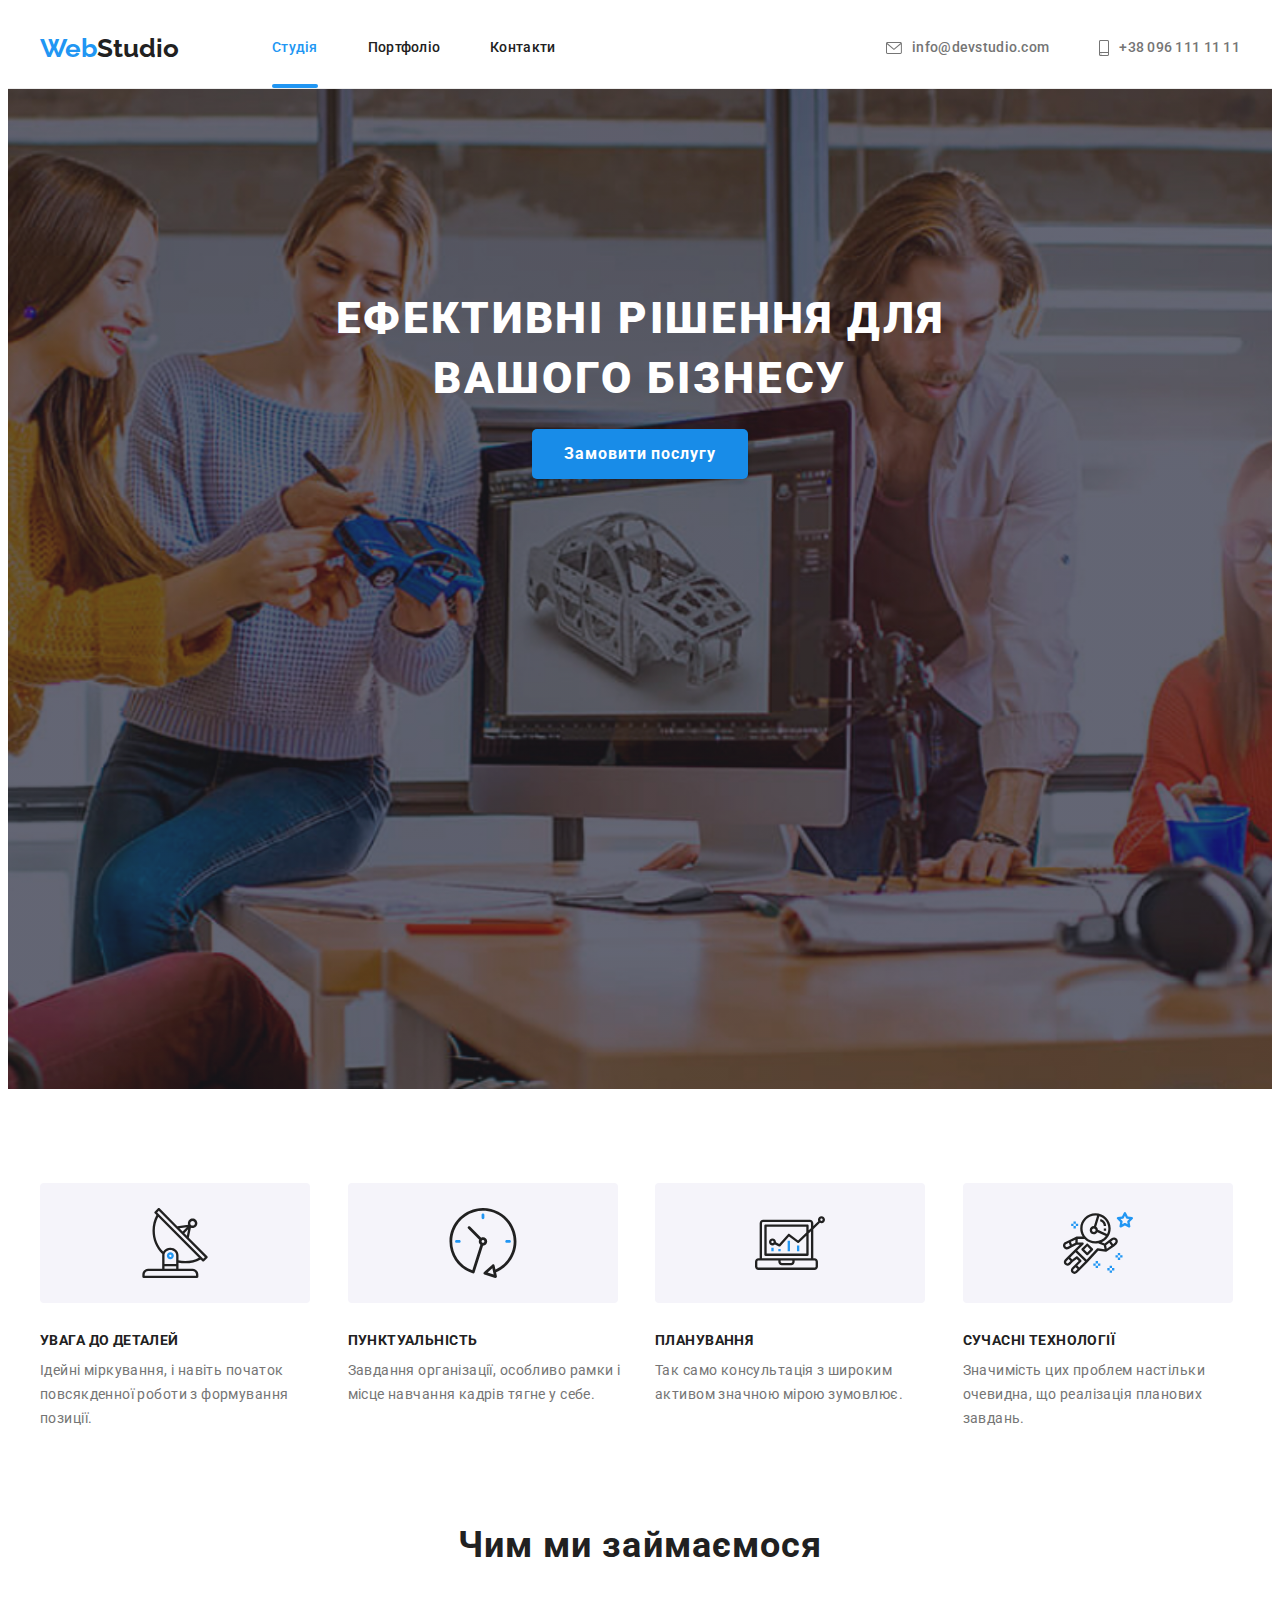
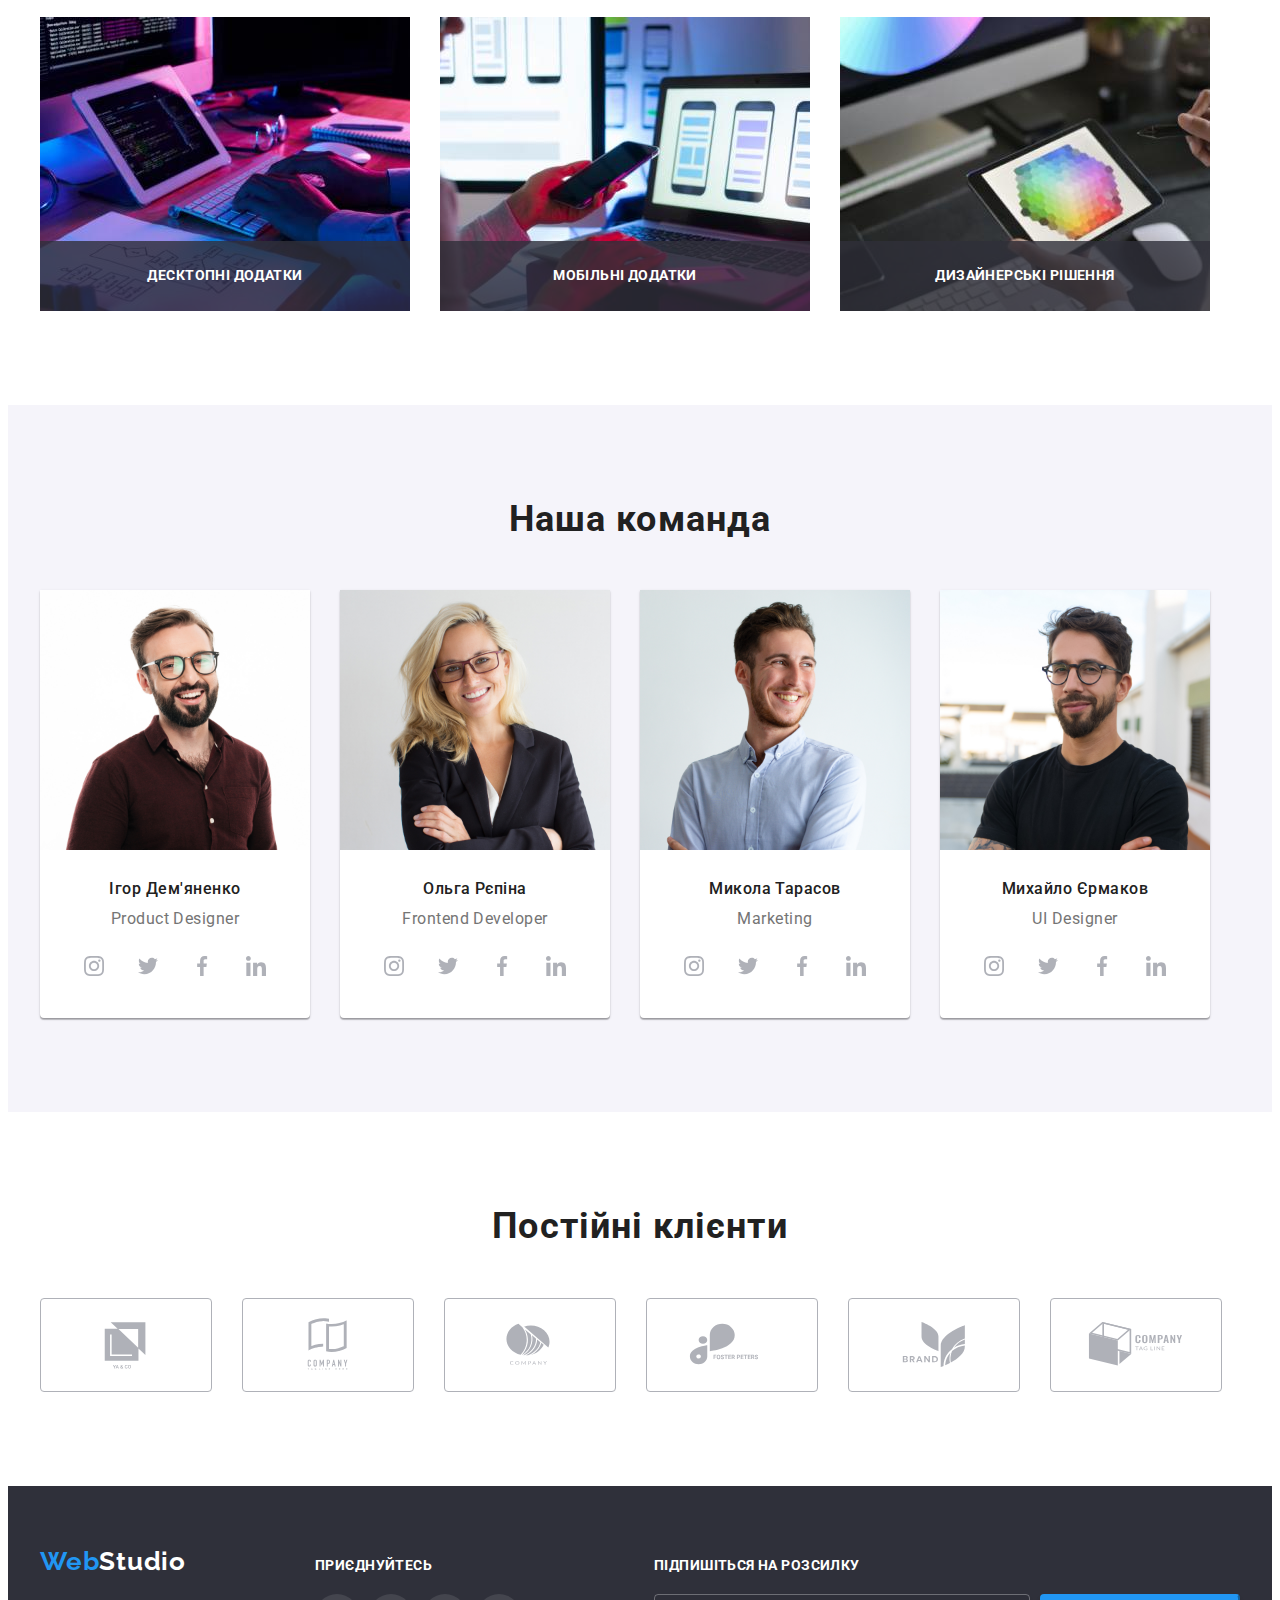
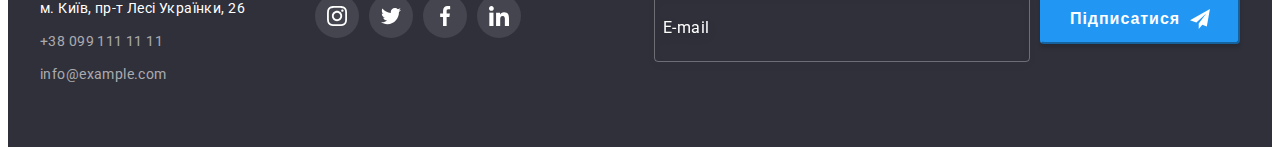
<file: index.html>
<!DOCTYPE html>
<html lang="uk">
  <head>
    <meta charset="UTF-8" />
    <meta http-equiv="X-UA-Compatible" content="IE=edge" />
    <meta name="viewport" content="width=device-width, initial-scale=1.0" />
    <link
      href="https://fonts.googleapis.com/css2?family=Raleway:wght@700&family=Roboto:wght@400;500;700;900&display=swap"
      rel="stylesheet"
    />
    <link
      rel="stylesheet"
      href="https://cdnjs.cloudflare.com/ajax/libs/modern-normalize/1.1.0/modern-normalize.min.css"
      integrity="sha512-wpPYUAdjBVSE4KJnH1VR1HeZfpl1ub8YT/NKx4PuQ5NmX2tKuGu6U/JRp5y+Y8XG2tV+wKQpNHVUX03MfMFn9Q=="
      crossorigin="anonymous"
      referrerpolicy="no-referrer"
    />
    <link rel="stylesheet" href="./css/styles.css" />
    <title>Document</title>
  </head>

  <body>
    <header class="header">
      <div class="container">
        <a class="web-studio link" href="./index.html" lang="en">
          Web<span class="studio">Studio</span></a
        >
        <nav class="header-nav">
          <ul class="header-list list">
            <li class="header-list-item list">
              <a href="" class="header-link current-page link">Студія</a>
            </li>
            <li class="header-list-item">
              <a href="./portfolio.html" class="header-link link">Портфоліо</a>
            </li>
            <li class="header-list-item list">
              <a href="" class="header-link link">Контакти</a>
            </li>
          </ul>
        </nav>
        <ul class="contacts list">
          <li class="contacts-item list">
            <a href="mailto:info@devstudio.com" class="header-mail link"
              ><svg width="16" height="12" class="contacts-icon">
                <use
                  href="./images/icomoon (1)/contacts.svg#icon-mail"
                ></use></svg
              >info@devstudio.com
            </a>
          </li>
          <li class="contacts-item list">
            <a href="tel:+380961111111" class="header-tel link"
              ><svg width="10" height="16" class="contacts-icon">
                <use
                  href="./images/icomoon (1)/contacts.svg#icon-phone"
                ></use></svg
              >+38 096 111 11 11</a
            >
          </li>
        </ul>
      </div>
    </header>
    <main>
      <section class="hero">
        <div class="container">
          <h1 class="features-main">Ефективні рішення для вашого бізнесу</h1>
          <button type="button" class="button" data-modal-open>
            Замовити послугу
          </button>
        </div>
      </section>
      <section class="page-sections">
        <div class="container">
          <h2 class="visually-hidden">Наші особливості</h2>
          <ul class="features-list list">
            <li class="features-item">
              <div class="page-icons">
                <svg class="page-social-icon" width="70" height="70">
                  <use
                    href="./images/icomoon 6/Features.svg#icon-antenna"
                  ></use>
                </svg>
              </div>
              <h3 class="features-sub-title">Увага до деталей</h3>
              <p class="features-description">
                Ідейні міркування, і навіть початок повсякденної роботи з
                формування позиції.
              </p>
            </li>
            <li class="features-item">
              <div class="page-icons">
                <svg class="page-social-icon" width="70" height="70">
                  <use href="./images/icomoon 6/Features.svg#icon-clock"></use>
                </svg>
              </div>
              <h3 class="features-sub-title">Пунктуальність</h3>
              <p class="features-description">
                Завдання організації, особливо рамки і місце навчання кадрів
                тягне у себе.
              </p>
            </li>
            <li class="features-item">
              <div class="page-icons">
                <svg class="page-social-icon" width="70" height="70">
                  <use
                    href="./images/icomoon 6/Features.svg#icon-diagram"
                  ></use>
                </svg>
              </div>
              <h3 class="features-sub-title">Планування</h3>
              <p class="features-description">
                Так само консультація з широким активом значною мірою зумовлює.
              </p>
            </li>
            <li class="features-item">
              <div class="page-icons">
                <svg class="page-social-icon" width="70" height="70">
                  <use
                    href="./images/icomoon 6/Features.svg#icon-astronaut"
                  ></use>
                </svg>
              </div>
              <h3 class="features-sub-title">Сучасні технології</h3>
              <p class="features-description">
                Значимість цих проблем настільки очевидна, що реалізація
                планових завдань.
              </p>
            </li>
          </ul>
        </div>
      </section>
      <section class="our-job page-sections">
        <div class="container">
          <h2 class="our-job-title">Чим ми займаємося</h2>
          <ul class="our-job-list list">
            <li class="our-job-item">
              <img
                src="./images/img-1.jpg"
                alt="software development"
                width="370"
                height="294"
              />
              <p class="our-job-element">Десктопні додатки</p>
            </li>
            <li class="our-job-item">
              <img
                src="./images/img-2.jpg"
                alt="mobile application testing"
                width="370"
                height="294"
              />
              <p class="our-job-element">Мобільні додатки</p>
            </li>
            <li class="our-job-item">
              <img
                src="./images/img-3.jpg"
                alt="working with the color palette"
                width="370"
                height="294"
              />
              <p class="our-job-element">Дизайнерські рішення</p>
            </li>
          </ul>
        </div>
      </section>
      <section class="our-team page-sections">
        <div class="container">
          <h2 class="our-team-title">Наша команда</h2>
          <ul class="our-team-list list">
            <li class="our-team-item">
              <img
                src="./images/img-4.jpg"
                alt="product designer"
                width="270"
                height="260"
              />
              <div class="team-box">
                <h3 class="emoloyees">Ігор Дем'яненко</h3>
                <p lang="en" class="position">Product Designer</p>
                <ul class="team-social list">
                  <li class="team-social-item">
                    <a href="" class="team-social-link link">
                      <svg class="team-social-icon" width="20" height="20">
                        <use
                          href="./images/icomoon/symbol-defs.svg#icon-instagram"
                        ></use>
                      </svg>
                    </a>
                  </li>
                  <li class="team-social-item">
                    <a href="" class="team-social-link link">
                      <svg class="team-social-icon" width="20" height="20">
                        <use
                          href="./images/icomoon/symbol-defs.svg#icon-twitter"
                        ></use>
                      </svg>
                    </a>
                  </li>
                  <li class="team-social-item">
                    <a href="" class="team-social-link link">
                      <svg class="team-social-icon" width="20" height="20">
                        <use
                          href="./images/icomoon/symbol-defs.svg#icon-facebook"
                        ></use>
                      </svg>
                    </a>
                  </li>
                  <li class="team-social-item">
                    <a href="" class="team-social-link link">
                      <svg class="team-social-icon" width="20" height="20">
                        <use
                          href="./images/icomoon/symbol-defs.svg#icon-linkedin"
                        ></use>
                      </svg>
                    </a>
                  </li>
                </ul>
              </div>
            </li>
            <li class="our-team-item">
              <img
                src="./images/img-5.jpg"
                alt="frontend developer"
                width="270"
                height="260"
              />
              <div class="team-box">
                <h3 class="emoloyees">Ольга Рєпіна</h3>
                <p lang="en" class="position">Frontend Developer</p>
                <ul class="team-social list">
                  <li class="team-social-item">
                    <a href="" class="team-social-link link">
                      <svg class="team-social-icon" width="20" height="20">
                        <use
                          href="./images/icomoon/symbol-defs.svg#icon-instagram"
                        ></use>
                      </svg>
                    </a>
                  </li>
                  <li class="team-social-item">
                    <a href="" class="team-social-link link">
                      <svg class="team-social-icon" width="20" height="20">
                        <use
                          href="./images/icomoon/symbol-defs.svg#icon-twitter"
                        ></use>
                      </svg>
                    </a>
                  </li>
                  <li class="team-social-item">
                    <a href="" class="team-social-link link">
                      <svg class="team-social-icon" width="20" height="20">
                        <use
                          href="./images/icomoon/symbol-defs.svg#icon-facebook"
                        ></use>
                      </svg>
                    </a>
                  </li>
                  <li class="team-social-item">
                    <a href="" class="team-social-link link">
                      <svg class="team-social-icon" width="20" height="20">
                        <use
                          href="./images/icomoon/symbol-defs.svg#icon-linkedin"
                        ></use>
                      </svg>
                    </a>
                  </li>
                </ul>
              </div>
            </li>
            <li class="our-team-item">
              <img
                src="./images/img-6.jpg"
                alt="marketing"
                width="270"
                height="260"
              />
              <div class="team-box">
                <h3 class="emoloyees">Микола Тарасов</h3>
                <p lang="en" class="position">Marketing</p>
                <ul class="team-social list">
                  <li class="team-social-item">
                    <a href="" class="team-social-link link">
                      <svg class="team-social-icon" width="20" height="20">
                        <use
                          href="./images/icomoon/symbol-defs.svg#icon-instagram"
                        ></use>
                      </svg>
                    </a>
                  </li>
                  <li class="team-social-item">
                    <a href="" class="team-social-link link">
                      <svg class="team-social-icon" width="20" height="20">
                        <use
                          href="./images/icomoon/symbol-defs.svg#icon-twitter"
                        ></use>
                      </svg>
                    </a>
                  </li>
                  <li class="team-social-item">
                    <a href="" class="team-social-link link">
                      <svg class="team-social-icon" width="20" height="20">
                        <use
                          href="./images/icomoon/symbol-defs.svg#icon-facebook"
                        ></use>
                      </svg>
                    </a>
                  </li>
                  <li class="team-social-item">
                    <a href="" class="team-social-link link">
                      <svg class="team-social-icon" width="20" height="20">
                        <use
                          href="./images/icomoon/symbol-defs.svg#icon-linkedin"
                        ></use>
                      </svg>
                    </a>
                  </li>
                </ul>
              </div>
            </li>
            <li class="our-team-item">
              <img
                src="./images/img-7.jpg"
                alt="ul designer"
                width="270"
                height="260"
              />
              <div class="team-box">
                <h3 class="emoloyees">Михайло Єрмаков</h3>
                <p lang="en" class="position">UI Designer</p>
                <ul class="team-social list">
                  <li class="team-social-item">
                    <a href="" class="team-social-link link">
                      <svg class="team-social-icon" width="20" height="20">
                        <use
                          href="./images/icomoon/symbol-defs.svg#icon-instagram"
                        ></use>
                      </svg>
                    </a>
                  </li>
                  <li class="team-social-item">
                    <a href="" class="team-social-link link">
                      <svg class="team-social-icon" width="20" height="20">
                        <use
                          href="./images/icomoon/symbol-defs.svg#icon-twitter"
                        ></use>
                      </svg>
                    </a>
                  </li>
                  <li class="team-social-item">
                    <a href="" class="team-social-link link">
                      <svg class="team-social-icon" width="20" height="20">
                        <use
                          href="./images/icomoon/symbol-defs.svg#icon-facebook"
                        ></use>
                      </svg>
                    </a>
                  </li>
                  <li class="team-social-item">
                    <a href="" class="team-social-link link">
                      <svg class="team-social-icon" width="20" height="20">
                        <use
                          href="./images/icomoon/symbol-defs.svg#icon-linkedin"
                        ></use>
                      </svg>
                    </a>
                  </li>
                </ul>
              </div>
            </li>
          </ul>
        </div>
      </section>
      <section class="regular-clients">
        <div class="container">
          <h2 class="regular-clients-title">Постійні клієнти</h2>
          <ul class="regular-clients-list list">
            <li class="regular-clients-item">
              <a href="" class="regular-clients-link link">
                <svg class="regular-clients-icon" width="106" height="60">
                  <use href="./images/icomoon 3/clients.svg#icon-Logo1"></use>
                </svg>
              </a>
            </li>
            <li class="regular-clients-item">
              <a href="" class="regular-clients-link link">
                <svg class="regular-clients-icon" width="106" height="60">
                  <use href="./images/icomoon 3/clients.svg#icon-Logo2"></use>
                </svg>
              </a>
            </li>
            <li class="regular-clients-item">
              <a href="" class="regular-clients-link link">
                <svg class="regular-clients-icon" width="106" height="60">
                  <use href="./images/icomoon 3/clients.svg#icon-Logo3"></use>
                </svg>
              </a>
            </li>
            <li class="regular-clients-item">
              <a href="" class="regular-clients-link link">
                <svg class="regular-clients-icon" width="106" height="60">
                  <use href="./images/icomoon 3/clients.svg#icon-Logo4"></use>
                </svg>
              </a>
            </li>
            <li class="regular-clients-item">
              <a href="" class="regular-clients-link link">
                <svg class="regular-clients-icon" width="106" height="60">
                  <use href="./images/icomoon 3/clients.svg#icon-Logo5"></use>
                </svg>
              </a>
            </li>
            <li class="regular-clients-item">
              <a href="" class="regular-clients-link link">
                <svg class="regular-clients-icon" width="106" height="60">
                  <use href="./images/icomoon 3/clients.svg#icon-Logo6"></use>
                </svg>
              </a>
            </li>
          </ul>
        </div>
      </section>
    </main>
    <footer class="footer">
      <div class="container">
        <div class="footer-contacts">
          <a href="./index.html" lang="en" class="footer-logo"
            >Web<span class="studio-footer link">Studio</span></a
          >
          <address class="address">
            <ul class="footer-list list">
              <li class="footer-address">м. Київ, пр-т Лесі Українки, 26</li>
              <li class="footer-item">
                <a href="tel:+380991111111" class="footer-tel link"
                  >+38 099 111 11 11</a
                >
              </li>
              <li class="footer-item">
                <a href="mailto:info@example.com" class="footer-mail link"
                  >info@example.com</a
                >
              </li>
            </ul>
          </address>
        </div>
        <div class="join-us">
          <p class="join-us-title">приєднуйтесь</p>
          <ul class="join-us-list list">
            <li class="join-us-item">
              <a href="" class="join-us-link link">
                <svg class="join-us-icon" width="20" height="20">
                  <use
                    href="./images/icomoon 4/join-us.svg#icon-instagram-2"
                  ></use>
                </svg>
              </a>
            </li>
            <li class="join-us-item">
              <a href="" class="join-us-link link">
                <svg class="join-us-icon" width="20" height="20">
                  <use
                    href="./images/icomoon 4/join-us.svg#icon-twitter-2"
                  ></use>
                </svg>
              </a>
            </li>
            <li class="join-us-item">
              <a href="" class="join-us-link link">
                <svg class="join-us-icon" width="20" height="20">
                  <use
                    href="./images/icomoon 4/join-us.svg#icon-facebook-2"
                  ></use>
                </svg>
              </a>
            </li>
            <li class="join-us-item">
              <a href="" class="join-us-link link">
                <svg class="join-us-icon" width="20" height="20">
                  <use
                    href="./images/icomoon 4/join-us.svg#icon-linkedin-2"
                  ></use>
                </svg>
              </a>
            </li>
          </ul>
        </div>
        <div class="subscribe">
          <p class="subscribe-text">Підпишіться на розсилку</p>
          <form class="subscribe-form">
            <input
              type="email"
              class="subscribe-input"
              name="email"
              placeholder="E-mail"
            />
            <button type="submit" class="subscribe-button">
              Підписатися
              <svg class="subscribe-icon" width="24" height="24">
                <use href="./images/symbol-defs.svg#icon-telegram"></use>
              </svg>
            </button>
          </form>
        </div>
      </div>
    </footer>
    <div class="backdrop is-hidden" data-modal>
      <div class="modal">
        <button type="button" class="close-button" data-modal-close>
          <svg class="close-icon" width="11" height="11">
            <use href="./images/icomoon 8/symbol-defs.svg#icon-close"></use>
          </svg>
        </button>
        <strong class="modal-title">
          Залиште свої дані, ми вам передзвонимо</strong
        >
        <form class="modal-form">
          <div class="modal-window">
            <label class="modal-label" for="user-name">Ім'я</label>
            <div class="modal-icon">
              <input
                type="text"
                class="modal-input"
                name="name"
                id="user-name"
              />
              <svg class="icon-input" width="18" height="18">
                <use href="./images/symbol-defs.svg#icon-person"></use>
              </svg>
            </div>
          </div>
          <div class="modal-window">
            <label class="modal-label" for="user-tel">Телефон</label>
            <div class="modal-icon">
              <input type="tel" class="modal-input" name="tel" id="user-tel" />
              <svg class="icon-input" width="18" height="18">
                <use href="./images/symbol-defs.svg#icon-tel"></use>
              </svg>
            </div>
          </div>
          <div class="modal-window">
            <label class="modal-label" for="user-email">Пошта</label>
            <div class="modal-icon">
              <input
                type="email"
                class="modal-input"
                name="email"
                id="user-email"
              />
              <svg class="icon-input" width="18" height="18">
                <use href="./images/symbol-defs.svg#icon-email"></use>
              </svg>
            </div>
          </div>
          <div class="modal-window">
            <label class="modal-label" for="user-comment">Коментар</label>
            <textarea
              name="user-comment"
              id="user-comment"
              placeholder="Введіть текст"
              class="modal-comment"
            ></textarea>
          </div>

          <div class="checkbox">
            <input
              class="checkbox-input visually-hidden"
              type="checkbox"
              name="checkbox"
              id="checkbox"
              value="true"
            />
            <label class="modal-checkbox" for="checkbox">
              <span class="icon-checkbox">
                <svg class="icon-check" width="11" height="8">
                  <use href="./images/symbol-defs.svg#icon-check"></use>
                </svg>
              </span>
              <!-- <span class="checkbox-link-span"> -->
              Погоджуюся з розсилкою та приймаю
              <a href="" class="checkbox-link">Умови договору</a>
              <!-- </span> -->
            </label>
          </div>
          <div class="send-button">
            <button type="submit" class="checkbox-button">Відправити</button>
          </div>
        </form>
      </div>
    </div>
    <script src="./js/modal.js"></script>
  </body>
</html>
</file>
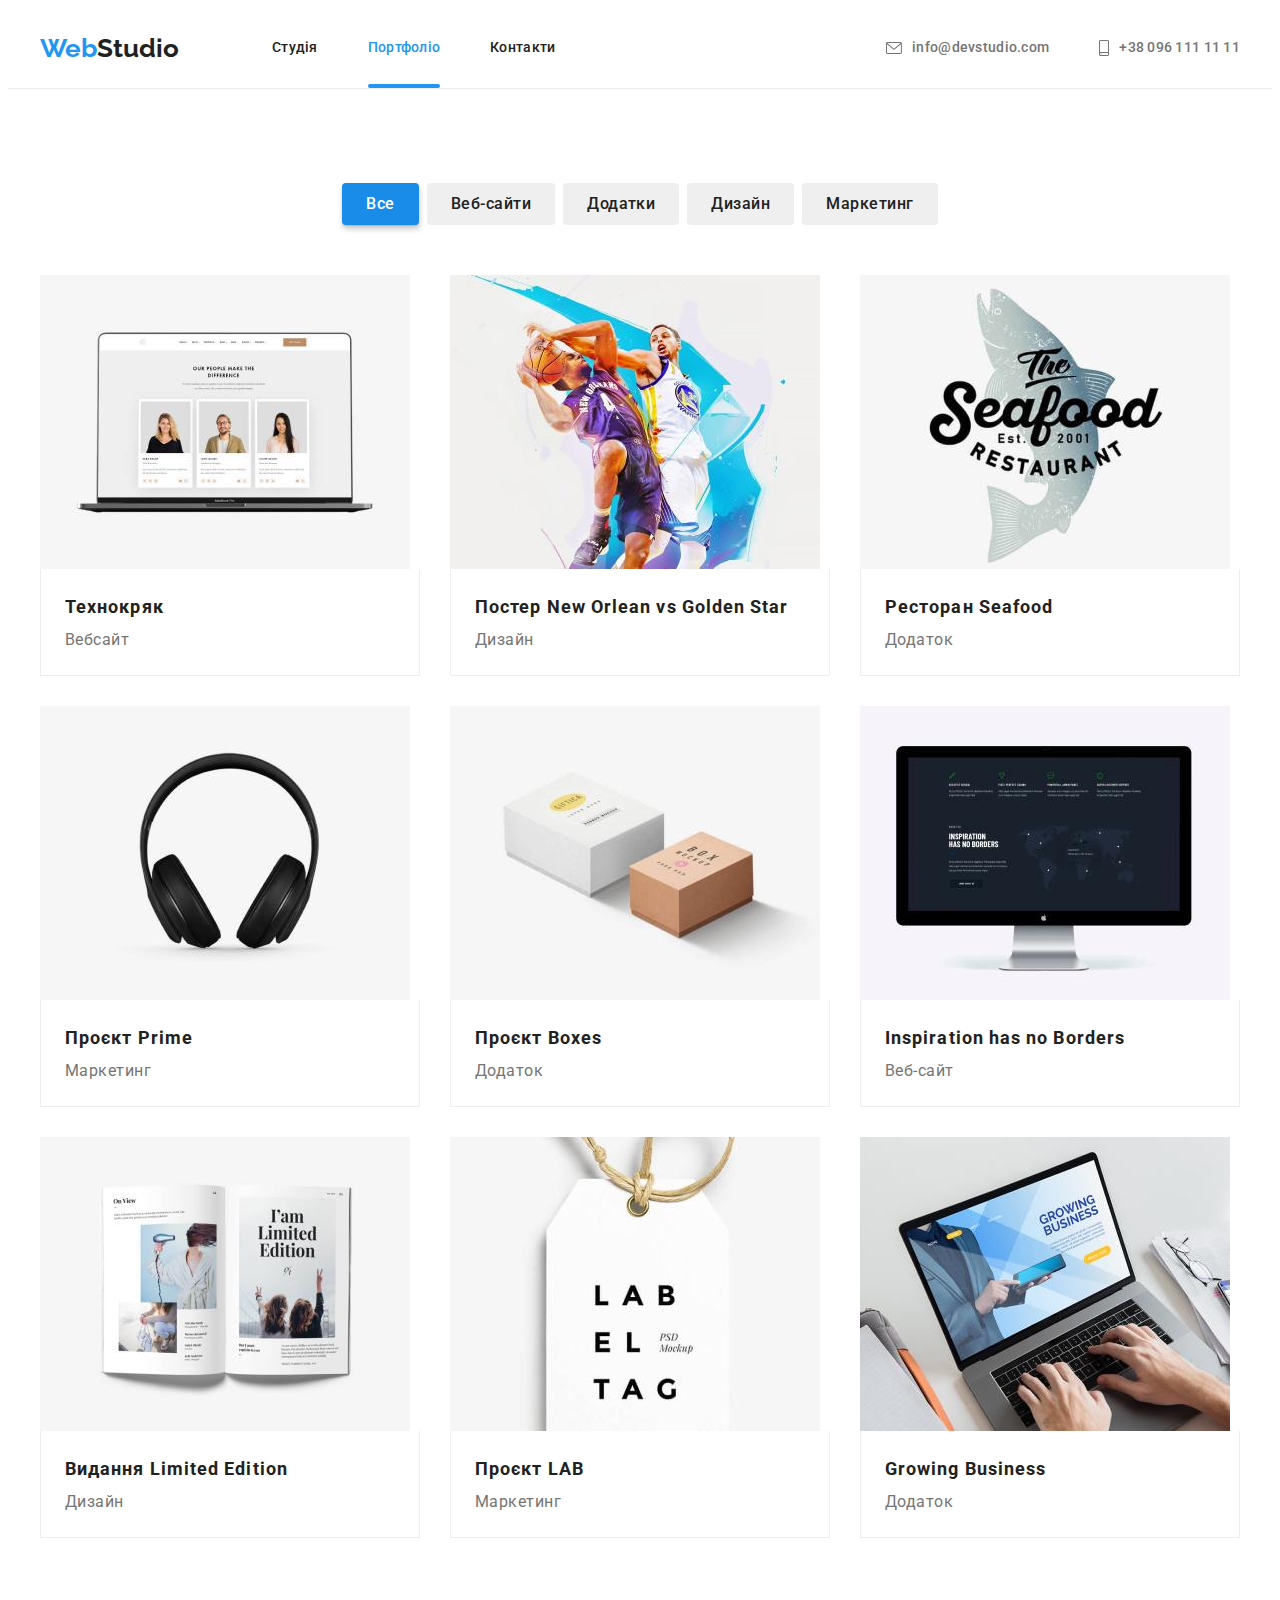
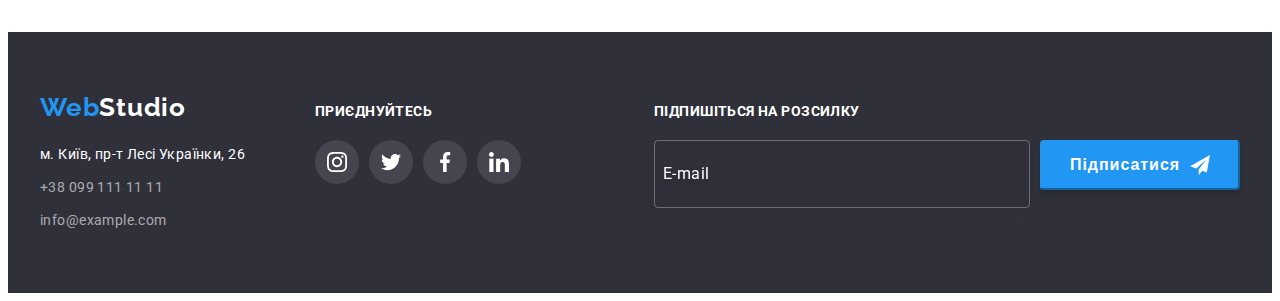
<file: portfolio.html>
<!DOCTYPE html>
<html lang="uk">
  <head>
    <meta charset="UTF-8" />
    <meta http-equiv="X-UA-Compatible" content="IE=edge" />
    <meta name="viewport" content="width=device-width, initial-scale=1.0" />
    <link
      href="https://fonts.googleapis.com/css2?family=Raleway:wght@700&family=Roboto:wght@400;500;700;900&display=swap"
      rel="stylesheet"
    />
    <link
      rel="stylesheet"
      href="https://cdnjs.cloudflare.com/ajax/libs/modern-normalize/1.1.0/modern-normalize.min.css"
      integrity="sha512-wpPYUAdjBVSE4KJnH1VR1HeZfpl1ub8YT/NKx4PuQ5NmX2tKuGu6U/JRp5y+Y8XG2tV+wKQpNHVUX03MfMFn9Q=="
      crossorigin="anonymous"
      referrerpolicy="no-referrer"
    />
    <link rel="stylesheet" href="./css/styles.css" />
    <title>Document</title>
  </head>
  <body>
    <header class="header">
      <div class="container">
        <a class="web-studio link" href="./index.html" lang="en">
          Web<span class="studio link">Studio</span></a
        >
        <nav class="header-nav">
          <ul class="header-list list">
            <li class="header-list-item">
              <a href="./index.html" class="header-link link">Студія</a>
            </li>
            <li class="header-list-item">
              <a href="./portfolio.html" class="header-link current-page link"
                >Портфоліо</a
              >
            </li>
            <li class="header-list-item">
              <a href="" class="header-link link">Контакти</a>
            </li>
          </ul>
        </nav>
        <ul class="contacts list">
          <li class="contacts-item list">
            <a href="mailto:info@devstudio.com" class="header-mail link"
              ><svg width="16" height="12" class="contacts-icon">
                <use
                  href="./images/icomoon (1)/contacts.svg#icon-mail"
                ></use></svg
              >info@devstudio.com
            </a>
          </li>
          <li class="contacts-item list">
            <a href="tel:+380961111111" class="header-tel link"
              ><svg width="10" height="16" class="contacts-icon">
                <use
                  href="./images/icomoon (1)/contacts.svg#icon-phone"
                ></use></svg
              >+38 096 111 11 11</a
            >
          </li>
        </ul>
      </div>
    </header>
    <main>
      <section class="page-sections">
        <div class="container">
          <h1 class="visually-hidden">menu</h1>
          <ul class="menu-list list">
            <li class="menu-item">
              <button type="button" class="menu-button current-button">
                Все
              </button>
            </li>
            <li class="menu-item">
              <button type="button" class="menu-button">Веб-сайти</button>
            </li>
            <li class="menu-item">
              <button type="button" class="menu-button">Додатки</button>
            </li>
            <li class="menu-item">
              <button type="button" class="menu-button">Дизайн</button>
            </li>
            <li class="menu-item">
              <button type="button" class="menu-button">Маркетинг</button>
            </li>
          </ul>
          <ul class="projects-list list">
            <li class="project-item">
              <a href="" class="portfolio-icon link">
                <div class="portfolio-overlay">
                  <img
                    src="./images/технокряк.jpg"
                    alt="employees"
                    width="370"
                    height="294"
                  />
                  <p class="portfolio-text">
                    Ресурс пропонує комплексні пропозиції з різним рівнем
                    функціоналу та сервісів. Все це дозволить відвідувачу
                    отримати вичерпні відомості про компанію чи приватну особу.
                  </p>
                </div>

                <div class="portfolio-box">
                  <h2 class="projects-title">Технокряк</h2>
                  <p id="websites" class="project-description">Вебсайт</p>
                </div>
              </a>
            </li>
            <li class="project-item">
              <a href="" class="portfolio-icon link">
                <div class="portfolio-overlay">
                  <img
                    src="./images/постер.jpg"
                    alt="basketball"
                    width="370"
                    height="294"
                  />
                  <p class="portfolio-text">
                    Ресурс пропонує комплексні пропозиції з різним рівнем
                    функціоналу та сервісів. Все це дозволить відвідувачу
                    отримати вичерпні відомості про компанію чи приватну особу.
                  </p>
                </div>

                <div class="portfolio-box">
                  <h2 class="projects-title">
                    Постер <span lang="en">New Orlean vs Golden Star</span>
                  </h2>
                  <p class="project-description">Дизайн</p>
                </div>
              </a>
            </li>
            <li class="project-item">
              <a href="" class="portfolio-icon link">
                <div class="portfolio-overlay">
                  <img
                    src="./images/ресторан.jpg"
                    alt="restaurant seafood"
                    width="370"
                    height="294"
                  />
                  <p class="portfolio-text">
                    Ресурс пропонує комплексні пропозиції з різним рівнем
                    функціоналу та сервісів. Все це дозволить відвідувачу
                    отримати вичерпні відомості про компанію чи приватну особу.
                  </p>
                </div>

                <div class="portfolio-box">
                  <h2 class="projects-title">
                    Ресторан <span lang="en">Seafood</span>
                  </h2>
                  <p class="project-description">Додаток</p>
                </div>
              </a>
            </li>
            <li class="project-item">
              <a href="" class="portfolio-icon link">
                <div class="portfolio-overlay">
                  <img
                    src="./images/prime.jpg"
                    alt="headphone"
                    width="370"
                    height="294"
                  />
                  <p class="portfolio-text">
                    Ресурс пропонує комплексні пропозиції з різним рівнем
                    функціоналу та сервісів. Все це дозволить відвідувачу
                    отримати вичерпні відомості про компанію чи приватну особу.
                  </p>
                </div>

                <div class="portfolio-box">
                  <h2 class="projects-title">
                    Проєкт <span lang="en">Prime</span>
                  </h2>
                  <p class="project-description">Маркетинг</p>
                </div>
              </a>
            </li>
            <li class="project-item">
              <a href="" class="portfolio-icon link">
                <div class="portfolio-overlay">
                  <img
                    src="./images/boxes.jpg"
                    alt="boxes"
                    width="370"
                    height="294"
                  />
                  <p class="portfolio-text">
                    Ресурс пропонує комплексні пропозиції з різним рівнем
                    функціоналу та сервісів. Все це дозволить відвідувачу
                    отримати вичерпні відомості про компанію чи приватну особу.
                  </p>
                </div>

                <div class="portfolio-box">
                  <h2 class="projects-title">
                    Проєкт <span lang="en">Boxes</span>
                  </h2>
                  <p class="project-description">Додаток</p>
                </div>
              </a>
            </li>
            <li class="project-item">
              <a href="" class="portfolio-icon link">
                <div class="portfolio-overlay">
                  <img
                    src="./images/inspiration.jpg"
                    alt="mac monitor"
                    width="370"
                    height="294"
                  />
                  <p class="portfolio-text">
                    Ресурс пропонує комплексні пропозиції з різним рівнем
                    функціоналу та сервісів. Все це дозволить відвідувачу
                    отримати вичерпні відомості про компанію чи приватну особу.
                  </p>
                </div>

                <div class="portfolio-box">
                  <h2 lang="en" class="projects-title">
                    Inspiration has no Borders
                  </h2>
                  <p class="project-description">Веб-сайт</p>
                </div>
              </a>
            </li>
            <li class="project-item">
              <a href="" class="portfolio-icon link">
                <div class="portfolio-overlay">
                  <img
                    src="./images/limited-edition.jpg"
                    alt="females-hair"
                    width="370"
                    height="294"
                  />
                  <p class="portfolio-text">
                    Ресурс пропонує комплексні пропозиції з різним рівнем
                    функціоналу та сервісів. Все це дозволить відвідувачу
                    отримати вичерпні відомості про компанію чи приватну особу.
                  </p>
                </div>

                <div class="portfolio-box">
                  <h2 class="projects-title">
                    Видання <span lang="en">Limited Edition</span>
                  </h2>
                  <p class="project-description">Дизайн</p>
                </div>
              </a>
            </li>
            <li class="project-item">
              <a href="" class="portfolio-icon link">
                <div class="portfolio-overlay">
                  <img
                    src="./images/lab.jpg"
                    alt="label"
                    width="370"
                    height="294"
                  />
                  <p class="portfolio-text">
                    Ресурс пропонує комплексні пропозиції з різним рівнем
                    функціоналу та сервісів. Все це дозволить відвідувачу
                    отримати вичерпні відомості про компанію чи приватну особу.
                  </p>
                </div>

                <div class="portfolio-box">
                  <h2 class="projects-title">
                    Проєкт <span lang="en">LAB</span>
                  </h2>
                  <p class="project-description">Маркетинг</p>
                </div>
              </a>
            </li>
            <li class="project-item">
              <a href="" class="portfolio-icon link">
                <div class="portfolio-overlay">
                  <img
                    src="./images/growing-bussness.jpg"
                    alt="arms on the laptop"
                    width="370"
                    height="294"
                  />
                  <p class="portfolio-text">
                    Ресурс пропонує комплексні пропозиції з різним рівнем
                    функціоналу та сервісів. Все це дозволить відвідувачу
                    отримати вичерпні відомості про компанію чи приватну особу.
                  </p>
                </div>

                <div class="portfolio-box">
                  <h2 lang="en" class="projects-title">Growing Business</h2>
                  <p class="project-description">Додаток</p>
                </div>
              </a>
            </li>
          </ul>
        </div>
      </section>
    </main>
    <footer class="footer">
      <div class="container">
        <div class="footer-contacts">
          <a href="./index.html" lang="en" class="footer-logo"
            >Web<span class="studio-footer link">Studio</span></a
          >
          <address class="address">
            <ul class="footer-list list">
              <li class="footer-address">м. Київ, пр-т Лесі Українки, 26</li>
              <li class="footer-item">
                <a href="tel:+380991111111" class="footer-tel link"
                  >+38 099 111 11 11</a
                >
              </li>
              <li class="footer-item">
                <a href="mailto:info@example.com" class="footer-mail link"
                  >info@example.com</a
                >
              </li>
            </ul>
          </address>
        </div>
        <div class="join-us">
          <p class="join-us-title">приєднуйтесь</p>
          <ul class="join-us-list list">
            <li class="join-us-item">
              <a href="" class="join-us-link link">
                <svg class="join-us-icon" width="20" height="20">
                  <use
                    href="./images/icomoon 4/join-us.svg#icon-instagram-2"
                  ></use>
                </svg>
              </a>
            </li>
            <li class="join-us-item">
              <a href="" class="join-us-link link">
                <svg class="join-us-icon" width="20" height="20">
                  <use
                    href="./images/icomoon 4/join-us.svg#icon-twitter-2"
                  ></use>
                </svg>
              </a>
            </li>
            <li class="join-us-item">
              <a href="" class="join-us-link link">
                <svg class="join-us-icon" width="20" height="20">
                  <use
                    href="./images/icomoon 4/join-us.svg#icon-facebook-2"
                  ></use>
                </svg>
              </a>
            </li>
            <li class="join-us-item">
              <a href="" class="join-us-link link">
                <svg class="join-us-icon" width="20" height="20">
                  <use
                    href="./images/icomoon 4/join-us.svg#icon-linkedin-2"
                  ></use>
                </svg>
              </a>
            </li>
          </ul>
        </div>
        <div class="subscribe">
          <p class="subscribe-text">Підпишіться на розсилку</p>
          <form class="subscribe-form">
            <input
              type="email"
              class="subscribe-input"
              name="email"
              placeholder="E-mail"
            />
            <button type="submit" class="subscribe-button">
              Підписатися
              <svg class="subscribe-icon" width="24" height="24">
                <use href="./images/symbol-defs.svg#icon-telegram"></use>
              </svg>
            </button>
          </form>
        </div>
      </div>
    </footer>
  </body>
</html>
</file>
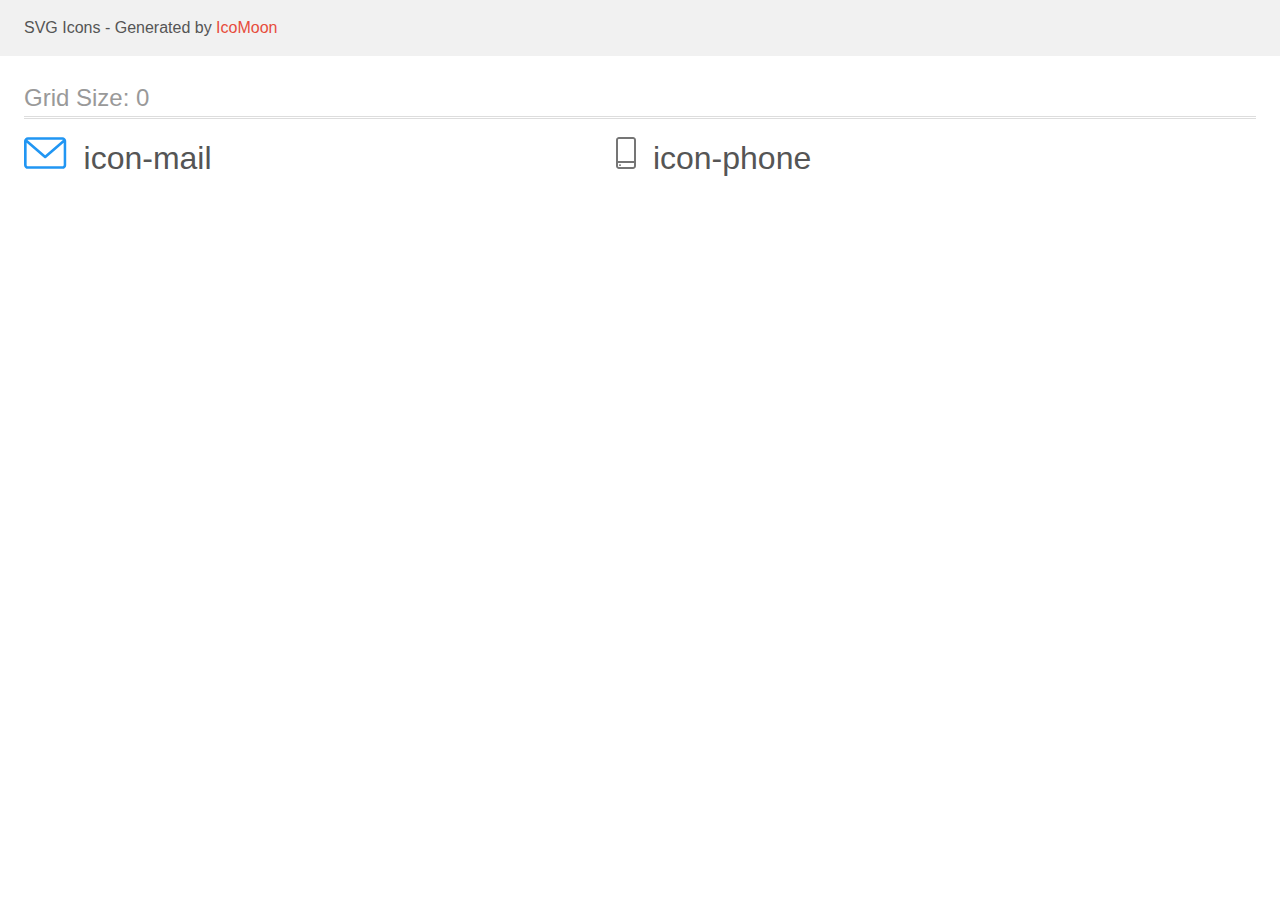
<file: images/icomoon (1)/demo.html>
<!doctype html>
<html>
<head>
    <title>IcoMoon - SVG Icons</title>
    <meta charset="utf-8">
    <meta name="viewport" content="width=device-width, initial-scale=1">
    <link rel="stylesheet" href="demo-files/demo.css">
    <link rel="stylesheet" href="style.css">
</head>
<body>
<svg aria-hidden="true" style="position: absolute; width: 0; height: 0; overflow: hidden;" version="1.1" xmlns="http://www.w3.org/2000/svg" xmlns:xlink="http://www.w3.org/1999/xlink">
<defs>
<symbol id="icon-mail" viewBox="0 0 43 32">
<path fill="#2196f3" style="fill: var(--color1, #2196f3)" d="M38.667 0h-34.667c-2.205 0-4 1.795-4 4v24c0 2.205 1.795 4 4 4h34.667c2.205 0 4-1.795 4-4v-24c0-2.205-1.795-4-4-4zM38.667 2.667c0.181 0 0.355 0.037 0.512 0.104l-17.845 15.467-17.845-15.467c0.151-0.065 0.327-0.104 0.512-0.104h34.667zM38.667 29.333h-34.667c-0.736 0-1.333-0.597-1.333-1.333v0-22.413l17.792 15.421c0.233 0.203 0.539 0.327 0.875 0.327s0.642-0.124 0.876-0.328l-0.002 0.001 17.792-15.421v22.413c0 0.736-0.597 1.333-1.333 1.333v0z"></path>
</symbol>
<symbol id="icon-phone" viewBox="0 0 20 32">
<path fill="#757575" style="fill: var(--color2, #757575)" d="M17 0h-14c-1.654 0-3 1.346-3 3v26c0 1.654 1.346 3 3 3h14c1.654 0 3-1.346 3-3v-26c0-1.654-1.346-3-3-3zM3 2h14c0.552 0 1 0.448 1 1v0 21h-16v-21c0-0.552 0.448-1 1-1v0zM17 30h-14c-0.552 0-1-0.448-1-1v0-3h16v3c0 0.552-0.448 1-1 1v0z"></path>
<path fill="#757575" style="fill: var(--color2, #757575)" d="M4.708 27.478c0.18 0.163 0.293 0.399 0.293 0.66s-0.113 0.497-0.292 0.659l-0.001 0.001c-0.186 0.17-0.435 0.275-0.708 0.275s-0.522-0.104-0.709-0.275l0.001 0.001c-0.18-0.163-0.293-0.399-0.293-0.66s0.113-0.497 0.292-0.659l0.001-0.001c0.186-0.17 0.435-0.275 0.708-0.275s0.522 0.104 0.709 0.275l-0.001-0.001z"></path>
</symbol>
</defs>
</svg>

<header class="bgc1 clearfix">
<div class="mhl">
    <p>SVG Icons - Generated by <a href="https://icomoon.io/app">IcoMoon</a></p>
</div>
</header>
    <div class="clearfix mhl ptl">
        <h1 class="mvm mtn fgc1">Grid Size: 0</h1>
        <div class="glyph fs1">
            <div class="clearfix pbs">
                <svg class="icon icon-mail"><use xlink:href="#icon-mail"></use></svg><span class="name"> icon-mail</span>
            </div>
        </div>
        <div class="glyph fs1">
            <div class="clearfix pbs">
                <svg class="icon icon-phone"><use xlink:href="#icon-phone"></use></svg><span class="name"> icon-phone</span>
            </div>
        </div>
  </div>
<script defer src="svgxuse.js"></script>
</body>
</html>
</file>
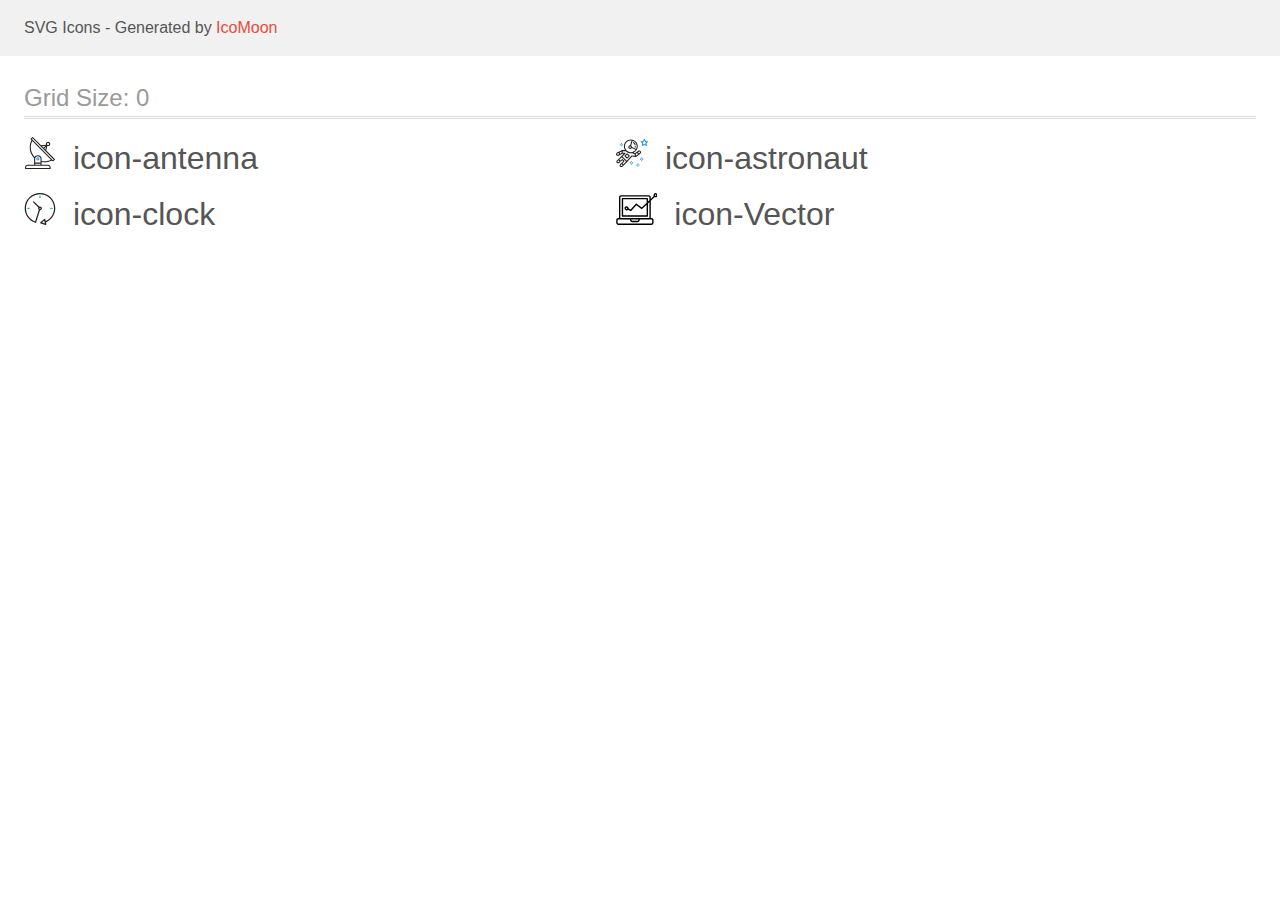
<file: images/icomoon 2/demo.html>
<!doctype html>
<html>
<head>
    <title>IcoMoon - SVG Icons</title>
    <meta charset="utf-8">
    <meta name="viewport" content="width=device-width, initial-scale=1">
    <link rel="stylesheet" href="demo-files/demo.css">
    <link rel="stylesheet" href="style.css">
</head>
<body>
<svg aria-hidden="true" style="position: absolute; width: 0; height: 0; overflow: hidden;" version="1.1" xmlns="http://www.w3.org/2000/svg" xmlns:xlink="http://www.w3.org/1999/xlink">
<defs>
<symbol id="icon-antenna" viewBox="0 0 32 32">
<path fill="#212121" style="fill: var(--color1, #212121)" d="M30.773 22.098l-8.443-8.505 0.937-4.616c0.225 0.090 0.485 0.144 0.758 0.146h0.007c0.008 0 0.017 0 0.026 0 1.192 0 2.159-0.967 2.159-2.159s-0.967-2.159-2.159-2.159c-1.192 0-2.159 0.967-2.159 2.159 0 0.259 0.046 0.508 0.13 0.739l-0.005-0.015-4.96 0.606-8.091-8.133c-0.096-0.098-0.229-0.159-0.376-0.16h-0c-0.14 0.001-0.274 0.057-0.373 0.155l-1.512 1.504c-0.096 0.097-0.156 0.23-0.156 0.377s0.060 0.281 0.156 0.377v0l0.814 0.825c-1.143 2.062-1.816 4.522-1.816 7.139 0 4.106 1.656 7.824 4.336 10.525l-0.001-0.001c0.043 0.041 0.092 0.074 0.146 0.097-0.032 0.164-0.051 0.353-0.052 0.546v6.188h-6.4c-1.472 0.001-2.666 1.194-2.667 2.666v1.067c0 0.295 0.239 0.534 0.534 0.534h24.534c0.294 0 0.533-0.239 0.533-0.534v-1.067c-0.002-1.472-1.195-2.665-2.666-2.666h-6.4v-2.742c1.003 0.21 2.024 0.317 3.049 0.32 2.58-0.003 5.005-0.663 7.117-1.822l-0.077 0.039 0.818 0.823c0.099 0.101 0.235 0.159 0.376 0.16 0.14-0.001 0.274-0.057 0.373-0.155l1.512-1.504c0.096-0.097 0.156-0.23 0.156-0.377s-0.060-0.281-0.156-0.377v0zM23.28 6.233c0.193-0.192 0.459-0.31 0.752-0.31 0.589 0 1.067 0.478 1.067 1.066s-0.477 1.066-1.067 1.066c-0 0-0 0-0 0h-0.004c-0.587-0.003-1.061-0.479-1.061-1.066 0-0.295 0.12-0.563 0.314-0.756l0-0h-0.002zM22.024 9.737l-0.598 2.946-1.175-1.183 1.774-1.763zM21.419 8.835l-1.92 1.909-1.486-1.493 3.406-0.416zM24.004 28.8c0.884 0 1.6 0.716 1.6 1.6v0 0.534h-23.466v-0.534c0-0.884 0.716-1.6 1.6-1.6v0h20.267zM16.538 26.666v1.067h-5.334v-1.067h5.334zM11.204 25.6v-4.053c0-1.294 1.196-2.346 2.667-2.346s2.667 1.053 2.667 2.346v4.053h-5.334zM17.604 23.904v-2.357c0-1.882-1.675-3.413-3.733-3.413-0.017-0-0.038-0-0.058-0-1.353 0-2.54 0.707-3.213 1.771l-0.009 0.016c-2.36-2.482-3.812-5.846-3.812-9.55 0-2.314 0.567-4.496 1.569-6.414l-0.036 0.077 18.602 18.709c-1.823 0.947-3.979 1.502-6.266 1.502-1.079 0-2.128-0.124-3.136-0.357l0.093 0.018zM28.893 23.22l-21.057-21.181 0.754-0.752 7.935 7.98c0.004 0 0.006 0.007 0.010 0.010l13.114 13.191-0.757 0.752z"></path>
<path fill="#2196f3" style="fill: var(--color2, #2196f3)" d="M13.876 20.267h-0.005c-0.001 0-0.002 0-0.002 0-0.884 0-1.6 0.716-1.6 1.6s0.715 1.599 1.597 1.6h0.005c0.001 0 0.001 0 0.002 0 0.884 0 1.6-0.716 1.6-1.6s-0.715-1.599-1.598-1.6h-0zM14.249 22.245c-0.096 0.096-0.229 0.155-0.376 0.155-0.295 0-0.534-0.239-0.534-0.534s0.238-0.533 0.532-0.533h0c0.293 0.001 0.531 0.239 0.531 0.533 0 0.148-0.060 0.282-0.157 0.378l-0 0h0.005z"></path>
</symbol>
<symbol id="icon-astronaut" viewBox="0 0 32 32">
<path fill="#2196f3" style="fill: var(--color2, #2196f3)" d="M31.974 4.524c-0.064-0.191-0.227-0.332-0.427-0.362l-0.003-0-1.911-0.278-0.855-1.731c-0.179-0.365-0.777-0.365-0.956 0l-0.855 1.731-1.911 0.278c-0.26 0.039-0.457 0.26-0.457 0.528 0 0.15 0.062 0.285 0.161 0.382l1.383 1.348-0.326 1.903c-0.034 0.2 0.048 0.402 0.212 0.522 0.166 0.12 0.383 0.135 0.562 0.040l1.709-0.899 1.709 0.899c0.072 0.038 0.157 0.061 0.247 0.061 0.295 0 0.534-0.239 0.534-0.534 0-0.031-0.003-0.062-0.008-0.092l0 0.003-0.326-1.903 1.383-1.348c0.099-0.097 0.161-0.233 0.161-0.382 0-0.059-0.009-0.115-0.027-0.168l0.001 0.004zM29.511 5.851c-0.126 0.122-0.183 0.299-0.153 0.472l0.191 1.114-1-0.526c-0.072-0.039-0.158-0.062-0.249-0.062s-0.177 0.023-0.252 0.063l0.003-0.001-1 0.526 0.191-1.114c0.005-0.027 0.008-0.059 0.008-0.091 0-0.149-0.061-0.285-0.16-0.381l-0-0-0.811-0.79 1.119-0.162c0.174-0.025 0.324-0.134 0.402-0.292l0.5-1.013 0.5 1.013c0.078 0.158 0.228 0.267 0.402 0.292l1.119 0.162-0.809 0.79zM26.134 20.522h-1.067v1.067h1.067v-1.067zM26.134 22.656h-1.067v1.066h1.067v-1.066zM27.2 21.589h-1.067v1.067h1.067v-1.067zM25.067 21.589h-1.067v1.067h1.067v-1.067zM22.4 26.389h-1.067v1.067h1.067v-1.067zM22.4 28.523h-1.067v1.067h1.067v-1.067zM23.467 27.456h-1.067v1.067h1.067v-1.067zM21.334 27.456h-1.067v1.067h1.067v-1.067zM16 24.256h-1.066v1.067h1.066v-1.067zM16 26.389h-1.066v1.067h1.066v-1.067zM17.067 25.322h-1.067v1.067h1.067v-1.067zM14.934 25.322h-1.067v1.067h1.067v-1.067zM5.867 6.122h-1.066v1.066h1.066v-1.066zM5.867 8.256h-1.066v1.066h1.066v-1.066zM6.933 7.189h-1.067v1.067h1.066v-1.067zM4.8 7.189h-1.067v1.067h1.067v-1.067z"></path>
<path fill="#212121" style="fill: var(--color1, #212121)" d="M24.715 14.16c-0.28-0.376-0.698-0.636-1.179-0.703l-0.009-0.001c-0.076-0.012-0.164-0.018-0.254-0.018-0.411 0-0.789 0.139-1.090 0.373l0.004-0.003-1.253 0.96-1.898 1.417-1.358-0.541c2.421-1.086 4.113-3.508 4.113-6.32 0-3.823-3.122-6.934-6.961-6.934s-6.961 3.11-6.961 6.934c0 1.386 0.415 2.674 1.12 3.759l-2.768-0.024c-0.009 0-0.016 0.005-0.023 0.005-0.057 0.003-0.11 0.014-0.159 0.033l0.004-0.001c-0.013 0.005-0.026 0.007-0.038 0.013-0.006 0.003-0.013 0.003-0.019 0.006l-3.233 1.596c-0 0-0.001 0-0.001 0.001l-1.893 0.91c-0.024 0.011-0.045 0.023-0.065 0.036l0.001-0.001c-0.482 0.324-0.795 0.867-0.795 1.483 0 0.297 0.073 0.577 0.201 0.823l-0.005-0.010c0.22 0.424 0.592 0.742 1.043 0.885l0.013 0.003c0.161 0.053 0.345 0.083 0.537 0.083 0.308 0 0.598-0.078 0.851-0.216l-0.009 0.005 1.388-0.738 2.264-1.169 1.357-0.008-5.442 5.415c0 0.001-0.001 0.001-0.001 0.001l-1.339 1.333c-0.303 0.299-0.491 0.714-0.491 1.173 0 0.002 0 0.003 0 0.005v-0c0.002 0.919 0.748 1.664 1.667 1.664 0.001 0 0.002 0 0.002 0h-0c0.428 0 0.854-0.162 1.18-0.485l1.314-1.309 1.741-1.3 0.901 0.897-3.102 3.088c-0.303 0.299-0.491 0.714-0.491 1.173 0 0.001 0 0.003 0 0.004v-0c0 0.445 0.174 0.864 0.49 1.179 0.302 0.3 0.717 0.485 1.176 0.485 0.001 0 0.002 0 0.003 0h-0c0.427 0 0.855-0.162 1.18-0.485l4.488-4.472c0.007-0.006 0.016-0.009 0.022-0.016l5.166-5.658 3.471 0.494c0.025 0.004 0.050 0.006 0.075 0.006 0.064 0 0.127-0.016 0.187-0.038 0.017-0.006 0.032-0.015 0.049-0.023 0.019-0.010 0.039-0.015 0.058-0.027l3.213-2.133c0.012-0.008 0.018-0.021 0.029-0.030 0.013-0.010 0.029-0.014 0.041-0.026l1.271-1.191c0.348-0.326 0.564-0.787 0.564-1.3 0-0.4-0.132-0.769-0.355-1.066l0.003 0.005zM2.13 17.77c-0.098 0.054-0.215 0.086-0.34 0.086-0.078 0-0.153-0.013-0.224-0.036l0.005 0.001c-0.294-0.093-0.504-0.364-0.504-0.683 0-0.235 0.114-0.444 0.289-0.575l0.002-0.001 1.314-0.632 0.316 0.924 0.133 0.389-0.992 0.527zM5.627 15.942l-1.548 0.8-0.255-0.746-0.184-0.537 2.027-1.001-0.040 1.484zM20.727 9.322c0 0.918-0.219 1.785-0.599 2.56l-4.181-1.899c-0.044-0.575-0.342-1.072-0.782-1.384l-0.006-0.004 1.464-4.861c2.377 0.757 4.104 2.975 4.104 5.588zM8.938 9.322c0-3.235 2.644-5.867 5.894-5.867 0.253 0 0.5 0.022 0.745 0.053l-1.432 4.753c-0.019 0-0.037-0.006-0.057-0.006-0 0-0.001 0-0.001 0-1.032 0-1.869 0.835-1.872 1.867v0c0.003 1.031 0.84 1.867 1.872 1.867 0 0 0 0 0.001 0h-0c0.695 0 1.295-0.383 1.618-0.944l3.863 1.755c-1.075 1.447-2.795 2.39-4.737 2.39-3.25 0-5.894-2.632-5.894-5.867zM14.895 10.122c0 0.441-0.362 0.8-0.806 0.8-0 0-0.001 0-0.001 0-0.443 0-0.802-0.358-0.804-0.8v-0c0-0.441 0.361-0.8 0.806-0.8s0.806 0.359 0.806 0.8zM2.464 25.146c-0.11 0.109-0.261 0.176-0.428 0.176s-0.317-0.067-0.427-0.175l0 0c-0.109-0.108-0.176-0.257-0.176-0.422s0.067-0.314 0.176-0.422l0-0 0.962-0.959 0.852 0.848-0.959 0.954zM5.678 28.88c-0.11 0.109-0.261 0.176-0.428 0.176s-0.317-0.067-0.427-0.175l0 0c-0.109-0.108-0.176-0.257-0.176-0.422s0.067-0.314 0.176-0.422l0-0 0.963-0.959 0.852 0.848-0.96 0.955zM9.16 25.411l-0.001 0.001-1.765 1.76-0.852-0.848 1.765-1.757c0.040-0.040 0.065-0.088 0.090-0.136 0.007-0.014 0.020-0.026 0.026-0.040 0.016-0.041 0.019-0.085 0.026-0.128 0.003-0.025 0.014-0.048 0.014-0.073 0-0.035-0.013-0.070-0.020-0.105-0.006-0.032-0.006-0.064-0.019-0.096-0.025-0.053-0.055-0.098-0.092-0.138l0 0c-0.010-0.012-0.014-0.026-0.025-0.038h-0.001s0-0.001-0.001-0.002l-1.607-1.6c-0.017-0.017-0.039-0.024-0.058-0.038-0.025-0.021-0.054-0.040-0.084-0.056l-0.003-0.001c-0.026-0.012-0.058-0.023-0.090-0.031l-0.003-0.001c-0.030-0.009-0.065-0.017-0.101-0.020l-0.002-0c-0.007-0-0.015-0-0.023-0-0.026 0-0.051 0.002-0.075 0.005l0.003-0c-0.036 0.005-0.069 0.009-0.104 0.021s-0.064 0.027-0.094 0.045c-0.020 0.011-0.043 0.015-0.061 0.029l-1.774 1.324-0.901-0.897 2.399-2.386 4.36 4.289-0.928 0.919zM15.979 18.394c-0.016-0.002-0.030 0.004-0.046 0.003-0.008-0-0.017-0.001-0.027-0.001-0.031 0-0.062 0.003-0.092 0.008l0.003-0c-0.070 0.011-0.132 0.035-0.187 0.070l0.002-0.001c-0.030 0.018-0.057 0.037-0.083 0.061-0.013 0.011-0.028 0.016-0.040 0.029l-4.698 5.146-4.328-4.256 2.833-2.818c0.096-0.097 0.156-0.23 0.156-0.377 0-0.295-0.239-0.534-0.534-0.534-0.001 0-0.001 0-0.002 0h0l-2.219 0.013 0.028-1.607 3.104 0.027c1.264 1.297 3.027 2.101 4.978 2.101 0.001 0 0.002 0 0.003 0h-0c0.438 0 0.864-0.046 1.28-0.122 0.040 0.032 0.080 0.064 0.129 0.085l2.41 0.96 0.152 0.758 0.178 0.886-3.003-0.427zM20.020 18.572l-0.313-1.558 1.446-1.080 0.946 1.257-2.080 1.381zM23.773 15.741l-0.837 0.785-0.931-1.236 0.831-0.637c0.155-0.119 0.351-0.168 0.543-0.143 0.193 0.027 0.364 0.128 0.48 0.284 0.088 0.117 0.141 0.265 0.141 0.426 0 0.206-0.087 0.391-0.226 0.521l-0 0z"></path>
<path fill="#212121" style="fill: var(--color1, #212121)" d="M13.602 18.544l-2.143-2.134c-0.096-0.096-0.229-0.155-0.376-0.155s-0.28 0.059-0.376 0.155l-2.143 2.133c-0.097 0.097-0.156 0.23-0.156 0.378s0.060 0.281 0.156 0.378l-0-0 2.142 2.134c0.096 0.096 0.229 0.156 0.376 0.156s0.28-0.059 0.376-0.156v0l2.143-2.134c0.097-0.097 0.157-0.23 0.157-0.378s-0.060-0.281-0.157-0.378l-0-0zM11.083 20.303l-1.387-1.381 1.386-1.381 1.387 1.381-1.387 1.381zM17.164 5.071l-0.258 1.036c0.071 0.018 1.738 0.452 1.738 2.149h1.067c0-2.017-1.666-2.965-2.547-3.184zM19.711 9.322h-1.067v1.066h1.067v-1.066z"></path>
</symbol>
<symbol id="icon-clock" viewBox="0 0 32 32">
<path fill="#212121" style="fill: var(--color1, #212121)" d="M31.296 15.301c-0.001-8.452-6.855-15.303-15.308-15.301s-15.303 6.855-15.301 15.308c0.002 6.788 4.422 12.543 10.541 14.545l0.108 0.031c0.061 0.019 0.123 0.029 0.187 0.029 0.12 0 0.238-0.032 0.342-0.094 0.135-0.080 0.236-0.207 0.283-0.357l3.865-12.25c1.054-0.004 1.906-0.859 1.906-1.913 0-1.056-0.856-1.913-1.913-1.913-0.303 0-0.59 0.071-0.845 0.196l0.011-0.005-5.106-5.107c-0.114-0.11-0.271-0.179-0.443-0.179-0.352 0-0.638 0.286-0.638 0.638 0 0.172 0.068 0.328 0.179 0.443l-0-0 5.103 5.109c-0.121 0.241-0.191 0.525-0.191 0.826 0 0.602 0.283 1.137 0.723 1.48l0.004 0.003-3.682 11.673c-7.278-2.681-11.004-10.754-8.324-18.032s10.754-11.004 18.032-8.323c7.278 2.681 11.004 10.754 8.323 18.032-1.345 3.581-4.003 6.406-7.374 7.938l-0.088 0.036-0.398-1.874c-0.063-0.291-0.318-0.506-0.624-0.506-0.164 0-0.313 0.062-0.426 0.163l0.001-0.001-3.837 3.426c-0.132 0.117-0.214 0.287-0.214 0.477 0 0.283 0.185 0.524 0.441 0.606l0.005 0.001 4.899 1.563c0.058 0.020 0.126 0.031 0.196 0.031 0.352 0 0.637-0.285 0.637-0.637 0-0.047-0.005-0.093-0.015-0.138l0.001 0.004-0.391-1.839c5.528-2.374 9.329-7.772 9.329-14.057 0-0.011 0-0.023-0-0.034v0.002zM15.992 14.664c0.352 0 0.638 0.286 0.638 0.638s-0.285 0.638-0.638 0.638v0c-0.352 0-0.638-0.286-0.638-0.638s0.286-0.638 0.638-0.638v0zM18.092 29.528l2.184-1.948 0.603 2.84-2.787-0.892z"></path>
<path fill="#2196f3" style="fill: var(--color2, #2196f3)" d="M15.354 3.185v1.275c0 0.352 0.286 0.638 0.638 0.638s0.638-0.285 0.638-0.638v0-1.275c0-0.352-0.285-0.638-0.638-0.638s-0.638 0.285-0.638 0.638v0zM3.876 14.664c-0.352 0-0.638 0.286-0.638 0.638s0.285 0.638 0.638 0.638h1.275c0.352 0 0.638-0.286 0.638-0.638s-0.285-0.638-0.638-0.638h-1.275zM28.108 15.939c0.352 0 0.638-0.286 0.638-0.638s-0.285-0.638-0.638-0.638h-1.275c-0.352 0-0.638 0.286-0.638 0.638s0.285 0.638 0.638 0.638h1.275z"></path>
</symbol>
<symbol id="icon-Vector" viewBox="0 0 41 32">
<path d="M2.073 31.932h33.167c0 0 0 0 0.001 0 1.145 0 2.073-0.928 2.073-2.073v0-2.764c0-1.145-0.928-2.073-2.073-2.073v0h-0.691v-17.233l3.925-3.718c0.269 0.135 0.586 0.215 0.921 0.215 1.151 0 2.085-0.933 2.085-2.085s-0.933-2.085-2.085-2.085c-1.151 0-2.085 0.933-2.085 2.085 0 0.32 0.072 0.623 0.201 0.894l-0.005-0.013-2.957 2.803v-1.594c0-1.145-0.928-2.073-2.073-2.073v0h-27.64c-1.145 0-2.073 0.928-2.073 2.073v20.73h-0.691c-1.145 0-2.073 0.928-2.073 2.073v0 2.764c0 1.145 0.928 2.073 2.073 2.073v0zM39.387 1.529c0.382 0 0.691 0.309 0.691 0.691s-0.309 0.691-0.691 0.691v0c-0.382 0-0.691-0.309-0.691-0.691s0.309-0.691 0.691-0.691v0zM4.146 4.293c0-0.382 0.309-0.691 0.691-0.691h27.64c0.382 0 0.691 0.309 0.691 0.691v2.902l-1.382 1.313v-2.833c0-0.382-0.31-0.692-0.692-0.692h-24.875c-0.382 0-0.692 0.309-0.692 0.691v17.275c0 0.382 0.31 0.691 0.692 0.691h24.875c0.382 0 0.692-0.309 0.692-0.691v-12.541l1.382-1.31v15.923h-29.022v-20.728zM10.365 13.276c-0.002 0-0.004 0-0.006 0-1.145 0-2.073 0.928-2.073 2.073s0.928 2.073 2.073 2.073c0.56 0 1.069-0.222 1.442-0.584l-0.001 0.001 2.402 1.205c0.279 0.139 0.617 0.074 0.825-0.159l5.106-5.744 5.019 3.761c0.27 0.201 0.645 0.18 0.889-0.051l4.362-4.132v10.54h-23.493v-15.893h23.493v3.449l-4.889 4.63-5.061-3.794c-0.114-0.086-0.259-0.139-0.415-0.139-0.205 0-0.389 0.089-0.516 0.231l-0.001 0.001-5.176 5.824-1.935-0.968c0.014-0.083 0.023-0.167 0.026-0.251 0-1.145-0.928-2.073-2.073-2.073v0zM11.056 15.349c0 0.382-0.309 0.691-0.691 0.691s-0.691-0.309-0.691-0.691v0c0-0.382 0.309-0.691 0.691-0.691s0.691 0.309 0.691 0.691v0zM15.202 26.405h6.91v0.691c0 0.382-0.309 0.691-0.69 0.691h-5.528c-0.382 0-0.691-0.309-0.691-0.691v0-0.691zM1.383 27.096c0-0.382 0.309-0.691 0.69-0.691h11.747v0.691c0 1.145 0.928 2.073 2.073 2.073v0h5.528c1.145 0 2.073-0.928 2.073-2.073v0-0.691h11.747c0.382 0 0.691 0.309 0.691 0.691v2.764c0 0.382-0.309 0.691-0.691 0.691h-33.167c-0 0-0 0-0.001 0-0.382 0-0.691-0.309-0.691-0.691 0 0 0 0 0 0v0-2.764z"></path>
</symbol>
</defs>
</svg>

<header class="bgc1 clearfix">
<div class="mhl">
    <p>SVG Icons - Generated by <a href="https://icomoon.io/app">IcoMoon</a></p>
</div>
</header>
    <div class="clearfix mhl ptl">
        <h1 class="mvm mtn fgc1">Grid Size: 0</h1>
        <div class="glyph fs1">
            <div class="clearfix pbs">
                <svg class="icon icon-antenna"><use xlink:href="#icon-antenna"></use></svg><span class="name"> icon-antenna</span>
            </div>
        </div>
        <div class="glyph fs1">
            <div class="clearfix pbs">
                <svg class="icon icon-astronaut"><use xlink:href="#icon-astronaut"></use></svg><span class="name"> icon-astronaut</span>
            </div>
        </div>
        <div class="glyph fs1">
            <div class="clearfix pbs">
                <svg class="icon icon-clock"><use xlink:href="#icon-clock"></use></svg><span class="name"> icon-clock</span>
            </div>
        </div>
        <div class="glyph fs1">
            <div class="clearfix pbs">
                <svg class="icon icon-Vector"><use xlink:href="#icon-Vector"></use></svg><span class="name"> icon-Vector</span>
            </div>
        </div>
  </div>
<script defer src="svgxuse.js"></script>
</body>
</html>
</file>
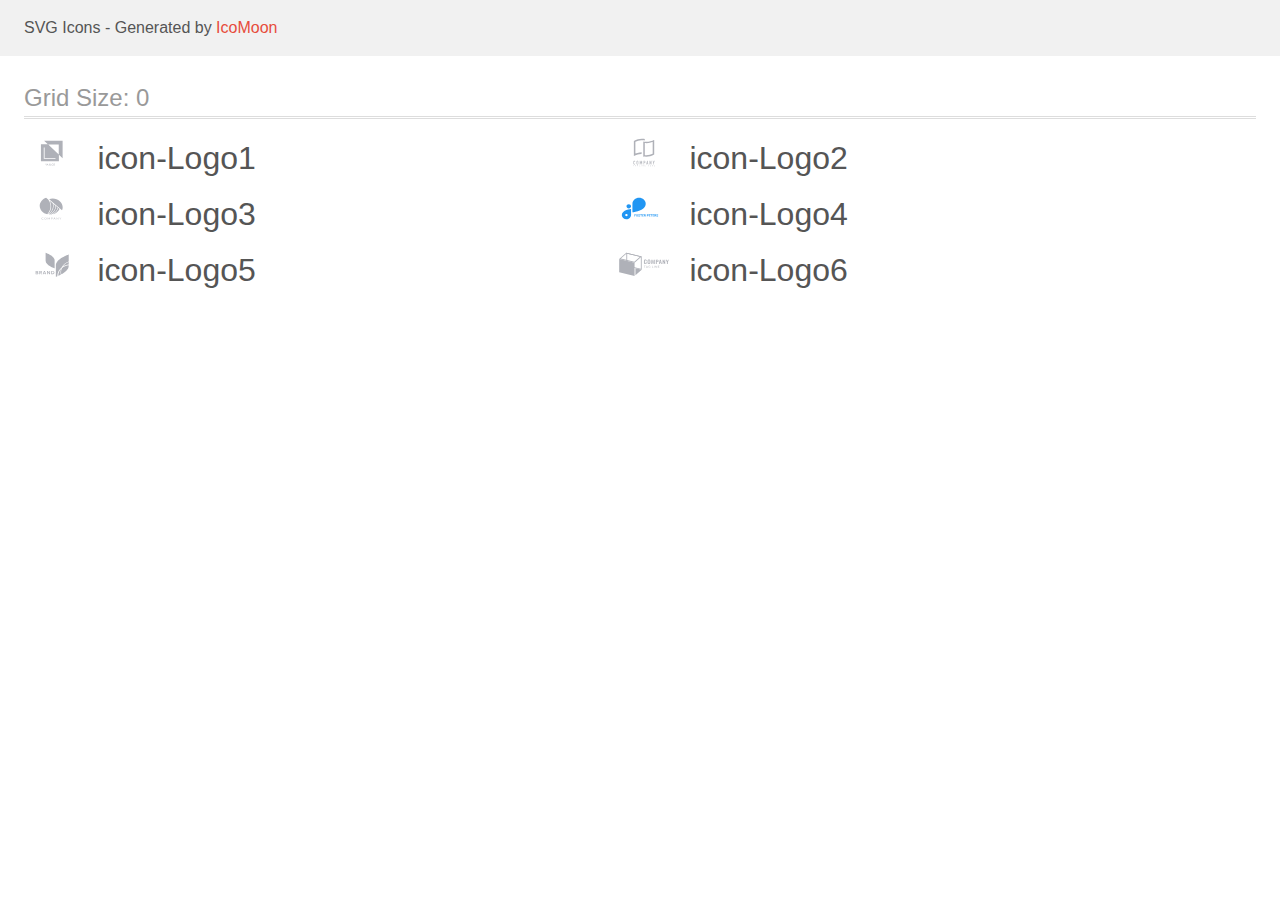
<file: images/icomoon 3/demo.html>
<!doctype html>
<html>
<head>
    <title>IcoMoon - SVG Icons</title>
    <meta charset="utf-8">
    <meta name="viewport" content="width=device-width, initial-scale=1">
    <link rel="stylesheet" href="demo-files/demo.css">
    <link rel="stylesheet" href="style.css">
</head>
<body>
<svg aria-hidden="true" style="position: absolute; width: 0; height: 0; overflow: hidden;" version="1.1" xmlns="http://www.w3.org/2000/svg" xmlns:xlink="http://www.w3.org/1999/xlink">
<defs>
<symbol id="icon-Logo1" viewBox="0 0 57 32">
<path fill="#afb1b8" style="fill: var(--color1, #afb1b8)" d="M20.267 3.733l3.738 3.538-6.938-0.004v17.167h18.133v-6.564l3.733 3.534v-17.671h-18.667zM35.036 17.455l-10.597-10.032h10.597v10.032zM31.746 21.923h-11.81v-11.545h0.835v10.763h10.975v0.781zM22.725 26.72l-0.436 0.899-0.436-0.899h-0.366l0.637 1.198v0.698h0.331v-0.698l0.635-1.198h-0.364zM23.274 28.616l0.154-0.442h0.734l0.155 0.442h0.344l-0.717-1.896h-0.296l-0.716 1.896h0.342zM23.794 27.123l0.275 0.786h-0.549l0.275-0.787zM25.531 27.863c-0.045 0.067-0.071 0.149-0.071 0.238 0 0.001 0 0.002 0 0.003v-0c0 0.16 0.056 0.29 0.168 0.389s0.263 0.149 0.45 0.149c0.188 0 0.349-0.051 0.485-0.153l0.107 0.126h0.367l-0.278-0.33c0.109-0.149 0.164-0.341 0.164-0.574h-0.275c0 0.128-0.027 0.244-0.079 0.348l-0.366-0.432 0.129-0.094c0.078-0.053 0.144-0.119 0.195-0.195l0.002-0.003c0.038-0.061 0.060-0.136 0.060-0.216 0-0.001 0-0.002 0-0.003v0c0-0.002 0-0.005 0-0.007 0-0.117-0.051-0.221-0.132-0.293l-0-0c-0.084-0.076-0.197-0.123-0.32-0.123-0.007 0-0.013 0-0.020 0l0.001-0c-0.153 0-0.274 0.044-0.364 0.13s-0.135 0.203-0.135 0.352c0 0.061 0.014 0.123 0.043 0.189 0.030 0.065 0.082 0.144 0.155 0.237-0.14 0.101-0.235 0.188-0.282 0.261zM26.387 28.283c-0.081 0.066-0.185 0.106-0.299 0.107h-0c-0.005 0-0.010 0-0.015 0-0.082 0-0.156-0.031-0.212-0.083l0 0c-0.052-0.052-0.085-0.123-0.085-0.203 0-0.004 0-0.007 0-0.011l-0 0.001c0-0.101 0.052-0.192 0.156-0.271l0.041-0.029 0.414 0.489zM26.047 27.443c-0.090-0.11-0.134-0.202-0.134-0.275 0-0.063 0.019-0.116 0.055-0.157 0.034-0.039 0.084-0.063 0.139-0.063 0.003 0 0.005 0 0.008 0h-0c0.002-0 0.004-0 0.007-0 0.052 0 0.1 0.020 0.135 0.054l-0-0c0.037 0.035 0.056 0.077 0.056 0.126 0 0.002 0 0.005 0 0.007 0 0.071-0.031 0.134-0.080 0.177l-0 0-0.041 0.032-0.145 0.099zM29.133 28.473c0.13-0.114 0.205-0.272 0.224-0.474h-0.328c-0.018 0.135-0.059 0.232-0.124 0.29s-0.163 0.087-0.292 0.087c-0.141 0-0.249-0.054-0.323-0.162s-0.11-0.264-0.11-0.469v-0.167c0.002-0.203 0.041-0.355 0.117-0.46 0.077-0.105 0.188-0.157 0.331-0.157 0.123 0 0.217 0.030 0.28 0.091s0.104 0.158 0.12 0.294h0.328c-0.021-0.207-0.095-0.368-0.222-0.482s-0.296-0.171-0.506-0.171c-0.155 0-0.292 0.037-0.411 0.111-0.119 0.076-0.213 0.183-0.27 0.31l-0.002 0.005c-0.060 0.133-0.096 0.288-0.096 0.451 0 0.008 0 0.016 0 0.023l-0-0.001v0.177c0.003 0.174 0.035 0.327 0.098 0.46s0.151 0.234 0.266 0.306c0.116 0.071 0.249 0.107 0.4 0.107 0.216 0 0.389-0.056 0.519-0.169zM31.069 28.207c0.064-0.141 0.097-0.304 0.097-0.49v-0.105c0-0.006 0-0.013 0-0.020 0-0.169-0.036-0.329-0.102-0.473l0.003 0.007c-0.060-0.134-0.156-0.243-0.274-0.318l-0.003-0.002c-0.119-0.075-0.256-0.112-0.411-0.112s-0.291 0.037-0.411 0.113c-0.119 0.075-0.211 0.182-0.277 0.324-0.062 0.137-0.098 0.297-0.098 0.466 0 0.008 0 0.016 0 0.025l-0-0.001v0.107c0.001 0.181 0.034 0.341 0.099 0.48 0.066 0.139 0.159 0.246 0.279 0.322 0.121 0.075 0.258 0.112 0.411 0.112 0.156 0 0.293-0.037 0.412-0.112 0.119-0.076 0.212-0.183 0.276-0.323zM30.716 27.135c0.080 0.112 0.119 0.274 0.119 0.484v0.099c0 0.213-0.039 0.376-0.118 0.487-0.078 0.111-0.19 0.167-0.336 0.167-0.004 0-0.009 0-0.014 0-0.134 0-0.253-0.067-0.324-0.17l-0.001-0.001c-0.081-0.114-0.121-0.275-0.121-0.483v-0.109c0.002-0.204 0.043-0.362 0.122-0.473 0.071-0.102 0.188-0.168 0.321-0.168 0.005 0 0.010 0 0.014 0l-0.001-0c0.146 0 0.259 0.056 0.338 0.168z"></path>
</symbol>
<symbol id="icon-Logo2" viewBox="0 0 57 32">
<path fill="#afb1b8" style="fill: var(--color1, #afb1b8)" d="M26.727 3.165h-0.073c-0.112-0.007-0.224-0.010-0.336-0.012h-0.243c-0.212 0-0.428 0.005-0.642 0.016-0.007-0.001-0.016-0.001-0.024-0.001s-0.017 0-0.025 0.001l0.001-0c-2.059 0.12-3.971 0.635-5.699 1.47l0.090-0.039-0.23 0.111v11.809l0.54-0.183c0.474-0.163 0.978-0.309 1.5-0.445 1.29-0.345 2.775-0.553 4.305-0.573l0.012-0v1.551c-0.193 0.001-0.38 0.006-0.568 0.016h-0.045c-1.212 0.068-2.348 0.25-3.442 0.537l0.12-0.027c-1.503 0.382-2.82 0.91-4.044 1.586l0.087-0.044v-15.145c1.195-0.711 2.578-1.29 4.042-1.665l0.11-0.024c1.173-0.315 2.52-0.499 3.909-0.505h0.231c0.273 0.007 0.539 0.019 0.788 0.038 0.658 0.046 1.31 0.15 1.949 0.311v1.527c-0.544-0.133-1.189-0.234-1.849-0.282l-0.039-0.002-0.039-0.003c-0.132-0.011-0.263-0.022-0.386-0.022zM29.415 4.726c0.339 0.026 0.69 0.038 1.044 0.038 1.464-0.006 2.881-0.198 4.231-0.554l-0.117 0.026c1.502-0.383 2.819-0.912 4.043-1.587l-0.087 0.044v14.875c-1.195 0.71-2.578 1.289-4.042 1.665l-0.11 0.024c-1.173 0.314-2.52 0.498-3.91 0.503h-0.004c-0.029 0-0.062 0-0.096 0-1.020 0-2.010-0.128-2.955-0.368l0.083 0.018v-14.972c0.229 0.053 0.466 0.102 0.706 0.142 0.394 0.067 0.81 0.115 1.214 0.145zM36.985 4.842l-0.54 0.181c-0.496 0.167-0.997 0.316-1.5 0.449-1.344 0.36-2.888 0.569-4.48 0.575h-0.004c-0.352 0-0.676-0.010-0.989-0.030l-0.43-0.028v12.148l0.37 0.032c0.342 0.030 0.696 0.045 1.052 0.045 1.257-0.006 2.473-0.172 3.631-0.48l-0.1 0.023c1.059-0.269 1.977-0.608 2.848-1.031l-0.088 0.039 0.23-0.111v-11.812z"></path>
<path fill="#afb1b8" style="fill: var(--color1, #afb1b8)" d="M19.060 24.113c-0.145-0.15-0.348-0.243-0.572-0.243-0.010 0-0.020 0-0.030 0.001l0.001-0c-0.004-0-0.008-0-0.012-0-0.121 0-0.236 0.024-0.34 0.067l0.006-0.002c-0.205 0.082-0.364 0.243-0.442 0.444l-0.002 0.005c-0.043 0.107-0.063 0.22-0.062 0.335v2.023c-0.005 0.142 0.022 0.284 0.079 0.415 0.048 0.104 0.117 0.196 0.203 0.271 0.081 0.068 0.175 0.117 0.277 0.144 0.099 0.027 0.201 0.042 0.302 0.042 0.113 0.001 0.224-0.023 0.326-0.070 0.304-0.135 0.512-0.434 0.512-0.781v-0.226h-0.53v0.18c0 0.004 0 0.008 0 0.012 0 0.060-0.011 0.118-0.032 0.171l0.001-0.003c-0.018 0.045-0.044 0.083-0.077 0.114l-0 0c-0.061 0.047-0.137 0.076-0.221 0.077h-0c-0.009 0.001-0.020 0.002-0.031 0.002-0.089 0-0.168-0.043-0.216-0.11l-0.001-0.001c-0.044-0.071-0.071-0.158-0.071-0.251 0-0.007 0-0.014 0-0.021l-0 0.001v-1.887c-0.003-0.105 0.019-0.208 0.065-0.302 0.049-0.075 0.132-0.124 0.227-0.124 0.011 0 0.022 0.001 0.033 0.002l-0.001-0c0.003-0 0.006-0 0.010-0 0.092 0 0.174 0.045 0.226 0.114l0.001 0.001c0.055 0.071 0.088 0.162 0.088 0.26 0 0.004-0 0.008-0 0.012v-0.001 0.175h0.524v-0.206c0-0.003 0-0.006 0-0.009 0-0.124-0.024-0.243-0.067-0.352l0.002 0.006c-0.041-0.111-0.102-0.205-0.177-0.285l0 0zM22.202 24.091c-0.161-0.137-0.371-0.221-0.601-0.223h-0c-0.108 0-0.215 0.020-0.316 0.057-0.218 0.078-0.391 0.239-0.483 0.443l-0.002 0.005c-0.053 0.123-0.080 0.257-0.077 0.392v1.94c-0.004 0.137 0.023 0.272 0.077 0.397 0.048 0.105 0.117 0.197 0.205 0.271 0.081 0.075 0.176 0.133 0.279 0.171 0.101 0.037 0.208 0.057 0.316 0.057 0.231-0.001 0.442-0.087 0.603-0.229l-0.001 0.001c0.084-0.076 0.152-0.168 0.199-0.271 0.054-0.125 0.081-0.261 0.077-0.397v-1.941c0-0.005 0-0.011 0-0.017 0-0.135-0.029-0.264-0.080-0.381l0.002 0.006c-0.049-0.111-0.117-0.205-0.199-0.283l-0-0zM21.955 26.706c0.001 0.009 0.001 0.019 0.001 0.030 0 0.099-0.041 0.188-0.106 0.251l-0 0c-0.067 0.056-0.154 0.091-0.249 0.091s-0.182-0.034-0.25-0.091l0.001 0c-0.066-0.063-0.106-0.152-0.106-0.25 0-0.011 0-0.022 0.002-0.032l-0 0.001v-1.941c-0.001-0.009-0.001-0.019-0.001-0.030 0-0.098 0.041-0.187 0.106-0.25l0-0c0.067-0.056 0.154-0.091 0.249-0.091s0.182 0.034 0.25 0.091l-0.001-0c0.066 0.063 0.106 0.152 0.106 0.25 0 0.011-0 0.021-0.001 0.032l0-0.001v1.941zM26.329 27.573v-3.675h-0.508l-0.668 1.945h-0.009l-0.674-1.945h-0.503v3.674h0.525v-2.235h0.010l0.514 1.58h0.262l0.518-1.58h0.010v2.235h0.525zM29.311 24.157c-0.081-0.091-0.183-0.16-0.297-0.201-0.108-0.036-0.232-0.057-0.361-0.057-0.007 0-0.014 0-0.021 0h-0.779v3.675h0.524v-1.435h0.269c0.164 0.007 0.326-0.027 0.473-0.1 0.12-0.068 0.217-0.163 0.286-0.278l0.002-0.003c0.060-0.098 0.101-0.206 0.12-0.32 0.018-0.116 0.028-0.249 0.028-0.385 0-0.012-0-0.023-0-0.035l0 0.002c0.005-0.176-0.012-0.353-0.051-0.525-0.037-0.132-0.104-0.246-0.193-0.338l0 0zM29.041 25.277c-0.002 0.070-0.020 0.136-0.050 0.194l0.001-0.003c-0.030 0.056-0.077 0.101-0.133 0.128l-0.002 0.001c-0.065 0.030-0.14 0.047-0.22 0.047-0.010 0-0.019-0-0.028-0.001l0.001 0h-0.239v-1.249h0.27c0.008-0 0.016-0.001 0.025-0.001 0.077 0 0.149 0.017 0.214 0.048l-0.003-0.001c0.054 0.031 0.096 0.078 0.122 0.134l0.001 0.002c0.029 0.065 0.044 0.134 0.046 0.205v0.244c0 0.085 0.005 0.174 0 0.252h-0.005zM31.791 23.899h-0.429l-0.81 3.675h0.524l0.154-0.789h0.714l0.154 0.789h0.523l-0.829-3.675zM31.308 26.283l0.258-1.332h0.010l0.256 1.332h-0.523zM35.173 26.112h-0.010l-0.79-2.213h-0.503v3.675h0.523v-2.21h0.011l0.8 2.209h0.493v-3.674h-0.523v2.213zM38.372 23.899l-0.421 1.461h-0.011l-0.421-1.461h-0.554l0.719 2.122v1.553h0.524v-1.553l0.719-2.121h-0.555zM17.6 28.611h0.252v0.708h0.171v-0.708h0.251v-0.145h-0.674v0.146zM19.721 28.465l-0.331 0.853h0.182l0.070-0.194h0.34l0.073 0.194h0.187l-0.339-0.853h-0.182zM19.694 28.981l0.116-0.316 0.116 0.316h-0.232zM21.818 29.004h0.197v0.11c-0.055 0.044-0.126 0.072-0.203 0.072h-0c-0.004 0-0.008 0-0.012 0-0.068 0-0.129-0.032-0.169-0.081l-0-0c-0.040-0.057-0.063-0.127-0.063-0.203 0-0.007 0-0.013 0.001-0.020l-0 0.001c0-0.19 0.082-0.285 0.245-0.285 0.006-0.001 0.012-0.001 0.018-0.001 0.084 0 0.155 0.058 0.174 0.136l0 0.001 0.169-0.033c-0.036-0.166-0.156-0.251-0.362-0.251-0.003-0-0.007-0-0.011-0-0.11 0-0.211 0.042-0.287 0.11l0-0c-0.076 0.075-0.124 0.18-0.124 0.296 0 0.011 0 0.022 0.001 0.033l-0-0.001c-0 0.006-0 0.013-0 0.020 0 0.115 0.041 0.22 0.11 0.301l-0.001-0.001c0.075 0.078 0.181 0.126 0.297 0.126 0.009 0 0.018-0 0.027-0.001l-0.001 0c0.004 0 0.009 0 0.014 0 0.134 0 0.257-0.052 0.348-0.137l-0 0v-0.336h-0.37v0.144zM23.959 28.465h-0.173v0.853h0.597v-0.145h-0.425v-0.708zM25.77 28.465h-0.173v0.853h0.173v-0.853zM27.539 29.035l-0.349-0.57h-0.167v0.853h0.16v-0.557l0.343 0.557h0.172v-0.853h-0.158v0.57zM29.14 28.942h0.425v-0.145h-0.425v-0.187h0.457v-0.146h-0.63v0.853h0.647v-0.145h-0.475v-0.231zM33.020 28.802h-0.336v-0.336h-0.171v0.853h0.171v-0.373h0.336v0.373h0.172v-0.853h-0.172v0.337zM34.629 28.942h0.427v-0.145h-0.427v-0.187h0.459v-0.146h-0.629v0.853h0.646v-0.145h-0.475v-0.231zM36.812 28.943c0.149-0.023 0.224-0.102 0.224-0.237 0.001-0.007 0.001-0.015 0.001-0.024 0-0.068-0.033-0.128-0.085-0.166l-0.001-0c-0.063-0.032-0.137-0.051-0.216-0.051-0.012 0-0.023 0-0.035 0.001l0.002-0h-0.362v0.853h0.172v-0.357h0.034c0.004-0 0.009-0 0.014-0 0.034 0 0.066 0.007 0.094 0.020l-0.001-0.001c0.025 0.015 0.046 0.037 0.061 0.062l0.186 0.271h0.205l-0.104-0.166c-0.047-0.083-0.111-0.152-0.187-0.203l-0.002-0.001zM36.639 28.825h-0.126v-0.214h0.135c0.011-0.001 0.023-0.001 0.036-0.001 0.049 0 0.097 0.008 0.141 0.023l-0.003-0.001c0.023 0.021 0.037 0.050 0.037 0.083 0 0.037-0.018 0.069-0.045 0.090l-0 0c-0.043 0.014-0.092 0.021-0.142 0.021-0.011 0-0.022-0-0.033-0.001l0.002 0zM38.459 28.942h0.425v-0.145h-0.425v-0.187h0.459v-0.146h-0.631v0.853h0.647v-0.145h-0.475v-0.231z"></path>
</symbol>
<symbol id="icon-Logo3" viewBox="0 0 57 32">
<path fill="#afb1b8" style="fill: var(--color1, #afb1b8)" d="M19.417 26.187c0.009 0 0.017 0.002 0.025 0.005s0.015 0.007 0.021 0.013l-0-0 0.116 0.111c-0.091 0.090-0.202 0.162-0.327 0.211-0.129 0.048-0.278 0.076-0.434 0.076-0.011 0-0.021-0-0.032-0l0.002 0c-0.149 0.003-0.298-0.021-0.436-0.071-0.128-0.046-0.237-0.114-0.33-0.2l0.001 0.001c-0.090-0.085-0.161-0.188-0.21-0.302l-0.002-0.006c-0.047-0.114-0.075-0.246-0.075-0.385 0-0.004 0-0.008 0-0.012v0.001c-0-0.006-0-0.013-0-0.020 0-0.272 0.118-0.516 0.305-0.684l0.001-0.001c0.099-0.087 0.218-0.155 0.349-0.201 0.143-0.048 0.296-0.072 0.45-0.070 0.008-0 0.018-0 0.028-0 0.139 0 0.273 0.024 0.398 0.067l-0.009-0.003c0.115 0.044 0.221 0.104 0.313 0.179l-0.098 0.118c-0.007 0.008-0.015 0.015-0.024 0.021l-0 0c-0.010 0.006-0.021 0.009-0.034 0.009-0.002 0-0.004-0-0.006-0l0 0c-0.016-0.001-0.030-0.005-0.043-0.012l0 0-0.052-0.032-0.073-0.041c-0.066-0.032-0.144-0.057-0.225-0.070l-0.005-0.001c-0.048-0.008-0.104-0.013-0.161-0.013-0.004 0-0.009 0-0.013 0h0.001c-0.003-0-0.007-0-0.011-0-0.112 0-0.219 0.020-0.319 0.055l0.007-0.002c-0.098 0.034-0.182 0.085-0.254 0.15l0.001-0.001c-0.073 0.068-0.128 0.149-0.164 0.237-0.038 0.089-0.059 0.193-0.059 0.302 0 0.004 0 0.008 0 0.011v-0.001c-0 0.004-0 0.008-0 0.013 0 0.11 0.022 0.215 0.061 0.311l-0.002-0.005c0.036 0.087 0.091 0.167 0.162 0.236 0.067 0.064 0.149 0.115 0.242 0.147 0.095 0.034 0.196 0.051 0.299 0.051 0.059 0.001 0.119-0.003 0.178-0.010 0.148-0.015 0.28-0.074 0.385-0.164l-0.001 0.001c0.015-0.012 0.034-0.020 0.055-0.020h0zM22.775 25.629c0 0.003 0 0.008 0 0.012 0 0.138-0.029 0.269-0.081 0.387l0.002-0.006c-0.052 0.12-0.126 0.222-0.218 0.304l-0.001 0.001c-0.097 0.086-0.211 0.154-0.337 0.198l-0.007 0.002c-0.132 0.045-0.284 0.071-0.442 0.071s-0.31-0.026-0.452-0.074l0.010 0.003c-0.132-0.047-0.245-0.115-0.342-0.202l0.001 0.001c-0.093-0.084-0.168-0.187-0.219-0.303l-0.002-0.006c-0.050-0.116-0.078-0.251-0.078-0.393s0.029-0.277 0.081-0.4l-0.003 0.007c0.050-0.115 0.125-0.22 0.221-0.309 0.097-0.085 0.213-0.15 0.341-0.194 0.132-0.046 0.284-0.072 0.442-0.072s0.31 0.026 0.452 0.075l-0.010-0.003c0.129 0.045 0.246 0.114 0.343 0.201 0.096 0.088 0.171 0.192 0.22 0.305 0.054 0.127 0.081 0.261 0.078 0.396zM22.47 25.629c0-0.005 0-0.011 0-0.017 0-0.108-0.020-0.211-0.058-0.305l0.002 0.006c-0.071-0.182-0.216-0.322-0.396-0.384l-0.005-0.001c-0.096-0.033-0.206-0.052-0.321-0.052s-0.225 0.019-0.329 0.054l0.007-0.002c-0.096 0.034-0.178 0.085-0.246 0.15l0-0c-0.068 0.064-0.122 0.143-0.156 0.232l-0.001 0.004c-0.035 0.094-0.055 0.202-0.055 0.316s0.020 0.222 0.058 0.322l-0.002-0.006c0.071 0.182 0.217 0.322 0.399 0.383l0.005 0.001c0.207 0.068 0.435 0.068 0.643 0 0.093-0.033 0.177-0.083 0.245-0.148 0.070-0.069 0.123-0.149 0.156-0.236 0.039-0.101 0.058-0.209 0.055-0.316zM25.067 25.96l0.031 0.070c0.011-0.025 0.021-0.048 0.033-0.070 0.013-0.027 0.026-0.050 0.039-0.072l-0.002 0.003 0.743-1.174c0.015-0.020 0.028-0.033 0.043-0.037s0.033-0.007 0.051-0.007c0.003 0 0.007 0 0.010 0l-0-0h0.22v1.909h-0.26v-1.463c-0.001-0.010-0.001-0.021-0.001-0.033s0-0.023 0.001-0.035l-0 0.002-0.748 1.19c-0.010 0.018-0.025 0.033-0.043 0.043l-0.001 0c-0.018 0.010-0.040 0.016-0.063 0.016-0 0-0.001 0-0.001 0h-0.042c-0 0-0.001 0-0.002 0-0.023 0-0.044-0.006-0.063-0.016l0.001 0c-0.018-0.010-0.033-0.025-0.043-0.043l-0-0.001-0.77-1.198v1.532h-0.251v-1.905h0.219c0.003-0 0.007-0 0.010-0 0.018 0 0.036 0.002 0.052 0.007l-0.001-0c0.018 0.008 0.032 0.021 0.041 0.037l0.759 1.175c0.014 0.020 0.026 0.042 0.037 0.066l0.001 0.003zM27.863 25.865v0.715h-0.29v-1.906h0.649c0.123-0.002 0.244 0.012 0.362 0.042 0.094 0.023 0.181 0.064 0.256 0.119 0.062 0.049 0.111 0.112 0.144 0.184l0.001 0.003c0.035 0.078 0.051 0.161 0.050 0.244 0 0.003 0 0.008 0 0.012 0 0.172-0.082 0.325-0.209 0.422l-0.001 0.001c-0.075 0.057-0.163 0.1-0.258 0.126-0.098 0.028-0.211 0.044-0.327 0.044-0.008 0-0.016-0-0.024-0l-0.351-0.005zM27.863 25.66h0.352c0.076 0.001 0.153-0.009 0.226-0.029 0.062-0.018 0.116-0.046 0.164-0.083l-0.001 0.001c0.082-0.068 0.133-0.169 0.133-0.282 0-0.002 0-0.003-0-0.005v0c0-0.006 0.001-0.013 0.001-0.021 0-0.049-0.011-0.095-0.030-0.137l0.001 0.002c-0.024-0.052-0.059-0.095-0.101-0.13l-0.001-0.001c-0.097-0.065-0.217-0.104-0.345-0.104-0.016 0-0.032 0.001-0.048 0.002l0.002-0h-0.352v0.786zM31.772 26.582h-0.229c-0.001 0-0.003 0-0.004 0-0.022 0-0.043-0.007-0.060-0.018l0 0c-0.016-0.011-0.029-0.026-0.038-0.044l-0-0.001-0.197-0.461h-0.994l-0.205 0.461c-0.018 0.037-0.055 0.062-0.099 0.062-0.001 0-0.002 0-0.003-0h-0.23l0.873-1.909h0.302l0.884 1.909zM30.332 25.874h0.82l-0.346-0.777c-0.027-0.059-0.048-0.118-0.066-0.179l-0.034 0.1c-0.010 0.030-0.021 0.059-0.032 0.081l-0.343 0.775zM33.029 24.683c0.017 0.008 0.032 0.020 0.043 0.034l1.273 1.439v-1.482h0.26v1.909h-0.145c-0.001 0-0.002 0-0.003 0-0.020 0-0.040-0.004-0.057-0.012l0.001 0c-0.018-0.009-0.034-0.021-0.047-0.035l-0-0-1.27-1.438c0.001 0.010 0.001 0.021 0.001 0.033s-0 0.023-0.001 0.034l0-0.002v1.419h-0.26v-1.909h0.154c0.018 0 0.036 0.003 0.052 0.009zM36.748 25.823v0.758h-0.291v-0.757l-0.804-1.15h0.26c0.002-0 0.004-0 0.006-0 0.021 0 0.040 0.006 0.056 0.016l-0-0c0.016 0.013 0.029 0.027 0.039 0.043l0.503 0.742c0.020 0.032 0.038 0.061 0.052 0.089s0.027 0.054 0.037 0.081l0.037-0.082c0.014-0.030 0.031-0.059 0.050-0.087l0.496-0.747c0.011-0.015 0.023-0.029 0.037-0.040l0-0c0.016-0.012 0.036-0.019 0.057-0.019 0.002 0 0.004 0 0.006 0h0.263l-0.805 1.155zM24.923 21.47c0.126 0.014 0.254 0.025 0.384 0.035 1.962-0.763 3.622-2.011 4.772-3.588s1.739-3.415 1.694-5.282l-2.162-1.878c0.439 1.988 0.234 4.043-0.594 5.935s-2.245 3.547-4.094 4.779z"></path>
<path fill="#afb1b8" style="fill: var(--color1, #afb1b8)" d="M24.151 21.382l0.058 0.011c1.975-1.228 3.481-2.942 4.323-4.922s0.981-4.133 0.4-6.181l-3.080-2.676c1.245 2.199 1.747 4.661 1.445 7.099-0.301 2.437-1.392 4.75-3.147 6.669zM34.596 14.841c-0.523 2.052-1.794 3.902-3.623 5.276-0.5 0.38-1.064 0.737-1.658 1.043l-0.065 0.030c1.49-0.38 2.859-1.053 4.003-1.966s2.030-2.042 2.592-3.3l-1.249-1.084z"></path>
<path fill="#afb1b8" style="fill: var(--color1, #afb1b8)" d="M34.106 14.539l-1.778-1.545c-0.034 1.762-0.611 3.483-1.669 4.986s-2.562 2.732-4.352 3.559h0.009c0.399 0 0.797-0.021 1.194-0.062 1.673-0.594 3.151-1.538 4.302-2.748s1.94-2.65 2.295-4.189zM24.409 6.485l-2.122-1.845c-1.897 0.637-3.527 1.756-4.68 3.212s-1.772 3.179-1.778 4.946c0.007 1.952 0.763 3.846 2.149 5.383 1.385 1.536 3.321 2.628 5.501 3.101 1.946-2.060 3.085-4.605 3.252-7.266s-0.647-5.299-2.323-7.531zM39.008 14.254c-0.007-2.316-1.070-4.535-2.955-6.173s-4.439-2.561-7.105-2.567c-0.006 0-0.014-0-0.021-0-1.281 0-2.512 0.213-3.66 0.606l0.079-0.024 12.989 11.286c0.423-0.919 0.671-1.995 0.672-3.128v-0z"></path>
</symbol>
<symbol id="icon-Logo4" viewBox="0 0 57 32">
<path fill="#2196f3" style="fill: var(--color2, #2196f3)" d="M12.878 11.255h-0.002c-1.279 0-2.316 0.921-2.316 2.058v0.002c0 1.137 1.037 2.058 2.316 2.058h0.002c1.279 0 2.316-0.922 2.316-2.058v-0.001c0-1.137-1.037-2.059-2.316-2.059zM29.971 10.597c-0.004-1.579-0.711-3.092-1.967-4.209s-2.958-1.745-4.734-1.749c-1.777 0.003-3.481 0.631-4.737 1.748s-1.964 2.63-1.968 4.209v8.706s13.405-1.327 13.406-8.704v-0.002zM5.867 22.16c0.003 1.099 0.496 2.151 1.37 2.928s2.058 1.214 3.294 1.218c1.236-0.003 2.42-0.441 3.294-1.218s1.366-1.829 1.37-2.927v-6.058s-9.327 0.924-9.327 6.057zM10.53 23.245c-0.242 0-0.477-0.063-0.678-0.183-0.195-0.115-0.35-0.281-0.447-0.48l-0.003-0.007c-0.059-0.121-0.093-0.264-0.093-0.415 0-0.075 0.009-0.148 0.025-0.219l-0.001 0.007c0.047-0.211 0.163-0.404 0.334-0.556s0.388-0.255 0.625-0.297c0.072-0.013 0.154-0.021 0.239-0.021 0.168 0 0.328 0.030 0.476 0.085l-0.009-0.003c0.223 0.082 0.414 0.221 0.548 0.4s0.206 0.388 0.206 0.603c0.001 0.143-0.030 0.285-0.092 0.417-0.066 0.139-0.155 0.256-0.263 0.352l-0.001 0.001c-0.113 0.101-0.248 0.181-0.397 0.236-0.139 0.053-0.3 0.083-0.467 0.083-0 0-0.001 0-0.001 0h0v-0.004zM19.956 22.647h-0.9v0.93h-0.469v-2.276h1.482v0.38h-1.013v0.588h0.9v0.378zM22.209 22.491c0 0.224-0.039 0.42-0.118 0.589s-0.193 0.299-0.341 0.391c-0.139 0.086-0.308 0.138-0.489 0.138-0.006 0-0.012-0-0.018-0h0.001c-0.189 0-0.357-0.045-0.505-0.136-0.149-0.094-0.267-0.226-0.341-0.382l-0.002-0.006c-0.078-0.165-0.123-0.358-0.123-0.561 0-0.007 0-0.014 0-0.021v0.001-0.112c0-0.224 0.040-0.421 0.12-0.591 0.081-0.171 0.195-0.302 0.342-0.392 0.148-0.092 0.316-0.138 0.506-0.138s0.357 0.046 0.505 0.138c0.148 0.091 0.262 0.221 0.342 0.392 0.081 0.17 0.122 0.366 0.122 0.589v0.101zM21.734 22.388c0-0.238-0.043-0.42-0.128-0.544-0.076-0.113-0.203-0.186-0.348-0.186-0.006 0-0.013 0-0.019 0l0.001-0c-0.005-0-0.012-0-0.018-0-0.144 0-0.271 0.073-0.346 0.183l-0.001 0.001c-0.085 0.122-0.129 0.301-0.13 0.538v0.111c0 0.232 0.043 0.412 0.128 0.54s0.208 0.192 0.369 0.192c0.006 0 0.012 0 0.018 0 0.143 0 0.269-0.073 0.343-0.183l0.001-0.001c0.084-0.124 0.127-0.304 0.128-0.541v-0.111zM23.729 22.98c0-0.004 0-0.009 0-0.013 0-0.077-0.037-0.145-0.093-0.189l-0.001-0c-0.062-0.048-0.175-0.098-0.338-0.15-0.15-0.047-0.278-0.1-0.399-0.163l0.014 0.006c-0.259-0.14-0.388-0.328-0.388-0.564 0-0.123 0.034-0.233 0.103-0.328 0.070-0.097 0.17-0.172 0.299-0.227 0.13-0.054 0.276-0.081 0.437-0.081 0.163 0 0.307 0.029 0.435 0.089 0.127 0.059 0.226 0.141 0.295 0.249 0.071 0.107 0.107 0.229 0.107 0.365h-0.469c0-0.104-0.032-0.185-0.098-0.242-0.066-0.059-0.158-0.087-0.276-0.087-0.115 0-0.204 0.025-0.267 0.074-0.058 0.042-0.096 0.109-0.096 0.185 0 0.002 0 0.004 0 0.006v-0c0 0.074 0.037 0.136 0.111 0.186 0.075 0.050 0.185 0.097 0.33 0.14 0.267 0.080 0.461 0.18 0.583 0.299s0.183 0.267 0.183 0.444c0 0.197-0.075 0.352-0.224 0.464s-0.349 0.167-0.601 0.167c-0.175 0-0.334-0.032-0.478-0.096-0.135-0.057-0.247-0.148-0.328-0.261l-0.002-0.002c-0.070-0.105-0.112-0.234-0.112-0.373 0-0.005 0-0.010 0-0.015v0.001h0.47c0 0.251 0.15 0.377 0.45 0.377 0.111 0 0.198-0.022 0.261-0.067 0.057-0.041 0.093-0.107 0.093-0.182 0-0.003-0-0.006-0-0.009v0zM26.231 21.682h-0.697v1.895h-0.469v-1.895h-0.686v-0.38h1.853v0.38zM27.868 22.591h-0.9v0.61h1.056v0.377h-1.525v-2.276h1.522v0.38h-1.053v0.542h0.9v0.367zM29.142 22.744h-0.373v0.833h-0.469v-2.276h0.845c0.269 0 0.476 0.060 0.622 0.18s0.219 0.289 0.219 0.508c0 0.155-0.034 0.285-0.101 0.389-0.075 0.109-0.179 0.194-0.3 0.245l-0.005 0.002 0.492 0.93v0.021h-0.503l-0.427-0.832zM28.769 22.364h0.379c0.117 0 0.208-0.029 0.273-0.089 0.060-0.059 0.097-0.141 0.097-0.231 0-0.006-0-0.012-0-0.018l0 0.001c0-0.108-0.030-0.192-0.092-0.253s-0.154-0.092-0.28-0.092h-0.377v0.683zM31.609 22.775v0.802h-0.469v-2.276h0.887c0.171 0 0.321 0.031 0.45 0.094 0.13 0.062 0.23 0.151 0.3 0.267 0.069 0.115 0.105 0.245 0.105 0.392 0 0.223-0.077 0.399-0.229 0.528-0.153 0.128-0.363 0.193-0.633 0.193h-0.411zM31.609 22.396h0.419c0.124 0 0.219-0.029 0.283-0.087 0.066-0.059 0.099-0.142 0.099-0.25 0-0.005 0-0.011 0-0.017 0-0.098-0.037-0.187-0.099-0.254l0 0c-0.066-0.068-0.156-0.104-0.272-0.106h-0.43v0.715zM34.574 22.591h-0.9v0.61h1.056v0.377h-1.525v-2.276h1.522v0.38h-1.053v0.542h0.9v0.367zM36.75 21.682h-0.697v1.895h-0.469v-1.895h-0.687v-0.38h1.853v0.38zM38.387 22.591h-0.899v0.61h1.056v0.377h-1.525v-2.276h1.522v0.38h-1.053v0.542h0.9v0.367zM39.661 22.744h-0.373v0.833h-0.469v-2.276h0.846c0.269 0 0.476 0.060 0.622 0.18s0.219 0.289 0.219 0.508c0 0.155-0.034 0.285-0.101 0.389-0.075 0.109-0.179 0.194-0.301 0.245l-0.005 0.002 0.492 0.93v0.021h-0.503l-0.427-0.832zM39.287 22.364h0.378c0.117 0 0.209-0.029 0.273-0.089 0.060-0.059 0.097-0.141 0.097-0.232 0-0.006-0-0.012-0-0.018l0 0.001c0-0.108-0.030-0.192-0.092-0.253-0.060-0.061-0.154-0.092-0.279-0.092h-0.377v0.683zM42.042 22.98c0-0.004 0-0.009 0-0.013 0-0.077-0.037-0.146-0.094-0.189l-0.001-0c-0.062-0.048-0.175-0.098-0.338-0.15-0.15-0.047-0.278-0.1-0.399-0.163l0.014 0.006c-0.259-0.14-0.388-0.328-0.388-0.564 0-0.123 0.035-0.233 0.103-0.328 0.070-0.097 0.17-0.172 0.299-0.227 0.13-0.054 0.276-0.081 0.437-0.081 0.163 0 0.307 0.029 0.435 0.089 0.127 0.059 0.226 0.141 0.295 0.249 0.071 0.107 0.107 0.229 0.107 0.365h-0.469c0-0.104-0.032-0.185-0.098-0.242-0.066-0.059-0.158-0.087-0.276-0.087-0.115 0-0.204 0.025-0.267 0.074-0.058 0.042-0.096 0.109-0.096 0.186 0 0.002 0 0.003 0 0.005v-0c0 0.074 0.037 0.136 0.111 0.186s0.185 0.097 0.33 0.14c0.267 0.080 0.461 0.18 0.583 0.299s0.183 0.267 0.183 0.444c0 0.197-0.075 0.352-0.224 0.464s-0.349 0.167-0.601 0.167c-0.175 0-0.334-0.032-0.478-0.096-0.135-0.057-0.247-0.148-0.328-0.261l-0.002-0.002c-0.070-0.105-0.112-0.234-0.112-0.373 0-0.005 0-0.010 0-0.015v0.001h0.47c0 0.251 0.15 0.377 0.45 0.377 0.111 0 0.198-0.022 0.261-0.067 0.057-0.041 0.094-0.107 0.094-0.182 0-0.003-0-0.006-0-0.009v0z"></path>
</symbol>
<symbol id="icon-Logo5" viewBox="0 0 57 32">
<path fill="#afb1b8" style="fill: var(--color1, #afb1b8)" d="M14.27 23.859c0.13 0.147 0.199 0.332 0.196 0.521 0.001 0.012 0.001 0.026 0.001 0.039 0 0.117-0.026 0.227-0.073 0.326l0.002-0.005c-0.056 0.119-0.135 0.218-0.232 0.296l-0.002 0.001c-0.221 0.152-0.494 0.243-0.789 0.243-0.032 0-0.064-0.001-0.096-0.003l0.004 0h-1.549v-3.301h1.517c0.027-0.002 0.058-0.003 0.090-0.003 0.279 0 0.539 0.083 0.756 0.225l-0.005-0.003c0.098 0.076 0.176 0.171 0.227 0.277 0.051 0.108 0.074 0.224 0.068 0.341 0.009 0.181-0.053 0.361-0.176 0.505-0.118 0.131-0.281 0.222-0.462 0.258 0.205 0.034 0.391 0.134 0.523 0.283zM12.454 23.361h0.649c0.147 0.010 0.293-0.029 0.412-0.11 0.047-0.039 0.085-0.088 0.109-0.144l0.001-0.003c0.019-0.043 0.030-0.092 0.030-0.145 0-0.011-0.001-0.022-0.001-0.033l0 0.001c0.001-0.008 0.001-0.018 0.001-0.028 0-0.053-0.011-0.104-0.031-0.15l0.001 0.002c-0.025-0.058-0.062-0.108-0.108-0.147l-0.001-0c-0.105-0.071-0.234-0.113-0.373-0.113-0.018 0-0.036 0.001-0.054 0.002l0.002-0h-0.638v0.867zM13.578 24.627c0.051-0.040 0.091-0.091 0.118-0.149l0.001-0.003c0.022-0.046 0.034-0.101 0.034-0.158 0-0.009-0-0.018-0.001-0.027l0 0.001c0-0.007 0.001-0.016 0.001-0.024 0-0.059-0.013-0.115-0.037-0.165l0.001 0.002c-0.029-0.061-0.070-0.112-0.121-0.151l-0.001-0.001c-0.112-0.076-0.249-0.121-0.397-0.121-0.015 0-0.030 0-0.045 0.001l0.002-0h-0.68v0.908h0.689c0.155 0.008 0.308-0.032 0.435-0.115zM17.371 25.278l-0.843-1.291h-0.317v1.291h-0.726v-3.302h1.374c0.029-0.002 0.064-0.003 0.098-0.003 0.323 0 0.622 0.107 0.862 0.287l-0.004-0.003c0.192 0.179 0.308 0.415 0.327 0.666 0.002 0.021 0.002 0.045 0.002 0.069 0 0.241-0.086 0.461-0.228 0.633l0.001-0.002c-0.171 0.175-0.396 0.296-0.649 0.335l-0.006 0.001 0.899 1.319h-0.789zM16.21 23.538h0.594c0.412 0 0.619-0.166 0.619-0.5 0-0.008 0.001-0.017 0.001-0.027 0-0.063-0.013-0.122-0.035-0.176l0.001 0.003c-0.028-0.067-0.068-0.124-0.118-0.171l-0-0c-0.113-0.085-0.255-0.136-0.41-0.136-0.020 0-0.040 0.001-0.060 0.003l0.003-0h-0.601l0.007 1.005zM21.339 24.613h-1.446l-0.255 0.665h-0.761l1.328-3.265h0.823l1.323 3.265h-0.761l-0.25-0.665zM21.145 24.114l-0.529-1.394-0.529 1.394h1.057zM26.305 25.278h-0.72l-1.616-2.245v2.245h-0.719v-3.302h0.719l1.616 2.259v-2.259h0.72v3.302zM30.418 24.488c-0.149 0.249-0.376 0.452-0.652 0.582-0.28 0.132-0.608 0.209-0.955 0.209-0.021 0-0.041-0-0.062-0.001l0.003 0h-1.282v-3.302h1.283c0.018-0 0.039-0.001 0.060-0.001 0.345 0 0.673 0.075 0.968 0.209l-0.015-0.006c0.276 0.128 0.503 0.329 0.652 0.576 0.148 0.269 0.226 0.565 0.226 0.867s-0.077 0.597-0.226 0.866zM29.593 24.409c0.196-0.205 0.317-0.482 0.318-0.788v-0c0-0.289-0.113-0.569-0.318-0.788-0.223-0.177-0.509-0.284-0.82-0.284-0.029 0-0.058 0.001-0.086 0.003l0.004-0h-0.5v2.138h0.5c0.025 0.002 0.054 0.003 0.083 0.003 0.311 0 0.596-0.107 0.822-0.285l-0.003 0.002zM21.79 3.609s9.3 3.215 9.103 7.867v7.869s-9.294-3.216-9.1-7.869l-0.003-7.867zM39.179 17.503c1.757-1.107 3.788-1.792 5.909-1.994v-2.464c-2.444 0.863-4.517 2.427-5.909 4.458z"></path>
<path fill="#afb1b8" style="fill: var(--color1, #afb1b8)" d="M38.124 18.245c1.437-2.651 3.93-4.696 6.964-5.716v-7.098s-13.245 4.58-12.965 11.205v11.203s0.59-0.205 1.519-0.589c0-0.358 0-0.719 0.043-1.083 0.274-3.075 1.87-5.925 4.439-7.924z"></path>
<path fill="#afb1b8" style="fill: var(--color1, #afb1b8)" d="M36.864 22.407c0.069-0.777 0.225-1.546 0.463-2.294-1.599 1.725-2.568 3.867-2.769 6.122-0.020 0.213-0.030 0.426-0.036 0.645 1.105-0.483 1.942-0.895 2.761-1.334l-0.214 0.105c-0.235-1.067-0.304-2.159-0.206-3.244zM37.391 22.447c-0.026 0.273-0.041 0.589-0.041 0.909 0 0.718 0.074 1.419 0.216 2.094l-0.012-0.066c3.619-1.983 7.685-5.046 7.528-8.748v-0.323c-2.586 0.265-5.004 1.3-6.885 2.946-0.415 0.932-0.702 2.014-0.804 3.148l-0.003 0.040z"></path>
</symbol>
<symbol id="icon-Logo6" viewBox="0 0 57 32">
<path fill="#afb1b8" style="fill: var(--color1, #afb1b8)" d="M28.493 14.618c-0.203-0.262-0.326-0.596-0.326-0.958 0-0.036 0.001-0.071 0.004-0.107l-0 0.005v-1.538c0-0.471 0.107-0.829 0.321-1.075 0.213-0.245 0.581-0.367 1.101-0.366 0.489 0 0.837 0.105 1.042 0.313 0.224 0.266 0.333 0.591 0.308 0.919v0.362h-0.875v-0.366c0.003-0.119-0.005-0.239-0.026-0.358-0.015-0.087-0.060-0.161-0.125-0.212l-0.001-0.001c-0.079-0.053-0.175-0.084-0.279-0.084-0.013 0-0.026 0.001-0.039 0.001l0.002-0c-0.011-0.001-0.025-0.001-0.038-0.001-0.11 0-0.212 0.033-0.297 0.090l0.002-0.001c-0.072 0.058-0.124 0.139-0.145 0.232l-0 0.003c-0.022 0.105-0.035 0.226-0.035 0.351 0 0.010 0 0.021 0 0.031l-0-0.002v1.866c-0.014 0.18 0.025 0.36 0.112 0.524 0.045 0.056 0.104 0.1 0.172 0.126l0.003 0.001c0.051 0.020 0.111 0.032 0.173 0.032 0.019 0 0.037-0.001 0.055-0.003l-0.002 0c0.011 0.001 0.024 0.001 0.037 0.001 0.102 0 0.197-0.032 0.274-0.087l-0.002 0.001c0.068-0.056 0.115-0.135 0.13-0.224l0-0.002c0.020-0.124 0.030-0.249 0.027-0.374v-0.379h0.875v0.346c0.002 0.027 0.003 0.059 0.003 0.091 0 0.332-0.115 0.638-0.308 0.878l0.002-0.003c-0.201 0.228-0.544 0.342-1.047 0.342s-0.884-0.122-1.1-0.375zM32.137 14.634c-0.221-0.24-0.332-0.588-0.332-1.050v-1.618c0-0.457 0.11-0.803 0.332-1.037s0.59-0.351 1.109-0.35c0.515 0 0.882 0.117 1.103 0.35 0.221 0.235 0.333 0.58 0.333 1.037v1.617c0 0.457-0.112 0.807-0.337 1.049s-0.59 0.361-1.1 0.361-0.886-0.122-1.109-0.359zM33.653 14.245c0.079-0.149 0.115-0.314 0.105-0.478v-1.981c0.001-0.016 0.002-0.035 0.002-0.053 0-0.152-0.039-0.296-0.107-0.421l0.002 0.005c-0.046-0.057-0.107-0.101-0.176-0.128l-0.003-0.001c-0.051-0.020-0.11-0.031-0.171-0.031-0.021 0-0.042 0.001-0.062 0.004l0.002-0c-0.018-0.002-0.038-0.004-0.059-0.004-0.062 0-0.121 0.011-0.176 0.032l0.003-0.001c-0.072 0.027-0.133 0.071-0.179 0.128l-0.001 0.001c-0.080 0.147-0.116 0.308-0.105 0.469v1.99c-0.011 0.165 0.025 0.329 0.105 0.479 0.051 0.050 0.114 0.091 0.185 0.118 0.067 0.027 0.144 0.042 0.225 0.042s0.158-0.016 0.229-0.044l-0.004 0.001c0.071-0.028 0.133-0.068 0.185-0.118v-0.010zM35.735 10.626h0.942l0.708 2.984 0.725-2.984h0.916l0.093 4.307h-0.678l-0.073-2.994-0.699 2.994h-0.544l-0.724-3.005-0.067 3.005h-0.685l0.085-4.307zM40.176 10.626h1.468c0.845 0 1.268 0.407 1.268 1.223 0 0.781-0.445 1.171-1.335 1.17h-0.5v1.914h-0.906l0.005-4.308zM41.43 12.467c0.090 0.010 0.18 0.003 0.267-0.021 0.085-0.023 0.165-0.062 0.231-0.115 0.104-0.146 0.15-0.316 0.131-0.486 0.001-0.014 0.001-0.031 0.001-0.047 0-0.122-0.016-0.241-0.047-0.353l0.002 0.009c-0.014-0.046-0.037-0.085-0.067-0.119l0 0c-0.032-0.035-0.070-0.064-0.112-0.085l-0.002-0.001c-0.105-0.045-0.228-0.071-0.357-0.071-0.017 0-0.033 0-0.050 0.001l0.002-0h-0.351v1.287h0.352zM44.219 10.626h0.973l0.998 4.307h-0.845l-0.197-0.993h-0.868l-0.203 0.993h-0.857l0.998-4.307zM45.050 13.442l-0.339-1.808-0.339 1.808h0.677zM46.996 10.626h0.635l1.213 2.457v-2.457h0.752v4.307h-0.603l-1.221-2.565v2.565h-0.777l0.002-4.307zM51.357 13.291l-1.009-2.659h0.85l0.616 1.708 0.578-1.708h0.832l-0.997 2.659v1.642h-0.869v-1.643zM29.892 16.817v0.225h-0.739v1.75h-0.31v-1.75h-0.743v-0.225h1.792zM32.21 18.793h-0.239c-0.002 0-0.004 0-0.007 0-0.023 0-0.044-0.007-0.061-0.019l0 0c-0.017-0.011-0.031-0.026-0.039-0.045l-0-0.001-0.214-0.469h-1.026l-0.213 0.469c-0.007 0.021-0.018 0.039-0.033 0.053l-0 0c-0.017 0.012-0.039 0.019-0.062 0.019-0.002 0-0.004-0-0.006-0h-0.239l0.906-1.975h0.315l0.917 1.968zM30.709 18.059h0.855l-0.363-0.804c-0.023-0.051-0.046-0.112-0.064-0.176l-0.003-0.010c-0.013 0.037-0.023 0.074-0.034 0.105l-0.033 0.083-0.358 0.803zM33.771 18.598c0.057 0.003 0.114 0.003 0.171 0 0.049-0.004 0.097-0.012 0.145-0.023 0.044-0.009 0.088-0.021 0.131-0.036 0.040-0.014 0.080-0.031 0.121-0.049v-0.444h-0.362c-0.001 0-0.002 0-0.003 0-0.017 0-0.033-0.006-0.046-0.016l0 0c-0.006-0.004-0.010-0.010-0.014-0.016l-0-0c-0.003-0.005-0.004-0.011-0.004-0.018 0-0.001 0-0.001 0-0.002v0-0.151h0.703v0.757c-0.11 0.068-0.237 0.123-0.372 0.158l-0.010 0.002c-0.075 0.019-0.15 0.033-0.227 0.041-0.088 0.009-0.176 0.012-0.265 0.012-0.003 0-0.007 0-0.011 0-0.159 0-0.312-0.027-0.455-0.077l0.010 0.003c-0.14-0.049-0.26-0.119-0.364-0.208l0.002 0.001c-0.097-0.086-0.176-0.19-0.231-0.307l-0.002-0.006c-0.053-0.117-0.083-0.253-0.083-0.397 0-0.004 0-0.009 0-0.013v0.001c-0-0.004-0-0.008-0-0.012 0-0.145 0.030-0.283 0.084-0.407l-0.003 0.007c0.052-0.117 0.132-0.224 0.234-0.313 0.103-0.089 0.227-0.158 0.363-0.205 0.155-0.051 0.32-0.076 0.485-0.074 0.084 0 0.169 0.005 0.252 0.017 0.074 0.011 0.146 0.027 0.215 0.050 0.064 0.020 0.124 0.047 0.181 0.078 0.055 0.031 0.108 0.065 0.158 0.103l-0.087 0.122c-0.007 0.011-0.017 0.020-0.029 0.026l-0 0c-0.012 0.007-0.026 0.010-0.042 0.011h-0c-0.021-0-0.040-0.006-0.057-0.016l0.001 0c-0.037-0.017-0.066-0.033-0.094-0.050l0.005 0.003c-0.034-0.019-0.074-0.037-0.115-0.052l-0.006-0.002c-0.046-0.017-0.102-0.032-0.16-0.043l-0.007-0.001c-0.065-0.011-0.141-0.017-0.218-0.017-0.004 0-0.008 0-0.013 0h0.001c-0.003-0-0.007-0-0.011-0-0.121 0-0.238 0.020-0.346 0.057l0.008-0.002c-0.101 0.035-0.192 0.088-0.267 0.156-0.072 0.067-0.129 0.149-0.166 0.241l-0.002 0.005c-0.038 0.098-0.061 0.211-0.061 0.329s0.022 0.232 0.063 0.336l-0.002-0.006c0.039 0.093 0.101 0.178 0.181 0.249 0.074 0.068 0.164 0.121 0.264 0.156 0.115 0.034 0.237 0.047 0.359 0.039zM36.659 18.567h0.989v0.225h-1.291v-1.975h0.309l-0.007 1.75zM38.677 18.793h-0.309v-1.975h0.309v1.975zM39.83 16.827c0.019 0.009 0.034 0.021 0.047 0.036l0 0 1.324 1.489c-0.001-0.011-0.001-0.023-0.001-0.035s0-0.025 0.001-0.037l-0 0.002v-1.472h0.27v1.984h-0.156c-0.003 0-0.007 0-0.010 0-0.021 0-0.040-0.004-0.058-0.012l0.001 0c-0.019-0.010-0.035-0.022-0.048-0.037l-0-0-1.323-1.488v1.536h-0.259v-1.975h0.161c0.018 0 0.035 0.003 0.051 0.009zM43.753 16.817v0.217h-1.098v0.652h0.89v0.21h-0.89v0.674h1.098v0.218h-1.417v-1.971h1.417zM11.286 4.617l13.757 3.372v11.818l-13.757-3.371v-11.82zM10.404 3.609v13.401l15.52 3.806v-13.399l-15.52-3.807z"></path>
<path fill="#afb1b8" style="fill: var(--color1, #afb1b8)" d="M18.722 27.036l-15.522-3.809v-13.399l15.522 3.807v13.401z"></path>
<path fill="#afb1b8" style="fill: var(--color1, #afb1b8)" d="M10.661 4.465l13.578 3.33-5.774 4.987-13.579-3.332 5.776-4.986zM10.404 3.609l-7.204 6.219 15.522 3.808 7.202-6.22-15.52-3.807zM19.595 26.282l6.329-5.466-6.33-1.552v7.019z"></path>
</symbol>
</defs>
</svg>

<header class="bgc1 clearfix">
<div class="mhl">
    <p>SVG Icons - Generated by <a href="https://icomoon.io/app">IcoMoon</a></p>
</div>
</header>
    <div class="clearfix mhl ptl">
        <h1 class="mvm mtn fgc1">Grid Size: 0</h1>
        <div class="glyph fs1">
            <div class="clearfix pbs">
                <svg class="icon icon-Logo1"><use xlink:href="#icon-Logo1"></use></svg><span class="name"> icon-Logo1</span>
            </div>
        </div>
        <div class="glyph fs1">
            <div class="clearfix pbs">
                <svg class="icon icon-Logo2"><use xlink:href="#icon-Logo2"></use></svg><span class="name"> icon-Logo2</span>
            </div>
        </div>
        <div class="glyph fs1">
            <div class="clearfix pbs">
                <svg class="icon icon-Logo3"><use xlink:href="#icon-Logo3"></use></svg><span class="name"> icon-Logo3</span>
            </div>
        </div>
        <div class="glyph fs1">
            <div class="clearfix pbs">
                <svg class="icon icon-Logo4"><use xlink:href="#icon-Logo4"></use></svg><span class="name"> icon-Logo4</span>
            </div>
        </div>
        <div class="glyph fs1">
            <div class="clearfix pbs">
                <svg class="icon icon-Logo5"><use xlink:href="#icon-Logo5"></use></svg><span class="name"> icon-Logo5</span>
            </div>
        </div>
        <div class="glyph fs1">
            <div class="clearfix pbs">
                <svg class="icon icon-Logo6"><use xlink:href="#icon-Logo6"></use></svg><span class="name"> icon-Logo6</span>
            </div>
        </div>
  </div>
<script defer src="svgxuse.js"></script>
</body>
</html>
</file>
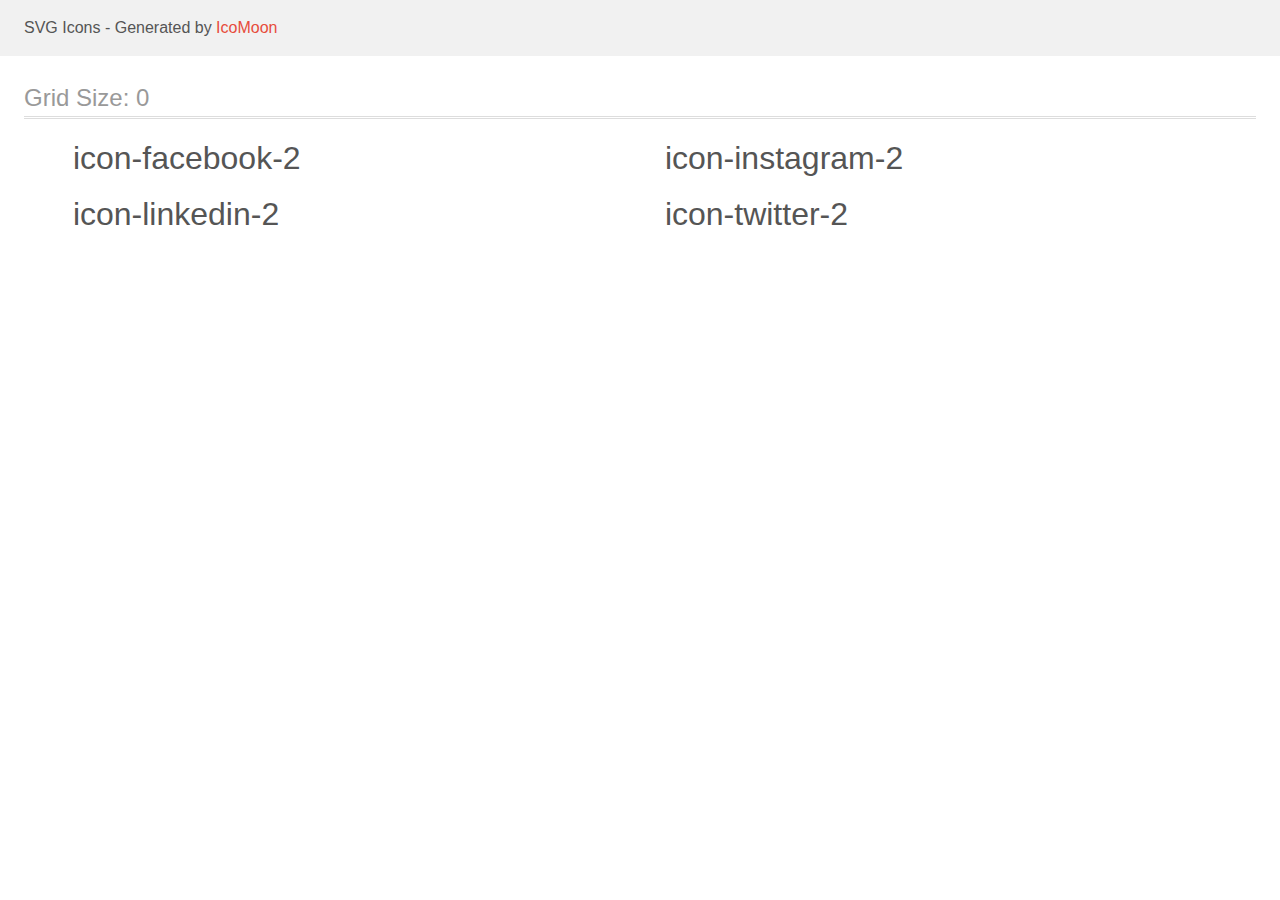
<file: images/icomoon 4/demo.html>
<!doctype html>
<html>
<head>
    <title>IcoMoon - SVG Icons</title>
    <meta charset="utf-8">
    <meta name="viewport" content="width=device-width, initial-scale=1">
    <link rel="stylesheet" href="demo-files/demo.css">
    <link rel="stylesheet" href="style.css">
</head>
<body>
<svg aria-hidden="true" style="position: absolute; width: 0; height: 0; overflow: hidden;" version="1.1" xmlns="http://www.w3.org/2000/svg" xmlns:xlink="http://www.w3.org/1999/xlink">
<defs>
<symbol id="icon-facebook-2" viewBox="0 0 32 32">
<path fill="#fff" style="fill: var(--color1, #fff)" d="M21.329 5.313h2.921v-5.088c-0.504-0.069-2.237-0.225-4.256-0.225-4.212 0-7.097 2.649-7.097 7.519v4.481h-4.648v5.688h4.648v14.312h5.699v-14.311h4.46l0.708-5.688h-5.169v-3.919c0.001-1.644 0.444-2.769 2.735-2.769z"></path>
</symbol>
<symbol id="icon-instagram-2" viewBox="0 0 32 32">
<path fill="#fff" style="fill: var(--color1, #fff)" d="M31.969 9.408c-0.075-1.7-0.35-2.869-0.744-3.882-0.406-1.075-1.032-2.038-1.851-2.838-0.8-0.813-1.769-1.444-2.832-1.844-1.019-0.394-2.182-0.669-3.882-0.744-1.713-0.081-2.257-0.1-6.601-0.1s-4.888 0.019-6.595 0.094c-1.7 0.075-2.869 0.35-3.882 0.744-1.075 0.406-2.038 1.031-2.838 1.85-0.813 0.8-1.444 1.769-1.844 2.832-0.394 1.019-0.669 2.182-0.744 3.882-0.081 1.713-0.1 2.257-0.1 6.601s0.019 4.888 0.094 6.595c0.075 1.7 0.35 2.869 0.744 3.882 0.406 1.075 1.038 2.038 1.85 2.838 0.8 0.813 1.769 1.444 2.832 1.844 1.019 0.394 2.182 0.669 3.882 0.744 1.706 0.075 2.25 0.094 6.595 0.094s4.888-0.019 6.595-0.094c1.7-0.075 2.869-0.35 3.882-0.744 2.151-0.832 3.851-2.532 4.682-4.682 0.394-1.019 0.669-2.182 0.744-3.882 0.075-1.707 0.094-2.251 0.094-6.595s-0.006-4.888-0.081-6.595zM29.087 22.473c-0.069 1.563-0.331 2.407-0.55 2.969-0.538 1.394-1.644 2.5-3.038 3.038-0.563 0.219-1.413 0.481-2.969 0.55-1.688 0.075-2.194 0.094-6.464 0.094s-4.782-0.019-6.464-0.094c-1.563-0.069-2.407-0.331-2.969-0.55-0.694-0.256-1.325-0.663-1.838-1.194-0.531-0.519-0.938-1.144-1.194-1.838-0.219-0.563-0.481-1.413-0.55-2.969-0.075-1.688-0.094-2.194-0.094-6.464s0.019-4.782 0.094-6.464c0.069-1.563 0.331-2.407 0.55-2.969 0.256-0.694 0.663-1.325 1.2-1.838 0.519-0.531 1.144-0.938 1.838-1.194 0.563-0.219 1.413-0.481 2.969-0.55 1.688-0.075 2.194-0.094 6.464-0.094 4.276 0 4.782 0.019 6.464 0.094 1.563 0.069 2.407 0.331 2.969 0.55 0.694 0.256 1.325 0.662 1.838 1.194 0.531 0.519 0.938 1.144 1.194 1.838 0.219 0.563 0.481 1.413 0.55 2.969 0.075 1.688 0.094 2.194 0.094 6.464s-0.019 4.77-0.094 6.458z"></path>
<path fill="#fff" style="fill: var(--color1, #fff)" d="M16.059 7.783c-4.538 0-8.22 3.682-8.22 8.22s3.682 8.22 8.22 8.22c4.539 0 8.22-3.682 8.22-8.22s-3.682-8.22-8.22-8.22zM16.059 21.335c-2.944 0-5.332-2.388-5.332-5.332s2.388-5.332 5.332-5.332c2.944 0 5.332 2.388 5.332 5.332s-2.388 5.332-5.332 5.332z"></path>
<path fill="#fff" style="fill: var(--color1, #fff)" d="M26.524 7.458c0 1.060-0.859 1.919-1.919 1.919s-1.919-0.859-1.919-1.919c0-1.060 0.859-1.919 1.919-1.919s1.919 0.859 1.919 1.919z"></path>
</symbol>
<symbol id="icon-linkedin-2" viewBox="0 0 32 32">
<path fill="#fff" style="fill: var(--color1, #fff)" d="M31.992 32v-0.001h0.008v-11.736c0-5.741-1.236-10.164-7.948-10.164-3.227 0-5.392 1.771-6.276 3.449h-0.093v-2.913h-6.364v21.364h6.627v-10.579c0-2.785 0.528-5.479 3.977-5.479 3.399 0 3.449 3.179 3.449 5.657v10.401h6.62z"></path>
<path fill="#fff" style="fill: var(--color1, #fff)" d="M0.528 10.636h6.635v21.364h-6.635v-21.364z"></path>
<path fill="#fff" style="fill: var(--color1, #fff)" d="M3.843 0c-2.121 0-3.843 1.721-3.843 3.843s1.721 3.879 3.843 3.879c2.121 0 3.843-1.757 3.843-3.879-0.001-2.121-1.723-3.843-3.843-3.843v0z"></path>
</symbol>
<symbol id="icon-twitter-2" viewBox="0 0 32 32">
<path fill="#fff" style="fill: var(--color1, #fff)" d="M32 6.078c-1.19 0.522-2.458 0.868-3.78 1.036 1.36-0.812 2.398-2.088 2.886-3.626-1.268 0.756-2.668 1.29-4.16 1.588-1.204-1.282-2.92-2.076-4.792-2.076-3.632 0-6.556 2.948-6.556 6.562 0 0.52 0.044 1.020 0.152 1.496-5.454-0.266-10.28-2.88-13.522-6.862-0.566 0.982-0.898 2.106-0.898 3.316 0 2.272 1.17 4.286 2.914 5.452-1.054-0.020-2.088-0.326-2.964-0.808 0 0.020 0 0.046 0 0.072 0 3.188 2.274 5.836 5.256 6.446-0.534 0.146-1.116 0.216-1.72 0.216-0.42 0-0.844-0.024-1.242-0.112 0.85 2.598 3.262 4.508 6.13 4.57-2.232 1.746-5.066 2.798-8.134 2.798-0.538 0-1.054-0.024-1.57-0.090 2.906 1.874 6.35 2.944 10.064 2.944 12.072 0 18.672-10 18.672-18.668 0-0.29-0.010-0.57-0.024-0.848 1.302-0.924 2.396-2.078 3.288-3.406z"></path>
</symbol>
</defs>
</svg>

<header class="bgc1 clearfix">
<div class="mhl">
    <p>SVG Icons - Generated by <a href="https://icomoon.io/app">IcoMoon</a></p>
</div>
</header>
    <div class="clearfix mhl ptl">
        <h1 class="mvm mtn fgc1">Grid Size: 0</h1>
        <div class="glyph fs1">
            <div class="clearfix pbs">
                <svg class="icon icon-facebook-2"><use xlink:href="#icon-facebook-2"></use></svg><span class="name"> icon-facebook-2</span>
            </div>
        </div>
        <div class="glyph fs1">
            <div class="clearfix pbs">
                <svg class="icon icon-instagram-2"><use xlink:href="#icon-instagram-2"></use></svg><span class="name"> icon-instagram-2</span>
            </div>
        </div>
        <div class="glyph fs1">
            <div class="clearfix pbs">
                <svg class="icon icon-linkedin-2"><use xlink:href="#icon-linkedin-2"></use></svg><span class="name"> icon-linkedin-2</span>
            </div>
        </div>
        <div class="glyph fs1">
            <div class="clearfix pbs">
                <svg class="icon icon-twitter-2"><use xlink:href="#icon-twitter-2"></use></svg><span class="name"> icon-twitter-2</span>
            </div>
        </div>
  </div>
<script defer src="svgxuse.js"></script>
</body>
</html>
</file>
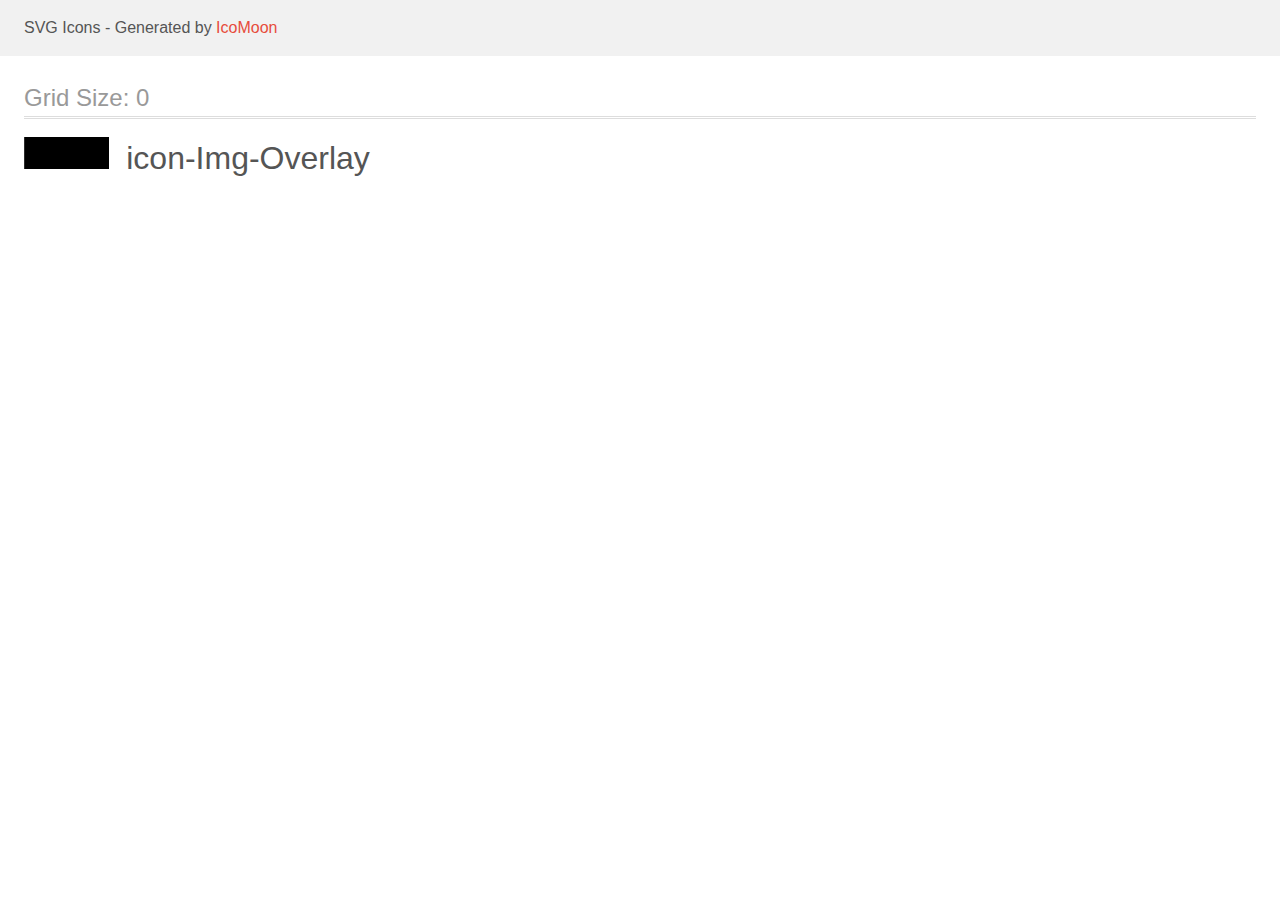
<file: images/icomoon 5/demo.html>
<!doctype html>
<html>
<head>
    <title>IcoMoon - SVG Icons</title>
    <meta charset="utf-8">
    <meta name="viewport" content="width=device-width, initial-scale=1">
    <link rel="stylesheet" href="demo-files/demo.css">
    <link rel="stylesheet" href="style.css">
</head>
<body>
<svg aria-hidden="true" style="position: absolute; width: 0; height: 0; overflow: hidden;" version="1.1" xmlns="http://www.w3.org/2000/svg" xmlns:xlink="http://www.w3.org/1999/xlink">
<defs>
<symbol id="icon-Img-Overlay" viewBox="0 0 85 32">
<path d="M0 0h85.333v32h-85.333z"></path>
</symbol>
</defs>
</svg>

<header class="bgc1 clearfix">
<div class="mhl">
    <p>SVG Icons - Generated by <a href="https://icomoon.io/app">IcoMoon</a></p>
</div>
</header>
    <div class="clearfix mhl ptl">
        <h1 class="mvm mtn fgc1">Grid Size: 0</h1>
        <div class="glyph fs1">
            <div class="clearfix pbs">
                <svg class="icon icon-Img-Overlay"><use xlink:href="#icon-Img-Overlay"></use></svg><span class="name"> icon-Img-Overlay</span>
            </div>
        </div>
  </div>
<script defer src="svgxuse.js"></script>
</body>
</html>
</file>
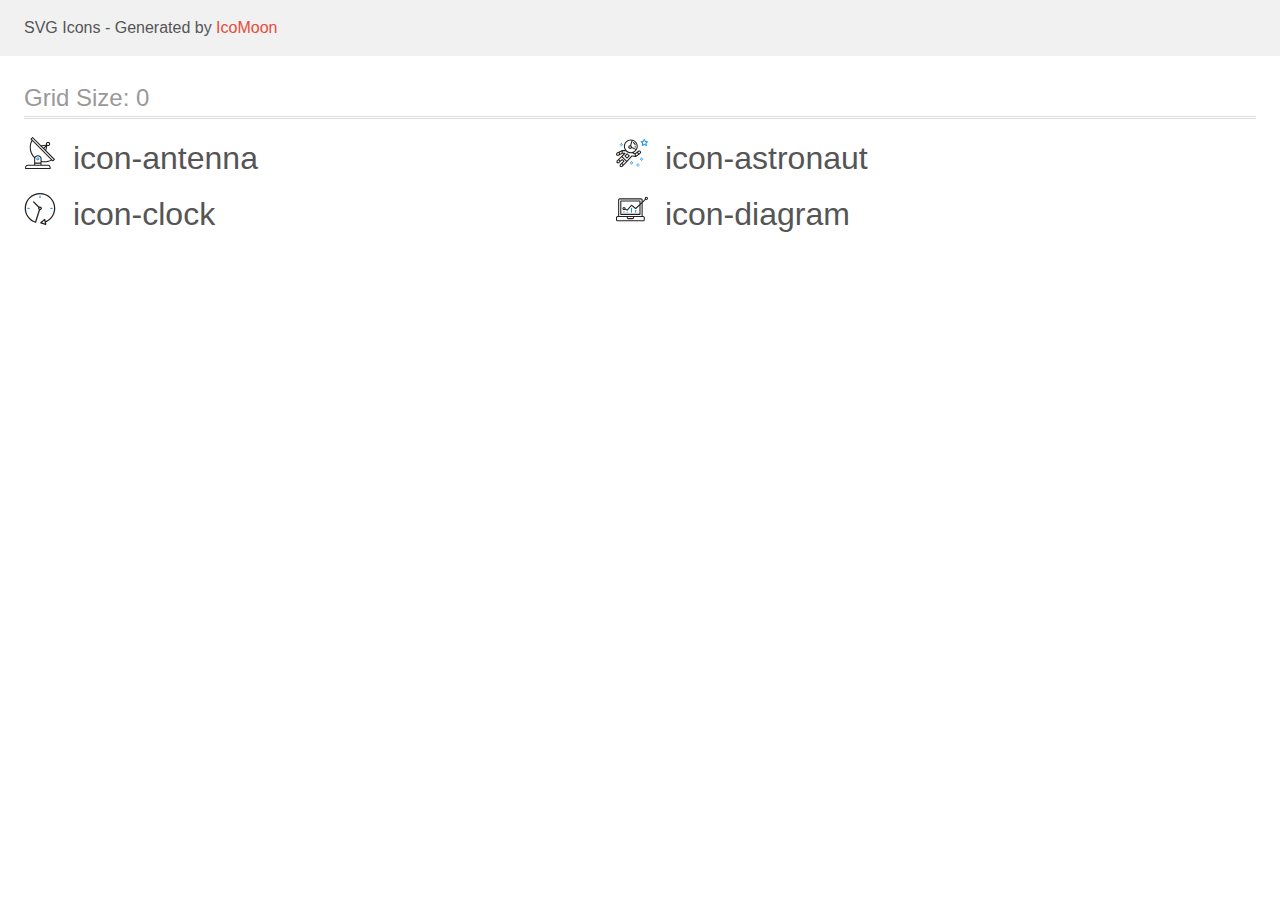
<file: images/icomoon 6/demo.html>
<!doctype html>
<html>
<head>
    <title>IcoMoon - SVG Icons</title>
    <meta charset="utf-8">
    <meta name="viewport" content="width=device-width, initial-scale=1">
    <link rel="stylesheet" href="demo-files/demo.css">
    <link rel="stylesheet" href="style.css">
</head>
<body>
<svg aria-hidden="true" style="position: absolute; width: 0; height: 0; overflow: hidden;" version="1.1" xmlns="http://www.w3.org/2000/svg" xmlns:xlink="http://www.w3.org/1999/xlink">
<defs>
<symbol id="icon-antenna" viewBox="0 0 32 32">
<path fill="#212121" style="fill: var(--color1, #212121)" d="M30.773 22.098l-8.443-8.505 0.937-4.616c0.225 0.090 0.485 0.144 0.758 0.146h0.007c0.008 0 0.017 0 0.026 0 1.192 0 2.159-0.967 2.159-2.159s-0.967-2.159-2.159-2.159c-1.192 0-2.159 0.967-2.159 2.159 0 0.259 0.046 0.508 0.13 0.739l-0.005-0.015-4.96 0.606-8.091-8.133c-0.096-0.098-0.229-0.159-0.376-0.16h-0c-0.14 0.001-0.274 0.057-0.373 0.155l-1.512 1.504c-0.096 0.097-0.156 0.23-0.156 0.377s0.060 0.281 0.156 0.377v0l0.814 0.825c-1.143 2.062-1.816 4.522-1.816 7.139 0 4.106 1.656 7.824 4.336 10.525l-0.001-0.001c0.043 0.041 0.092 0.074 0.146 0.097-0.032 0.164-0.051 0.353-0.052 0.546v6.188h-6.4c-1.472 0.001-2.666 1.194-2.667 2.666v1.067c0 0.295 0.239 0.534 0.534 0.534h24.534c0.294 0 0.533-0.239 0.533-0.534v-1.067c-0.002-1.472-1.195-2.665-2.666-2.666h-6.4v-2.742c1.003 0.21 2.024 0.317 3.049 0.32 2.58-0.003 5.005-0.663 7.117-1.822l-0.077 0.039 0.818 0.823c0.099 0.101 0.235 0.159 0.376 0.16 0.14-0.001 0.274-0.057 0.373-0.155l1.512-1.504c0.096-0.097 0.156-0.23 0.156-0.377s-0.060-0.281-0.156-0.377v0zM23.28 6.233c0.193-0.192 0.459-0.31 0.752-0.31 0.589 0 1.067 0.478 1.067 1.066s-0.477 1.066-1.067 1.066c-0 0-0 0-0 0h-0.004c-0.587-0.003-1.061-0.479-1.061-1.066 0-0.295 0.12-0.563 0.314-0.756l0-0h-0.002zM22.024 9.737l-0.598 2.946-1.175-1.183 1.774-1.763zM21.419 8.835l-1.92 1.909-1.486-1.493 3.406-0.416zM24.004 28.8c0.884 0 1.6 0.716 1.6 1.6v0 0.534h-23.466v-0.534c0-0.884 0.716-1.6 1.6-1.6v0h20.267zM16.538 26.666v1.067h-5.334v-1.067h5.334zM11.204 25.6v-4.053c0-1.294 1.196-2.346 2.667-2.346s2.667 1.053 2.667 2.346v4.053h-5.334zM17.604 23.904v-2.357c0-1.882-1.675-3.413-3.733-3.413-0.017-0-0.038-0-0.058-0-1.353 0-2.54 0.707-3.213 1.771l-0.009 0.016c-2.36-2.482-3.812-5.846-3.812-9.55 0-2.314 0.567-4.496 1.569-6.414l-0.036 0.077 18.602 18.709c-1.823 0.947-3.979 1.502-6.266 1.502-1.079 0-2.128-0.124-3.136-0.357l0.093 0.018zM28.893 23.22l-21.057-21.181 0.754-0.752 7.935 7.98c0.004 0 0.006 0.007 0.010 0.010l13.114 13.191-0.757 0.752z"></path>
<path fill="#2196f3" style="fill: var(--color2, #2196f3)" d="M13.876 20.267h-0.005c-0.001 0-0.002 0-0.002 0-0.884 0-1.6 0.716-1.6 1.6s0.715 1.599 1.597 1.6h0.005c0.001 0 0.001 0 0.002 0 0.884 0 1.6-0.716 1.6-1.6s-0.715-1.599-1.598-1.6h-0zM14.249 22.245c-0.096 0.096-0.229 0.155-0.376 0.155-0.295 0-0.534-0.239-0.534-0.534s0.238-0.533 0.532-0.533h0c0.293 0.001 0.531 0.239 0.531 0.533 0 0.148-0.060 0.282-0.157 0.378l-0 0h0.005z"></path>
</symbol>
<symbol id="icon-astronaut" viewBox="0 0 32 32">
<path fill="#2196f3" style="fill: var(--color2, #2196f3)" d="M31.974 4.524c-0.064-0.191-0.227-0.332-0.427-0.362l-0.003-0-1.911-0.278-0.855-1.731c-0.179-0.365-0.777-0.365-0.956 0l-0.855 1.731-1.911 0.278c-0.26 0.039-0.457 0.26-0.457 0.528 0 0.15 0.062 0.285 0.161 0.382l1.383 1.348-0.326 1.903c-0.034 0.2 0.048 0.402 0.212 0.522 0.166 0.12 0.383 0.135 0.562 0.040l1.709-0.899 1.709 0.899c0.072 0.038 0.157 0.061 0.247 0.061 0.295 0 0.534-0.239 0.534-0.534 0-0.031-0.003-0.062-0.008-0.092l0 0.003-0.326-1.903 1.383-1.348c0.099-0.097 0.161-0.233 0.161-0.382 0-0.059-0.009-0.115-0.027-0.168l0.001 0.004zM29.511 5.851c-0.126 0.122-0.183 0.299-0.153 0.472l0.191 1.114-1-0.526c-0.072-0.039-0.158-0.062-0.249-0.062s-0.177 0.023-0.252 0.063l0.003-0.001-1 0.526 0.191-1.114c0.005-0.027 0.008-0.059 0.008-0.091 0-0.149-0.061-0.285-0.16-0.381l-0-0-0.811-0.79 1.119-0.162c0.174-0.025 0.324-0.134 0.402-0.292l0.5-1.013 0.5 1.013c0.078 0.158 0.228 0.267 0.402 0.292l1.119 0.162-0.809 0.79zM26.134 20.522h-1.067v1.067h1.067v-1.067zM26.134 22.656h-1.067v1.066h1.067v-1.066zM27.2 21.589h-1.067v1.067h1.067v-1.067zM25.067 21.589h-1.067v1.067h1.067v-1.067zM22.4 26.389h-1.067v1.067h1.067v-1.067zM22.4 28.523h-1.067v1.067h1.067v-1.067zM23.467 27.456h-1.067v1.067h1.067v-1.067zM21.334 27.456h-1.067v1.067h1.067v-1.067zM16 24.256h-1.066v1.067h1.066v-1.067zM16 26.389h-1.066v1.067h1.066v-1.067zM17.067 25.322h-1.067v1.067h1.067v-1.067zM14.934 25.322h-1.067v1.067h1.067v-1.067zM5.867 6.122h-1.066v1.066h1.066v-1.066zM5.867 8.256h-1.066v1.066h1.066v-1.066zM6.933 7.189h-1.067v1.067h1.066v-1.067zM4.8 7.189h-1.067v1.067h1.067v-1.067z"></path>
<path fill="#212121" style="fill: var(--color1, #212121)" d="M24.715 14.16c-0.28-0.376-0.698-0.636-1.179-0.703l-0.009-0.001c-0.076-0.012-0.164-0.018-0.254-0.018-0.411 0-0.789 0.139-1.090 0.373l0.004-0.003-1.253 0.96-1.898 1.417-1.358-0.541c2.421-1.086 4.113-3.508 4.113-6.32 0-3.823-3.122-6.934-6.961-6.934s-6.961 3.11-6.961 6.934c0 1.386 0.415 2.674 1.12 3.759l-2.768-0.024c-0.009 0-0.016 0.005-0.023 0.005-0.057 0.003-0.11 0.014-0.159 0.033l0.004-0.001c-0.013 0.005-0.026 0.007-0.038 0.013-0.006 0.003-0.013 0.003-0.019 0.006l-3.233 1.596c-0 0-0.001 0-0.001 0.001l-1.893 0.91c-0.024 0.011-0.045 0.023-0.065 0.036l0.001-0.001c-0.482 0.324-0.795 0.867-0.795 1.483 0 0.297 0.073 0.577 0.201 0.823l-0.005-0.010c0.22 0.424 0.592 0.742 1.043 0.885l0.013 0.003c0.161 0.053 0.345 0.083 0.537 0.083 0.308 0 0.598-0.078 0.851-0.216l-0.009 0.005 1.388-0.738 2.264-1.169 1.357-0.008-5.442 5.415c0 0.001-0.001 0.001-0.001 0.001l-1.339 1.333c-0.303 0.299-0.491 0.714-0.491 1.173 0 0.002 0 0.003 0 0.005v-0c0.002 0.919 0.748 1.664 1.667 1.664 0.001 0 0.002 0 0.002 0h-0c0.428 0 0.854-0.162 1.18-0.485l1.314-1.309 1.741-1.3 0.901 0.897-3.102 3.088c-0.303 0.299-0.491 0.714-0.491 1.173 0 0.001 0 0.003 0 0.004v-0c0 0.445 0.174 0.864 0.49 1.179 0.302 0.3 0.717 0.485 1.176 0.485 0.001 0 0.002 0 0.003 0h-0c0.427 0 0.855-0.162 1.18-0.485l4.488-4.472c0.007-0.006 0.016-0.009 0.022-0.016l5.166-5.658 3.471 0.494c0.025 0.004 0.050 0.006 0.075 0.006 0.064 0 0.127-0.016 0.187-0.038 0.017-0.006 0.032-0.015 0.049-0.023 0.019-0.010 0.039-0.015 0.058-0.027l3.213-2.133c0.012-0.008 0.018-0.021 0.029-0.030 0.013-0.010 0.029-0.014 0.041-0.026l1.271-1.191c0.348-0.326 0.564-0.787 0.564-1.3 0-0.4-0.132-0.769-0.355-1.066l0.003 0.005zM2.13 17.77c-0.098 0.054-0.215 0.086-0.34 0.086-0.078 0-0.153-0.013-0.224-0.036l0.005 0.001c-0.294-0.093-0.504-0.364-0.504-0.683 0-0.235 0.114-0.444 0.289-0.575l0.002-0.001 1.314-0.632 0.316 0.924 0.133 0.389-0.992 0.527zM5.627 15.942l-1.548 0.8-0.255-0.746-0.184-0.537 2.027-1.001-0.040 1.484zM20.727 9.322c0 0.918-0.219 1.785-0.599 2.56l-4.181-1.899c-0.044-0.575-0.342-1.072-0.782-1.384l-0.006-0.004 1.464-4.861c2.377 0.757 4.104 2.975 4.104 5.588zM8.938 9.322c0-3.235 2.644-5.867 5.894-5.867 0.253 0 0.5 0.022 0.745 0.053l-1.432 4.753c-0.019 0-0.037-0.006-0.057-0.006-0 0-0.001 0-0.001 0-1.032 0-1.869 0.835-1.872 1.867v0c0.003 1.031 0.84 1.867 1.872 1.867 0 0 0 0 0.001 0h-0c0.695 0 1.295-0.383 1.618-0.944l3.863 1.755c-1.075 1.447-2.795 2.39-4.737 2.39-3.25 0-5.894-2.632-5.894-5.867zM14.895 10.122c0 0.441-0.362 0.8-0.806 0.8-0 0-0.001 0-0.001 0-0.443 0-0.802-0.358-0.804-0.8v-0c0-0.441 0.361-0.8 0.806-0.8s0.806 0.359 0.806 0.8zM2.464 25.146c-0.11 0.109-0.261 0.176-0.428 0.176s-0.317-0.067-0.427-0.175l0 0c-0.109-0.108-0.176-0.257-0.176-0.422s0.067-0.314 0.176-0.422l0-0 0.962-0.959 0.852 0.848-0.959 0.954zM5.678 28.88c-0.11 0.109-0.261 0.176-0.428 0.176s-0.317-0.067-0.427-0.175l0 0c-0.109-0.108-0.176-0.257-0.176-0.422s0.067-0.314 0.176-0.422l0-0 0.963-0.959 0.852 0.848-0.96 0.955zM9.16 25.411l-0.001 0.001-1.765 1.76-0.852-0.848 1.765-1.757c0.040-0.040 0.065-0.088 0.090-0.136 0.007-0.014 0.020-0.026 0.026-0.040 0.016-0.041 0.019-0.085 0.026-0.128 0.003-0.025 0.014-0.048 0.014-0.073 0-0.035-0.013-0.070-0.020-0.105-0.006-0.032-0.006-0.064-0.019-0.096-0.025-0.053-0.055-0.098-0.092-0.138l0 0c-0.010-0.012-0.014-0.026-0.025-0.038h-0.001s0-0.001-0.001-0.002l-1.607-1.6c-0.017-0.017-0.039-0.024-0.058-0.038-0.025-0.021-0.054-0.040-0.084-0.056l-0.003-0.001c-0.026-0.012-0.058-0.023-0.090-0.031l-0.003-0.001c-0.030-0.009-0.065-0.017-0.101-0.020l-0.002-0c-0.007-0-0.015-0-0.023-0-0.026 0-0.051 0.002-0.075 0.005l0.003-0c-0.036 0.005-0.069 0.009-0.104 0.021s-0.064 0.027-0.094 0.045c-0.020 0.011-0.043 0.015-0.061 0.029l-1.774 1.324-0.901-0.897 2.399-2.386 4.36 4.289-0.928 0.919zM15.979 18.394c-0.016-0.002-0.030 0.004-0.046 0.003-0.008-0-0.017-0.001-0.027-0.001-0.031 0-0.062 0.003-0.092 0.008l0.003-0c-0.070 0.011-0.132 0.035-0.187 0.070l0.002-0.001c-0.030 0.018-0.057 0.037-0.083 0.061-0.013 0.011-0.028 0.016-0.040 0.029l-4.698 5.146-4.328-4.256 2.833-2.818c0.096-0.097 0.156-0.23 0.156-0.377 0-0.295-0.239-0.534-0.534-0.534-0.001 0-0.001 0-0.002 0h0l-2.219 0.013 0.028-1.607 3.104 0.027c1.264 1.297 3.027 2.101 4.978 2.101 0.001 0 0.002 0 0.003 0h-0c0.438 0 0.864-0.046 1.28-0.122 0.040 0.032 0.080 0.064 0.129 0.085l2.41 0.96 0.152 0.758 0.178 0.886-3.003-0.427zM20.020 18.572l-0.313-1.558 1.446-1.080 0.946 1.257-2.080 1.381zM23.773 15.741l-0.837 0.785-0.931-1.236 0.831-0.637c0.155-0.119 0.351-0.168 0.543-0.143 0.193 0.027 0.364 0.128 0.48 0.284 0.088 0.117 0.141 0.265 0.141 0.426 0 0.206-0.087 0.391-0.226 0.521l-0 0z"></path>
<path fill="#212121" style="fill: var(--color1, #212121)" d="M13.602 18.544l-2.143-2.134c-0.096-0.096-0.229-0.155-0.376-0.155s-0.28 0.059-0.376 0.155l-2.143 2.133c-0.097 0.097-0.156 0.23-0.156 0.378s0.060 0.281 0.156 0.378l-0-0 2.142 2.134c0.096 0.096 0.229 0.156 0.376 0.156s0.28-0.059 0.376-0.156v0l2.143-2.134c0.097-0.097 0.157-0.23 0.157-0.378s-0.060-0.281-0.157-0.378l-0-0zM11.083 20.303l-1.387-1.381 1.386-1.381 1.387 1.381-1.387 1.381zM17.164 5.071l-0.258 1.036c0.071 0.018 1.738 0.452 1.738 2.149h1.067c0-2.017-1.666-2.965-2.547-3.184zM19.711 9.322h-1.067v1.066h1.067v-1.066z"></path>
</symbol>
<symbol id="icon-clock" viewBox="0 0 32 32">
<path fill="#212121" style="fill: var(--color1, #212121)" d="M31.296 15.301c-0.001-8.452-6.855-15.303-15.308-15.301s-15.303 6.855-15.301 15.308c0.002 6.788 4.422 12.543 10.541 14.545l0.108 0.031c0.061 0.019 0.123 0.029 0.187 0.029 0.12 0 0.238-0.032 0.342-0.094 0.135-0.080 0.236-0.207 0.283-0.357l3.865-12.25c1.054-0.004 1.906-0.859 1.906-1.913 0-1.056-0.856-1.913-1.913-1.913-0.303 0-0.59 0.071-0.845 0.196l0.011-0.005-5.106-5.107c-0.114-0.11-0.271-0.179-0.443-0.179-0.352 0-0.638 0.286-0.638 0.638 0 0.172 0.068 0.328 0.179 0.443l-0-0 5.103 5.109c-0.121 0.241-0.191 0.525-0.191 0.826 0 0.602 0.283 1.137 0.723 1.48l0.004 0.003-3.682 11.673c-7.278-2.681-11.004-10.754-8.324-18.032s10.754-11.004 18.032-8.323c7.278 2.681 11.004 10.754 8.323 18.032-1.345 3.581-4.003 6.406-7.374 7.938l-0.088 0.036-0.398-1.874c-0.063-0.291-0.318-0.506-0.624-0.506-0.164 0-0.313 0.062-0.426 0.163l0.001-0.001-3.837 3.426c-0.132 0.117-0.214 0.287-0.214 0.477 0 0.283 0.185 0.524 0.441 0.606l0.005 0.001 4.899 1.563c0.058 0.020 0.126 0.031 0.196 0.031 0.352 0 0.637-0.285 0.637-0.637 0-0.047-0.005-0.093-0.015-0.138l0.001 0.004-0.391-1.839c5.528-2.374 9.329-7.772 9.329-14.057 0-0.011 0-0.023-0-0.034v0.002zM15.992 14.664c0.352 0 0.638 0.286 0.638 0.638s-0.285 0.638-0.638 0.638v0c-0.352 0-0.638-0.286-0.638-0.638s0.286-0.638 0.638-0.638v0zM18.092 29.528l2.184-1.948 0.603 2.84-2.787-0.892z"></path>
<path fill="#2196f3" style="fill: var(--color2, #2196f3)" d="M15.354 3.185v1.275c0 0.352 0.286 0.638 0.638 0.638s0.638-0.285 0.638-0.638v0-1.275c0-0.352-0.285-0.638-0.638-0.638s-0.638 0.285-0.638 0.638v0zM3.876 14.664c-0.352 0-0.638 0.286-0.638 0.638s0.285 0.638 0.638 0.638h1.275c0.352 0 0.638-0.286 0.638-0.638s-0.285-0.638-0.638-0.638h-1.275zM28.108 15.939c0.352 0 0.638-0.286 0.638-0.638s-0.285-0.638-0.638-0.638h-1.275c-0.352 0-0.638 0.286-0.638 0.638s0.285 0.638 0.638 0.638h1.275z"></path>
</symbol>
<symbol id="icon-diagram" viewBox="0 0 32 32">
<path fill="#2196f3" style="fill: var(--color2, #2196f3)" d="M14.926 14.965h1.066v4.798h-1.066v-4.798zM19.19 17.097h1.066v2.665h-1.066v-2.665zM10.661 18.696h1.066v1.066h-1.066v-1.066zM7.463 18.163h1.066v1.599h-1.066v-1.599z"></path>
<path fill="#212121" style="fill: var(--color1, #212121)" d="M1.599 28.291h25.586c0 0 0 0 0 0 0.883 0 1.599-0.716 1.599-1.599v0-2.132c0-0.883-0.716-1.599-1.599-1.599v0h-0.533v-13.294l3.028-2.868c0.207 0.104 0.452 0.166 0.711 0.166 0.888 0 1.608-0.72 1.608-1.608s-0.72-1.608-1.608-1.608c-0.888 0-1.608 0.72-1.608 1.608 0 0.247 0.056 0.481 0.155 0.69l-0.004-0.010-2.281 2.162v-1.23c0-0.883-0.716-1.599-1.599-1.599v0h-21.323c-0.883 0-1.599 0.716-1.599 1.599v0 15.992h-0.533c-0.883 0-1.599 0.716-1.599 1.599v0 2.132c0 0.883 0.716 1.599 1.599 1.599v0zM30.384 4.837c0.294 0 0.533 0.239 0.533 0.533s-0.239 0.533-0.533 0.533v0c-0.294 0-0.533-0.239-0.533-0.533s0.239-0.533 0.533-0.533v0zM3.198 6.969c0-0.294 0.239-0.533 0.533-0.533h21.323c0.294 0 0.533 0.239 0.533 0.533v2.239l-1.066 1.013v-2.185c0-0.295-0.239-0.534-0.534-0.534h-19.189c-0.294 0-0.534 0.239-0.534 0.533v13.327c0 0.294 0.239 0.533 0.534 0.533h19.189c0.295 0 0.534-0.239 0.534-0.533v-9.675l1.066-1.010v12.283h-22.389v-15.991zM7.996 13.899c-0.001 0-0.003 0-0.005 0-0.883 0-1.599 0.716-1.599 1.599s0.716 1.599 1.599 1.599c0.432 0 0.824-0.172 1.112-0.45l-0 0 1.853 0.93c0.215 0.107 0.476 0.057 0.636-0.122l3.939-4.432 3.872 2.902c0.208 0.155 0.498 0.139 0.686-0.039l3.365-3.188v8.131h-18.123v-12.261h18.123v2.661l-3.771 3.572-3.904-2.927c-0.088-0.067-0.2-0.107-0.32-0.107-0.158 0-0.3 0.069-0.398 0.178l-0 0.001-3.993 4.493-1.493-0.746c0.011-0.064 0.017-0.128 0.020-0.193 0-0.883-0.716-1.599-1.599-1.599v0zM8.529 15.498c0 0.294-0.239 0.533-0.533 0.533s-0.533-0.239-0.533-0.533v0c0-0.294 0.239-0.533 0.533-0.533s0.533 0.239 0.533 0.533v0zM11.727 24.026h5.33v0.533c0 0.294-0.238 0.533-0.533 0.533h-4.265c-0.294 0-0.533-0.239-0.533-0.533v0-0.533zM1.067 24.56c0-0.294 0.238-0.533 0.533-0.533h9.062v0.533c0 0.883 0.716 1.599 1.599 1.599v0h4.265c0.883 0 1.599-0.716 1.599-1.599v0-0.533h9.062c0.294 0 0.533 0.239 0.533 0.533v2.132c0 0.294-0.239 0.533-0.533 0.533h-25.586c-0 0-0 0-0 0-0.294 0-0.533-0.239-0.533-0.533 0 0 0 0 0 0v0-2.132z"></path>
</symbol>
</defs>
</svg>

<header class="bgc1 clearfix">
<div class="mhl">
    <p>SVG Icons - Generated by <a href="https://icomoon.io/app">IcoMoon</a></p>
</div>
</header>
    <div class="clearfix mhl ptl">
        <h1 class="mvm mtn fgc1">Grid Size: 0</h1>
        <div class="glyph fs1">
            <div class="clearfix pbs">
                <svg class="icon icon-antenna"><use xlink:href="#icon-antenna"></use></svg><span class="name"> icon-antenna</span>
            </div>
        </div>
        <div class="glyph fs1">
            <div class="clearfix pbs">
                <svg class="icon icon-astronaut"><use xlink:href="#icon-astronaut"></use></svg><span class="name"> icon-astronaut</span>
            </div>
        </div>
        <div class="glyph fs1">
            <div class="clearfix pbs">
                <svg class="icon icon-clock"><use xlink:href="#icon-clock"></use></svg><span class="name"> icon-clock</span>
            </div>
        </div>
        <div class="glyph fs1">
            <div class="clearfix pbs">
                <svg class="icon icon-diagram"><use xlink:href="#icon-diagram"></use></svg><span class="name"> icon-diagram</span>
            </div>
        </div>
  </div>
<script defer src="svgxuse.js"></script>
</body>
</html>
</file>
<file: css/styles.css>
:root {
  --primary-text-color: #212121;
  --secondary-text-color: #757575;
  --hover-color: #2196f3;
  --background-color: #ffffff;
  --footer-background: #2f303a;
  --our-team-background: #f5f4fa;
  --features-background: #2f303a;
  --button-bacground: #188ce8;
  --our-job-bacground: #e5e5e5;
  --button-text: #ffffff;
  --hover-button: #188ce8;
  --icon-color: #afb1b8;
}

p,
h1,
h2,
h3,
h4,
h5,
h6 {
  margin: 0;
}

ul,
ol {
  margin: 0;
  padding-left: 0;
}

a {
  color: currentColor;
}

body {
  background-color: var(--background-color);
  font-family: "Roboto";
}

input {
  padding: 8px;
  font-family: inherit;
  width: 440px;
  top: 50px;
  left: 50px;
}

label {
  display: flex;
  flex-direction: column;
  margin-bottom: 18px;
}

img {
  display: block;
  max-width: 100%;
  height: auto;
}

.list {
  list-style: none;
}

.link {
  text-decoration: none;
}

.container {
  width: 1200px;
  margin: 0 auto;
  padding: 0 15px;
  /* outline: 2px solid red; */
}

.header {
  display: flex;
  align-items: center;
  background-color: var(--background-color);
  border-bottom: 1px solid #ececec;
}

.header > .container {
  display: flex;
  align-items: center;
}

.visually-hidden {
  position: absolute;
  white-space: nowrap;
  width: 1px;
  height: 1px;
  overflow: hidden;
  border: 0;
  padding: 0;
  clip: rect(0 0 0 0);
  clip-path: inset(50%);
  margin: -1px;
}

.web-studio {
  display: block;
  padding-top: 24px;
  padding-bottom: 24px;
  text-align: center;
  font-family: Raleway;
  font-weight: 700;
  font-size: 26px;
  line-height: 1.19;
  text-decoration: none;
  color: var(--hover-color);
}

.studio {
  color: var(--primary-text-color);
}

.header-nav {
  align-items: center;
  margin-left: 93px;
}

.header-list {
  display: flex;
  gap: 50px;
}

.header-list-item {
  display: block;
}

.header-link {
  padding: 30px 0;
  display: block;
  font-weight: 500;
  font-size: 14px;
  line-height: 1.14;
  letter-spacing: 0.02em;
  color: var(--primary-text-color);
  transition: color 250ms cubic-bezier(0.4, 0, 0.2, 1);
}

.current-page {
  color: var(--hover-color);
  position: relative;
}

.current-page::after {
  content: "";
  position: absolute;
  left: 0;
  bottom: -2px;
  display: block;
  width: 100%;
  height: 4px;
  background-color: var(--hover-color);
  border-radius: 2px;
}

.current-page,
.header-link:hover,
.header-link:focus {
  color: var(--hover-color);
}

.contacts {
  display: flex;
  gap: 50px;
  margin-left: auto;
}

.contacts-item {
}

.header-mail {
  padding-top: 32px;
  padding-bottom: 32px;
  display: flex;
  align-items: center;
  font-weight: 500;
  font-size: 14px;
  line-height: 1.14;
  letter-spacing: 0.02em;
  color: var(--secondary-text-color);
  transition: color 250ms cubic-bezier(0.4, 0, 0.2, 1);
}

.header-mail:hover,
.header-mail:focus {
  color: var(--hover-color);
}

.header-tel {
  padding-top: 32px;
  padding-bottom: 32px;
  display: flex;
  align-items: center;
  font-weight: 500;
  font-size: 14px;
  line-height: 1.14;
  letter-spacing: 0.02em;
  color: var(--secondary-text-color);
  transition: color 250ms cubic-bezier(0.4, 0, 0.2, 1);
}

.header-tel:hover,
.header-tel:focus {
  color: var(--hover-color);
}

.contacts-icon {
  display: inline-block;
  margin-right: 10px;
  fill: currentColor;
}

.hero {
  margin: 0 auto;
  max-width: 1600px;
  height: 600px;
  background-color: var(--features-background);
  padding: 200px 0;
  background-image: linear-gradient(
      rgba(47, 48, 58, 0.4),
      rgba(47, 48, 58, 0.4)
    ),
    url(../images/Fone.jpg);
  background-repeat: no-repeat;
  background-position: center;
  background-size: cover;
}

.hero .container {
  width: 696px;
}

.features-main {
  margin-bottom: 20px;
  text-align: center;
  font-weight: 900;
  font-size: 44px;
  line-height: 1.36;
  letter-spacing: 0.06em;
  text-transform: uppercase;
  color: var(--background-color);
}

.button {
  padding: 10px 32px;
  text-align: center;
  font-family: inherit;
  font-weight: 700;
  display: block;
  margin: 0 auto;
  font-size: 16px;
  line-height: 1.87;
  letter-spacing: 0.06em;
  color: var(--button-text);
  background-color: var(--button-bacground);
  box-sizing: border-box;
  border-radius: 5px;
  border: none;
  min-width: 200px;
  height: 50px;
  box-shadow: 0px 4px 4px rgba(0, 0, 0, 0.15);
  transition: background-color 250ms cubic-bezier(0.4, 0, 0.2, 1);
}

.button:hover,
.button:focus {
  background-color: var(--hover-color);
}

.page-sections {
  padding: 94px 0;
}

.features-list {
  display: flex;
  margin: -15px;
}

.features-item {
  margin: 15px;
  flex-basis: calc(100% / 4 - 30px);
}

.page-icons {
  margin-bottom: 30px;
  display: flex;
  justify-content: center;
  gap: 30px;
  width: 270px;
  height: 120px;
  background-color: var(--our-team-background);
  border-radius: 4px;
  display: flex;
  align-items: center;
  justify-content: center;
}

.page-social-icon {
  fill: var(--primary-text-color);
}

.features-sub-title {
  margin-bottom: 10px;
  font-weight: 700;
  font-size: 14px;
  line-height: 1.14;
  letter-spacing: 0.03em;
  text-transform: uppercase;
  color: var(--primary-text-color);
}

.features-description {
  font-size: 14px;
  line-height: 1.71;
  letter-spacing: 0.03em;
  color: var(--secondary-text-color);
}

.our-job {
  padding-top: 0;
}

.our-job-title {
  text-align: center;
  margin-bottom: 50px;
  font-weight: 700;
  font-size: 36px;
  line-height: 1.16;
  letter-spacing: 0.03em;
  color: var(--primary-text-color);
}

.our-job-list {
  display: flex;
  gap: 30px;
}

.our-job-item {
  background-color: var(--background-color);
  position: relative;
}

.our-job-element {
  background-color: rgba(47, 48, 58, 0.8);
  width: 370px;
  height: 70px;
  position: absolute;
  bottom: 0;
  font-weight: 700;
  font-size: 14px;
  line-height: 1.14;
  display: flex;
  justify-content: center;
  align-items: center;
  text-align: center;
  letter-spacing: 0.03em;
  text-transform: uppercase;
  color: var(--button-text);
}

.our-team {
  background-color: var(--our-team-background);
}

.team-box {
  padding: 30px 0;
}

.our-team-title {
  text-align: center;
  margin-bottom: 50px;
  font-weight: 700;
  font-size: 36px;
  line-height: 1.16;
  letter-spacing: 0.03em;
  color: var(--primary-text-color);
}

.our-team-list {
  display: flex;
  gap: 30px;
}

.our-team-item {
  background-color: var(--background-color);
  box-shadow: 0px 1px 3px rgba(0, 0, 0, 0.12), 0px 1px 1px rgba(0, 0, 0, 0.14),
    0px 2px 1px rgba(0, 0, 0, 0.2);
  border-radius: 0px 0px 4px 4px;
}

.emoloyees {
  margin-bottom: 10px;
  font-weight: 500;
  font-size: 16px;
  line-height: 1.18;
  text-align: center;
  letter-spacing: 0.03em;
  color: var(--primary-text-color);
}

.position {
  margin-bottom: 16px;
  line-height: 1.19;
  text-align: center;
  letter-spacing: 0.03em;
  color: var(--secondary-text-color);
}

.team-social {
  display: flex;
  justify-content: center;
  gap: 10px;
}

.team-social-item {
}

.team-social-link {
  border-radius: 50%;
  width: 44px;
  height: 44px;
  display: flex;
  align-items: center;
  justify-content: center;
  background-color: transparent;
  transition: background-color 250ms cubic-bezier(0.4, 0, 0.2, 1);
}

.team-social-icon {
  display: inline-flex;
  fill: var(--icon-color);
  transition: fill 250ms cubic-bezier(0.4, 0, 0.2, 1);
}

.team-social-link:hover,
.team-social-link:focus {
  background-color: var(--hover-color);
}

.team-social-link:hover .team-social-icon,
.team-social-link:focus .team-social-icon {
  fill: var(--button-text);
}

.regular-clients {
  padding: 94px 0;
}

.regular-clients-title {
  font-weight: 700;
  font-size: 36px;
  line-height: 1.16;
  text-align: center;
  letter-spacing: 0.03em;
  color: var(--primary-text-color);
  margin-bottom: 50px;
}

.regular-clients-list {
  display: flex;
  gap: 30px;
}

.regular-clients-item {
}

.regular-clients-link {
  border: 1px solid #afb1b8;
  border-radius: 4px;
  width: 170px;
  height: 92px;
  outline: transparent;
  display: flex;
  align-items: center;
  justify-content: center;
  transition: border 250ms cubic-bezier(0.4, 0, 0.2, 1);
}

.regular-clients-icon {
  display: inline-flex;
  fill: var(--icon-color);
  transition: fill 250ms cubic-bezier(0.4, 0, 0.2, 1);
}

.regular-clients-link:hover .regular-clients-icon,
.regular-clients-link:focus .regular-clients-icon {
  fill: var(--hover-color);
}

.regular-clients-link:hover,
.regular-clients-link:focus {
  border: 1px solid var(--hover-color);
  fill: var(--hover-color);
}

.footer {
  padding: 60px 0;
  background-color: var(--footer-background);
}

.footer .container {
  display: flex;
  align-items: baseline;
}

.footer-contacts {
}

.footer-logo {
  display: block;
  margin-bottom: 20px;
  font-family: "Raleway";
  font-style: normal;
  font-weight: 700;
  font-size: 26px;
  line-height: 1.19;
  letter-spacing: 0.03em;
  text-decoration: none;
  color: var(--hover-color);
}

.studio-footer {
  color: var(--button-text);
}

.address {
  color: var(--button-text);
  font-style: normal;
  font-size: 14px;
  line-height: 1.7;
}

.footer-list {
}

.footer-item:not(:last-child) {
  margin-bottom: 9px;
}

.footer-address {
  margin-bottom: 9px;
  font-weight: 400;
  font-size: 14px;
  line-height: 1.71;
  letter-spacing: 0.03em;
  color: var(--button-text);
  transition: color 250ms cubic-bezier(0.4, 0, 0.2, 1);
}

.footer-address:hover,
.footer-address:focus {
  color: var(--hover-color);
}

.footer-tel {
  font-size: 14px;
  line-height: 1.71;
  letter-spacing: 0.03em;
  color: rgba(255, 255, 255, 0.6);
  transition: color 250ms cubic-bezier(0.4, 0, 0.2, 1);
}

.footer-tel:hover,
.footer-tel:focus {
  color: var(--hover-color);
}

.footer-mail {
  font-size: 14px;
  line-height: 1.71;
  letter-spacing: 0.03em;
  color: rgba(255, 255, 255, 0.6);
  transition: color 250ms cubic-bezier(0.4, 0, 0.2, 1);
}

.footer-mail:hover,
.footer-mail:focus {
  color: var(--hover-color);
}
.join-us {
  margin-left: 70px;
}

.join-us-title {
  margin-bottom: 20px;
  font-weight: 700;
  font-size: 14px;
  line-height: 1.14;
  letter-spacing: 0.03em;
  text-transform: uppercase;
  color: var(--button-text);
  transition: color 250ms cubic-bezier(0.4, 0, 0.2, 1);
}

.join-us-list {
  display: flex;
  gap: 10px;
}

.join-us-item {
}

.join-us-link {
  border-radius: 50%;
  background-color: rgba(255, 255, 255, 0.1);
  width: 44px;
  height: 44px;
  display: flex;
  align-items: center;
  justify-content: center;
  transition: bacground-color 250ms cubic-bezier(0.4, 0, 0.2, 1);
}

.join-us-icon {
  fill: var(--button-text);
}

.join-us-link:hover,
.join-us-link:focus {
  background-color: var(--hover-color);
}

.subscribe {
  margin-left: auto;
}
.subscribe-form {
  display: flex;
}

.subscribe-text {
  display: flex;
  margin-bottom: 20px;
  font-weight: 700;
  font-size: 14px;
  line-height: 1.14;
  letter-spacing: 0.03em;
  text-transform: uppercase;
  color: var(--button-text);
}

.subscribe-input {
  display: flex;
  margin-right: 10px;
  width: 358px;
  height: 50px;
  color: var(--button-text);
  font-weight: 400;
  font-size: 16px;
  line-height: 1.25;
  letter-spacing: 0.03em;
  background-color: transparent;
  border: 1px solid rgba(255, 255, 255, 0.3);
  filter: drop-shadow(0px 4px 4px rgba(0, 0, 0, 0.15));
  border-radius: 4px;
  outline: transparent;
}

.subscribe-input::placeholder {
  font-size: 16px;
  line-height: 1.25;
  letter-spacing: 0.03em;
  color: var(--button-text);
}

.subscribe-input:hover,
.subscribe-input:focus {
  border: 1px solid var(--hover-color);
}

.subscribe-button {
  padding: 10px 28px;
  width: 200px;
  height: 50px;
  background-color: var(--hover-color);
  box-shadow: 0px 4px 4px rgba(0, 0, 0, 0.15);
  border-radius: 4px;
  border-color: var(--hover-color);
  font-weight: 700;
  font-size: 16px;
  line-height: 1.87;
  color: var(--button-text);
  display: flex;
  align-items: center;
  letter-spacing: 0.06em;
  transition: background-color 250ms cubic-bezier(0.4, 0, 0.2, 1);
}

.subscribe-icon {
  fill: var(--background-color);
  margin-left: 10px;
}

.subscribe-button:hover,
.subscribe-buttonn:focus {
  background-color: var(--hover-color);
}

.menu {
  background-color: var(--background-color);
}

.menu-list {
  display: flex;
  gap: 8px;
  margin-bottom: 50px;
  justify-content: center;
}

.menu-item {
}

.menu-button {
  font-family: inherit;
  font-weight: 500;
  font-size: 16px;
  line-height: 1.62;
  text-align: center;
  cursor: pointer;
  letter-spacing: 0.03em;
  color: var(--primary-text-color);
  padding: 6px 22px;
  border-radius: 4px;
  border-color: transparent;
  transition: box-shadow 250ms cubic-bezier(0.4, 0, 0.2, 1),
    color 250ms cubic-bezier(0.4, 0, 0.2, 1),
    background-color 250ms cubic-bezier(0.4, 0, 0.2, 1);
}

.current-button,
.menu-button:hover,
.menu-button:focus {
  color: var(--button-text);
  background-color: var(--hover-button);
  box-shadow: 0px 1px 1px rgba(0, 0, 0, 0.12), 0px 4px 4px rgba(0, 0, 0, 0.06),
    1px 4px 6px rgba(0, 0, 0, 0.16);
}

.projects {
  background-color: var(--background-color);
}

.projects-list {
  display: flex;
  flex-wrap: wrap;
  column-gap: 30px;
  row-gap: 30px;
}

.project-item {
  flex-basis: calc((100% - 2 * 30px) / 3);
}

.portfolio-icon {
  display: block;
  outline: transparent;
  transition: transform 250ms cubic-bezier(0.4, 0, 0.2, 1),
    box-shadow 250ms cubic-bezier(0.4, 0, 0.2, 1);
}

.portfolio-icon:hover,
.portfolio-icon:focus {
  box-shadow: 0px 1px 1px rgba(0, 0, 0, 0.12), 0px 4px 4px rgba(0, 0, 0, 0.06),
    1px 4px 6px rgba(0, 0, 0, 0.16);
}

.portfolio-box {
  padding: 20px 24px;
  border: 1px solid #eeeeee;
  border-top: 0;
}

.portfolio-overlay {
  position: relative;
  overflow: hidden;
}

.portfolio-text {
  top: 0;
  left: 0;
  width: 100%;
  height: 100%;
  padding: 63px 24px;
  color: var(--button-text);
  font-size: 18px;
  line-height: 1.56;
  background-color: rgba(33, 150, 243, 0.9);
  content: "";
  position: absolute;
  transform: translateY(101%);
  transition: transform 250ms cubic-bezier(0.4, 0, 0.2, 1);
}

.portfolio-icon:hover .portfolio-text,
.portfolio-icon:focus .portfolio-text {
  transform: translateY(0);
  box-shadow: 0px 1px 1px rgba(0, 0, 0, 0.12), 0px 4px 4px rgba(0, 0, 0, 0.06),
    1px 4px 6px rgba(0, 0, 0, 0.16);
}

.projects-title {
  font-weight: 700;
  font-size: 18px;
  line-height: 2;
  letter-spacing: 0.06em;
  color: var(--primary-text-color);
}

.project-description {
  font-weight: 400;
  font-size: 16px;
  line-height: 30px;
  letter-spacing: 0.03em;
  color: var(--secondary-text-color);
}

.portfolio-icon:hover,
.portfolio-icon:focus {
  display: block;
  box-shadow: 0px 1px 1px rgba(0, 0, 0, 0.12), 0px 4px 4px rgba(0, 0, 0, 0.06),
    1px 4px 6px rgba(0, 0, 0, 0.16);
}

.backdrop {
  position: fixed;
  top: 0;
  width: 100vw;
  height: 100vh;
  background-color: rgba(0, 0, 0, 0.2);
  transition: opacity 250ms cubic-bezier(0.4, 0, 0.2, 1),
    visibility 250ms cubic-bezier(0.4, 0, 0.2, 1);
}

.backdrop.is-hidden .modal {
  transform: translate(-50%, -50%) scale(0) rotate(360deg);
}

.modal {
  background-color: var(--background-color);
  border-radius: 4px;
  width: 528px;
  min-height: 581px;
  position: absolute;
  top: 50%;
  left: 50%;
  transform: translate(-50%, -50%) scale(1) rotate(0);
  transition: transform 250ms cubic-bezier(0.4, 0, 0.2, 1);
  padding: 40px;
  box-shadow: 0px 1px 3px rgba(0, 0, 0, 0.12), 0px 1px 1px rgba(0, 0, 0, 0.14),
    0px 2px 1px rgba(0, 0, 0, 0.2);
  border-radius: 4px;
}

.close-button {
  position: absolute;
  top: 10px;
  right: 10px;
  width: 30px;
  height: 30px;
  border: 1px solid rgba(0, 0, 0, 0.1);
  border-radius: 50%;
  background-color: transparent;
  display: flex;
  justify-content: center;
  align-items: center;
}

.is-hidden {
  opacity: 0;
  visibility: hidden;
  pointer-events: none;
}

.close-button:hover,
.close-button:focus {
  color: var(--icon-color);
}

.modal-title {
  display: block;
  font-weight: 700;
  font-size: 20px;
  line-height: 1.15;
  text-align: center;
  letter-spacing: 0.03em;
  color: var(--primary-text-color);
  margin-bottom: 12px;
}

.modal-input {
  width: 448px;
  height: 40px;
  border: 1px solid rgba(33, 33, 33, 0.2);
  border-radius: 4px;
  padding-left: 35px;
  transition: border 250ms cubic-bezier(0.4, 0, 0.2, 1);
  outline: transparent;
  transition: border-color 250ms cubic-bezier(0.4, 0, 0.2, 1);
}

.modal-input:hover,
.modal-input:focus {
  border-color: var(--hover-color);
}

.modal-input:hover + .icon-input,
.modal-input:focus + .icon-input {
  fill: var(--hover-color);
}

.modal-icon {
  position: relative;
}

.icon-input {
  position: absolute;
  left: 8px;
  top: 50%;
  transform: translateY(-50%);
  transition: fill 250ms cubic-bezier(0.4, 0, 0.2, 1);
}

.icon-input:hover,
.icon-input:focus {
  fill: var(--hover-color);
}

.modal-label {
  font-weight: 400;
  font-size: 12px;
  line-height: 1.16;
  letter-spacing: 0.01em;
  color: var(--secondary-text-color);
  margin-bottom: 4px;
}

.modal-window {
  margin-bottom: 20px;
}

.modal-comment {
  display: block;
  width: 100%;
  height: 120px;
  border: 1px solid rgba(33, 33, 33, 0.2);
  border-radius: 4px;
  resize: none;
  padding: 12px 16px;
  outline: transparent;
}

.modal-comment:hover,
.modal-comment:focus {
  border-color: var(--hover-color);
}

.modal-comment::placeholder {
  font-weight: 400;
  font-size: 12px;
  line-height: 1.16;
  letter-spacing: 0.01em;
  color: rgba(117, 117, 117, 0.5);
}

.checkbox {
  margin-bottom: 30px;
  padding: 0 12px;
}

.modal-checkbox {
  position: relative;
  left: 30px;
  display: block;
  align-items: center;
  justify-content: space-between;
  margin: 0;
  font-weight: 400;
  font-size: 14px;
  line-height: 1.71;
  letter-spacing: 0.03em;
  color: var(--secondary-text-color);
  transition: color 250ms cubic-bezier(0.4, 0, 0.2, 1);
}

.icon-checkbox {
  position: absolute;
  left: -28px;
  top: 3px;
  width: 16px;
  height: 15px;
  border: 2px solid var(--primary-text-color);
  border-radius: 3px;
  display: flex;
  align-items: center;
  justify-content: center;
  transition: border-color 250ms cubic-bezier(0.4, 0, 0.2, 1);
}

.icon-check {
  /* position: absolute; */
  fill: transparent;
}

.checkbox-link-span {
  /* position: absolute; */
  top: 0;
  margin-left: 28px;
  padding: 0;
}

.checkbox-link {
  color: var(--hover-color);
}

.checkbox-input:checked + .modal-checkbox .icon-checkbox {
  background-color: var(--hover-color);
  border-color: var(--hover-color);
}

.checkbox-input:focus + .icon-checkbox {
  border-color: var(--hover-color);
}

.checkbox-input:checked + .modal-checkbox .icon-check {
  fill: var(--background-color);
}

.send-button {
  display: flex;
  align-items: center;
  justify-content: center;
}

.checkbox-button {
  margin-left: 124px;
  margin: 0;
  width: 200px;
  height: 50px;
  font-weight: 700;
  font-size: 16px;
  line-height: 1.87;
  justify-content: center;
  letter-spacing: 0.06em;
  color: var(--button-text);
  background-color: var(--hover-color);
  box-shadow: 0px 4px 4px rgba(0, 0, 0, 0.15);
  border-radius: 4px;
  border: 1px solid var(--hover-color);
  transition: color 250ms cubic-bezier(0.4, 0, 0.2, 1),
    bacground-color 250ms cubic-bezier(0.4, 0, 0.2, 1),
    box-shadow 250ms cubic-bezier(0.4, 0, 0.2, 1);
}

.checkbox-button:hover,
.checkbox-button:focus {
  color: var(--hover-button);
  background-color: var(--hover-color);
  box-shadow: 0px 4px 4px rgba(0, 0, 0, 0.15);
}

.close-icon {
  fill: currentColor;
}

.close-icon:hover,
.close-icon:focus {
  fill: var(--button-bacground);
}
</file>
<file: images/icomoon (1)/demo-files/demo.css>
body {
  padding: 0;
  margin: 0;
  font-family: sans-serif;
  font-size: 1em;
  line-height: 1.5;
  color: #555;
  background: #fff;
}
h1 {
  font-size: 1.5em;
  font-weight: normal;
  box-shadow: 0 1px #ddd, 0 2px #fff, 0 3px #ddd;
}
small {
  font-size: .66666667em;
}
a {
  color: #e74c3c;
  text-decoration: none;
}
a:hover, a:focus {
  box-shadow: 0 1px #e74c3c;
}
.bshadow0, input {
  box-shadow: inset 0 -2px #e7e7e7;
}
input:hover {
  box-shadow: inset 0 -2px #ccc;
}
input, fieldset {
  font-size: 1em;
  margin: 0;
  padding: 0;
  border: 0;
}
input {
  color: inherit;
  line-height: 1.5;
  height: 1.5em;
  padding: .25em 0;
}
input:focus {
  outline: none;
  box-shadow: inset 0 -2px #449fdb;
}
.glyph {
  font-size: 16px;
  margin-right: 1.5em;
  float: left;
  width: 17em;
}
svg {
  color: #000;
}
.liga {
  width: 80%;
  width: calc(100% - 2.5em);
}
.talign-right {
  text-align: right;
}
.talign-center {
  text-align: center;
}
.bgc1 {
  background: #f1f1f1;
}
.fgc0 {
  color: #000;
}
.fgc1 {
  color: #999;
}
p {
  margin-top: 1em;
  margin-bottom: 1em;
}
.mvm {
  margin-top: .75em;
  margin-bottom: .75em;
}
.mtn {
  margin-top: 0;
}
.mtl, .mal {
  margin-top: 1.5em;
}
.mbl, .mal {
  margin-bottom: 1.5em;
}
.mal, .mhl {
  margin-left: 1.5em;
  margin-right: 1.5em;
}
.mhmm {
  margin-left: 1em;
  margin-right: 1em;
}
.ptl {
  padding-top: 1.5em;
}
.pbs, .pvs {
  padding-bottom: .25em;
}
.pvs, .pts {
  padding-top: .25em;
}
.unit {
  float: left;
}
.unitRight {
  float: right;
}
.size1of2 {
  width: 50%;
}
.size1of1 {
  width: 100%;
}
.clearfix:before, .clearfix:after {
  content: " ";
  display: table;
}
.clearfix:after {
  clear: both;
}
.hidden-true {
  display: none;
}
.textbox0 {
  width: 3em;
  background: #f1f1f1;
  padding: .25em .5em;
  line-height: 1.5;
  height: 1.5em;
}
.fs0 {
  font-size: 16px;
}
.fs1 {
  font-size: 32px;
}
.name {
  margin-left: .25em;
}
</file>
<file: images/icomoon (1)/style.css>
.icon {
  display: inline-block;
  width: 1em;
  height: 1em;
  stroke-width: 0;
  stroke: currentColor;
  fill: currentColor;
}

/* ==========================================
Single-colored icons can be modified like so:
.icon-name {
  font-size: 32px;
  color: red;
}
========================================== */

.icon-mail {
  width: 1.3330078125em;
}

.icon-phone {
  width: 0.625em;
}
</file>
<file: images/icomoon 2/demo-files/demo.css>
body {
  padding: 0;
  margin: 0;
  font-family: sans-serif;
  font-size: 1em;
  line-height: 1.5;
  color: #555;
  background: #fff;
}
h1 {
  font-size: 1.5em;
  font-weight: normal;
  box-shadow: 0 1px #ddd, 0 2px #fff, 0 3px #ddd;
}
small {
  font-size: .66666667em;
}
a {
  color: #e74c3c;
  text-decoration: none;
}
a:hover, a:focus {
  box-shadow: 0 1px #e74c3c;
}
.bshadow0, input {
  box-shadow: inset 0 -2px #e7e7e7;
}
input:hover {
  box-shadow: inset 0 -2px #ccc;
}
input, fieldset {
  font-size: 1em;
  margin: 0;
  padding: 0;
  border: 0;
}
input {
  color: inherit;
  line-height: 1.5;
  height: 1.5em;
  padding: .25em 0;
}
input:focus {
  outline: none;
  box-shadow: inset 0 -2px #449fdb;
}
.glyph {
  font-size: 16px;
  margin-right: 1.5em;
  float: left;
  width: 17em;
}
svg {
  color: #000;
}
.liga {
  width: 80%;
  width: calc(100% - 2.5em);
}
.talign-right {
  text-align: right;
}
.talign-center {
  text-align: center;
}
.bgc1 {
  background: #f1f1f1;
}
.fgc0 {
  color: #000;
}
.fgc1 {
  color: #999;
}
p {
  margin-top: 1em;
  margin-bottom: 1em;
}
.mvm {
  margin-top: .75em;
  margin-bottom: .75em;
}
.mtn {
  margin-top: 0;
}
.mtl, .mal {
  margin-top: 1.5em;
}
.mbl, .mal {
  margin-bottom: 1.5em;
}
.mal, .mhl {
  margin-left: 1.5em;
  margin-right: 1.5em;
}
.mhmm {
  margin-left: 1em;
  margin-right: 1em;
}
.ptl {
  padding-top: 1.5em;
}
.pbs, .pvs {
  padding-bottom: .25em;
}
.pvs, .pts {
  padding-top: .25em;
}
.unit {
  float: left;
}
.unitRight {
  float: right;
}
.size1of2 {
  width: 50%;
}
.size1of1 {
  width: 100%;
}
.clearfix:before, .clearfix:after {
  content: " ";
  display: table;
}
.clearfix:after {
  clear: both;
}
.hidden-true {
  display: none;
}
.textbox0 {
  width: 3em;
  background: #f1f1f1;
  padding: .25em .5em;
  line-height: 1.5;
  height: 1.5em;
}
.fs0 {
  font-size: 16px;
}
.fs1 {
  font-size: 32px;
}
.name {
  margin-left: .25em;
}
</file>
<file: images/icomoon 2/style.css>
.icon {
  display: inline-block;
  width: 1em;
  height: 1em;
  stroke-width: 0;
  stroke: currentColor;
  fill: currentColor;
}

/* ==========================================
Single-colored icons can be modified like so:
.icon-name {
  font-size: 32px;
  color: red;
}
========================================== */

.icon-Vector {
  width: 1.2958984375em;
}
</file>
<file: images/icomoon 3/demo-files/demo.css>
body {
  padding: 0;
  margin: 0;
  font-family: sans-serif;
  font-size: 1em;
  line-height: 1.5;
  color: #555;
  background: #fff;
}
h1 {
  font-size: 1.5em;
  font-weight: normal;
  box-shadow: 0 1px #ddd, 0 2px #fff, 0 3px #ddd;
}
small {
  font-size: .66666667em;
}
a {
  color: #e74c3c;
  text-decoration: none;
}
a:hover, a:focus {
  box-shadow: 0 1px #e74c3c;
}
.bshadow0, input {
  box-shadow: inset 0 -2px #e7e7e7;
}
input:hover {
  box-shadow: inset 0 -2px #ccc;
}
input, fieldset {
  font-size: 1em;
  margin: 0;
  padding: 0;
  border: 0;
}
input {
  color: inherit;
  line-height: 1.5;
  height: 1.5em;
  padding: .25em 0;
}
input:focus {
  outline: none;
  box-shadow: inset 0 -2px #449fdb;
}
.glyph {
  font-size: 16px;
  margin-right: 1.5em;
  float: left;
  width: 17em;
}
svg {
  color: #000;
}
.liga {
  width: 80%;
  width: calc(100% - 2.5em);
}
.talign-right {
  text-align: right;
}
.talign-center {
  text-align: center;
}
.bgc1 {
  background: #f1f1f1;
}
.fgc0 {
  color: #000;
}
.fgc1 {
  color: #999;
}
p {
  margin-top: 1em;
  margin-bottom: 1em;
}
.mvm {
  margin-top: .75em;
  margin-bottom: .75em;
}
.mtn {
  margin-top: 0;
}
.mtl, .mal {
  margin-top: 1.5em;
}
.mbl, .mal {
  margin-bottom: 1.5em;
}
.mal, .mhl {
  margin-left: 1.5em;
  margin-right: 1.5em;
}
.mhmm {
  margin-left: 1em;
  margin-right: 1em;
}
.ptl {
  padding-top: 1.5em;
}
.pbs, .pvs {
  padding-bottom: .25em;
}
.pvs, .pts {
  padding-top: .25em;
}
.unit {
  float: left;
}
.unitRight {
  float: right;
}
.size1of2 {
  width: 50%;
}
.size1of1 {
  width: 100%;
}
.clearfix:before, .clearfix:after {
  content: " ";
  display: table;
}
.clearfix:after {
  clear: both;
}
.hidden-true {
  display: none;
}
.textbox0 {
  width: 3em;
  background: #f1f1f1;
  padding: .25em .5em;
  line-height: 1.5;
  height: 1.5em;
}
.fs0 {
  font-size: 16px;
}
.fs1 {
  font-size: 32px;
}
.name {
  margin-left: .25em;
}
</file>
<file: images/icomoon 3/style.css>
.icon {
  display: inline-block;
  width: 1em;
  height: 1em;
  stroke-width: 0;
  stroke: currentColor;
  fill: currentColor;
}

/* ==========================================
Single-colored icons can be modified like so:
.icon-name {
  font-size: 32px;
  color: red;
}
========================================== */

.icon-Logo1 {
  width: 1.7666015625em;
}

.icon-Logo2 {
  width: 1.7666015625em;
}

.icon-Logo3 {
  width: 1.7666015625em;
}

.icon-Logo4 {
  width: 1.7666015625em;
}

.icon-Logo5 {
  width: 1.7666015625em;
}

.icon-Logo6 {
  width: 1.7666015625em;
}
</file>
<file: images/icomoon 4/demo-files/demo.css>
body {
  padding: 0;
  margin: 0;
  font-family: sans-serif;
  font-size: 1em;
  line-height: 1.5;
  color: #555;
  background: #fff;
}
h1 {
  font-size: 1.5em;
  font-weight: normal;
  box-shadow: 0 1px #ddd, 0 2px #fff, 0 3px #ddd;
}
small {
  font-size: .66666667em;
}
a {
  color: #e74c3c;
  text-decoration: none;
}
a:hover, a:focus {
  box-shadow: 0 1px #e74c3c;
}
.bshadow0, input {
  box-shadow: inset 0 -2px #e7e7e7;
}
input:hover {
  box-shadow: inset 0 -2px #ccc;
}
input, fieldset {
  font-size: 1em;
  margin: 0;
  padding: 0;
  border: 0;
}
input {
  color: inherit;
  line-height: 1.5;
  height: 1.5em;
  padding: .25em 0;
}
input:focus {
  outline: none;
  box-shadow: inset 0 -2px #449fdb;
}
.glyph {
  font-size: 16px;
  margin-right: 1.5em;
  float: left;
  width: 17em;
}
svg {
  color: #000;
}
.liga {
  width: 80%;
  width: calc(100% - 2.5em);
}
.talign-right {
  text-align: right;
}
.talign-center {
  text-align: center;
}
.bgc1 {
  background: #f1f1f1;
}
.fgc0 {
  color: #000;
}
.fgc1 {
  color: #999;
}
p {
  margin-top: 1em;
  margin-bottom: 1em;
}
.mvm {
  margin-top: .75em;
  margin-bottom: .75em;
}
.mtn {
  margin-top: 0;
}
.mtl, .mal {
  margin-top: 1.5em;
}
.mbl, .mal {
  margin-bottom: 1.5em;
}
.mal, .mhl {
  margin-left: 1.5em;
  margin-right: 1.5em;
}
.mhmm {
  margin-left: 1em;
  margin-right: 1em;
}
.ptl {
  padding-top: 1.5em;
}
.pbs, .pvs {
  padding-bottom: .25em;
}
.pvs, .pts {
  padding-top: .25em;
}
.unit {
  float: left;
}
.unitRight {
  float: right;
}
.size1of2 {
  width: 50%;
}
.size1of1 {
  width: 100%;
}
.clearfix:before, .clearfix:after {
  content: " ";
  display: table;
}
.clearfix:after {
  clear: both;
}
.hidden-true {
  display: none;
}
.textbox0 {
  width: 3em;
  background: #f1f1f1;
  padding: .25em .5em;
  line-height: 1.5;
  height: 1.5em;
}
.fs0 {
  font-size: 16px;
}
.fs1 {
  font-size: 32px;
}
.name {
  margin-left: .25em;
}
</file>
<file: images/icomoon 4/style.css>
.icon {
  display: inline-block;
  width: 1em;
  height: 1em;
  stroke-width: 0;
  stroke: currentColor;
  fill: currentColor;
}

/* ==========================================
Single-colored icons can be modified like so:
.icon-name {
  font-size: 32px;
  color: red;
}
========================================== */
</file>
<file: images/icomoon 5/demo-files/demo.css>
body {
  padding: 0;
  margin: 0;
  font-family: sans-serif;
  font-size: 1em;
  line-height: 1.5;
  color: #555;
  background: #fff;
}
h1 {
  font-size: 1.5em;
  font-weight: normal;
  box-shadow: 0 1px #ddd, 0 2px #fff, 0 3px #ddd;
}
small {
  font-size: .66666667em;
}
a {
  color: #e74c3c;
  text-decoration: none;
}
a:hover, a:focus {
  box-shadow: 0 1px #e74c3c;
}
.bshadow0, input {
  box-shadow: inset 0 -2px #e7e7e7;
}
input:hover {
  box-shadow: inset 0 -2px #ccc;
}
input, fieldset {
  font-size: 1em;
  margin: 0;
  padding: 0;
  border: 0;
}
input {
  color: inherit;
  line-height: 1.5;
  height: 1.5em;
  padding: .25em 0;
}
input:focus {
  outline: none;
  box-shadow: inset 0 -2px #449fdb;
}
.glyph {
  font-size: 16px;
  margin-right: 1.5em;
  float: left;
  width: 17em;
}
svg {
  color: #000;
}
.liga {
  width: 80%;
  width: calc(100% - 2.5em);
}
.talign-right {
  text-align: right;
}
.talign-center {
  text-align: center;
}
.bgc1 {
  background: #f1f1f1;
}
.fgc0 {
  color: #000;
}
.fgc1 {
  color: #999;
}
p {
  margin-top: 1em;
  margin-bottom: 1em;
}
.mvm {
  margin-top: .75em;
  margin-bottom: .75em;
}
.mtn {
  margin-top: 0;
}
.mtl, .mal {
  margin-top: 1.5em;
}
.mbl, .mal {
  margin-bottom: 1.5em;
}
.mal, .mhl {
  margin-left: 1.5em;
  margin-right: 1.5em;
}
.mhmm {
  margin-left: 1em;
  margin-right: 1em;
}
.ptl {
  padding-top: 1.5em;
}
.pbs, .pvs {
  padding-bottom: .25em;
}
.pvs, .pts {
  padding-top: .25em;
}
.unit {
  float: left;
}
.unitRight {
  float: right;
}
.size1of2 {
  width: 50%;
}
.size1of1 {
  width: 100%;
}
.clearfix:before, .clearfix:after {
  content: " ";
  display: table;
}
.clearfix:after {
  clear: both;
}
.hidden-true {
  display: none;
}
.textbox0 {
  width: 3em;
  background: #f1f1f1;
  padding: .25em .5em;
  line-height: 1.5;
  height: 1.5em;
}
.fs0 {
  font-size: 16px;
}
.fs1 {
  font-size: 32px;
}
.name {
  margin-left: .25em;
}
</file>
<file: images/icomoon 5/style.css>
.icon {
  display: inline-block;
  width: 1em;
  height: 1em;
  stroke-width: 0;
  stroke: currentColor;
  fill: currentColor;
}

/* ==========================================
Single-colored icons can be modified like so:
.icon-name {
  font-size: 32px;
  color: red;
}
========================================== */

.icon-Img-Overlay {
  width: 2.6669921875em;
}
</file>
<file: images/icomoon 6/demo-files/demo.css>
body {
  padding: 0;
  margin: 0;
  font-family: sans-serif;
  font-size: 1em;
  line-height: 1.5;
  color: #555;
  background: #fff;
}
h1 {
  font-size: 1.5em;
  font-weight: normal;
  box-shadow: 0 1px #ddd, 0 2px #fff, 0 3px #ddd;
}
small {
  font-size: .66666667em;
}
a {
  color: #e74c3c;
  text-decoration: none;
}
a:hover, a:focus {
  box-shadow: 0 1px #e74c3c;
}
.bshadow0, input {
  box-shadow: inset 0 -2px #e7e7e7;
}
input:hover {
  box-shadow: inset 0 -2px #ccc;
}
input, fieldset {
  font-size: 1em;
  margin: 0;
  padding: 0;
  border: 0;
}
input {
  color: inherit;
  line-height: 1.5;
  height: 1.5em;
  padding: .25em 0;
}
input:focus {
  outline: none;
  box-shadow: inset 0 -2px #449fdb;
}
.glyph {
  font-size: 16px;
  margin-right: 1.5em;
  float: left;
  width: 17em;
}
svg {
  color: #000;
}
.liga {
  width: 80%;
  width: calc(100% - 2.5em);
}
.talign-right {
  text-align: right;
}
.talign-center {
  text-align: center;
}
.bgc1 {
  background: #f1f1f1;
}
.fgc0 {
  color: #000;
}
.fgc1 {
  color: #999;
}
p {
  margin-top: 1em;
  margin-bottom: 1em;
}
.mvm {
  margin-top: .75em;
  margin-bottom: .75em;
}
.mtn {
  margin-top: 0;
}
.mtl, .mal {
  margin-top: 1.5em;
}
.mbl, .mal {
  margin-bottom: 1.5em;
}
.mal, .mhl {
  margin-left: 1.5em;
  margin-right: 1.5em;
}
.mhmm {
  margin-left: 1em;
  margin-right: 1em;
}
.ptl {
  padding-top: 1.5em;
}
.pbs, .pvs {
  padding-bottom: .25em;
}
.pvs, .pts {
  padding-top: .25em;
}
.unit {
  float: left;
}
.unitRight {
  float: right;
}
.size1of2 {
  width: 50%;
}
.size1of1 {
  width: 100%;
}
.clearfix:before, .clearfix:after {
  content: " ";
  display: table;
}
.clearfix:after {
  clear: both;
}
.hidden-true {
  display: none;
}
.textbox0 {
  width: 3em;
  background: #f1f1f1;
  padding: .25em .5em;
  line-height: 1.5;
  height: 1.5em;
}
.fs0 {
  font-size: 16px;
}
.fs1 {
  font-size: 32px;
}
.name {
  margin-left: .25em;
}
</file>
<file: images/icomoon 6/style.css>
.icon {
  display: inline-block;
  width: 1em;
  height: 1em;
  stroke-width: 0;
  stroke: currentColor;
  fill: currentColor;
}

/* ==========================================
Single-colored icons can be modified like so:
.icon-name {
  font-size: 32px;
  color: red;
}
========================================== */
</file>
